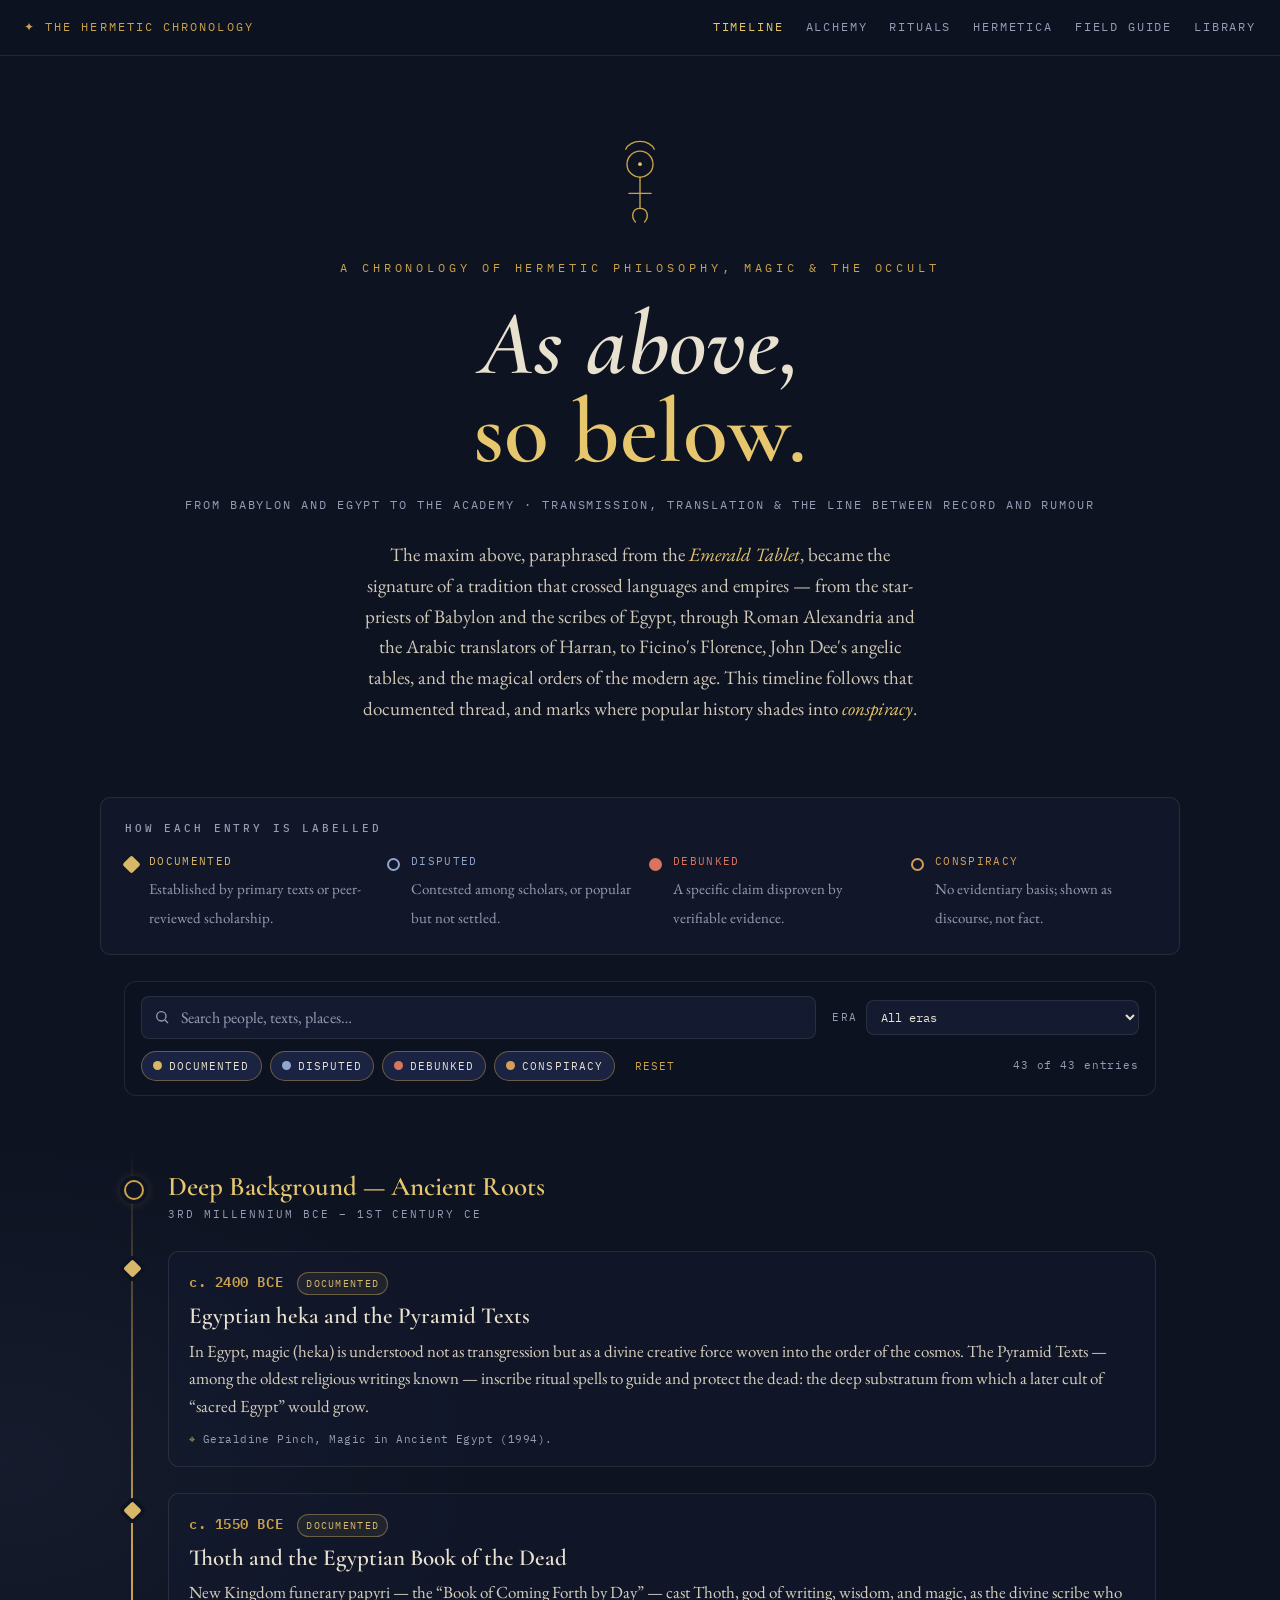
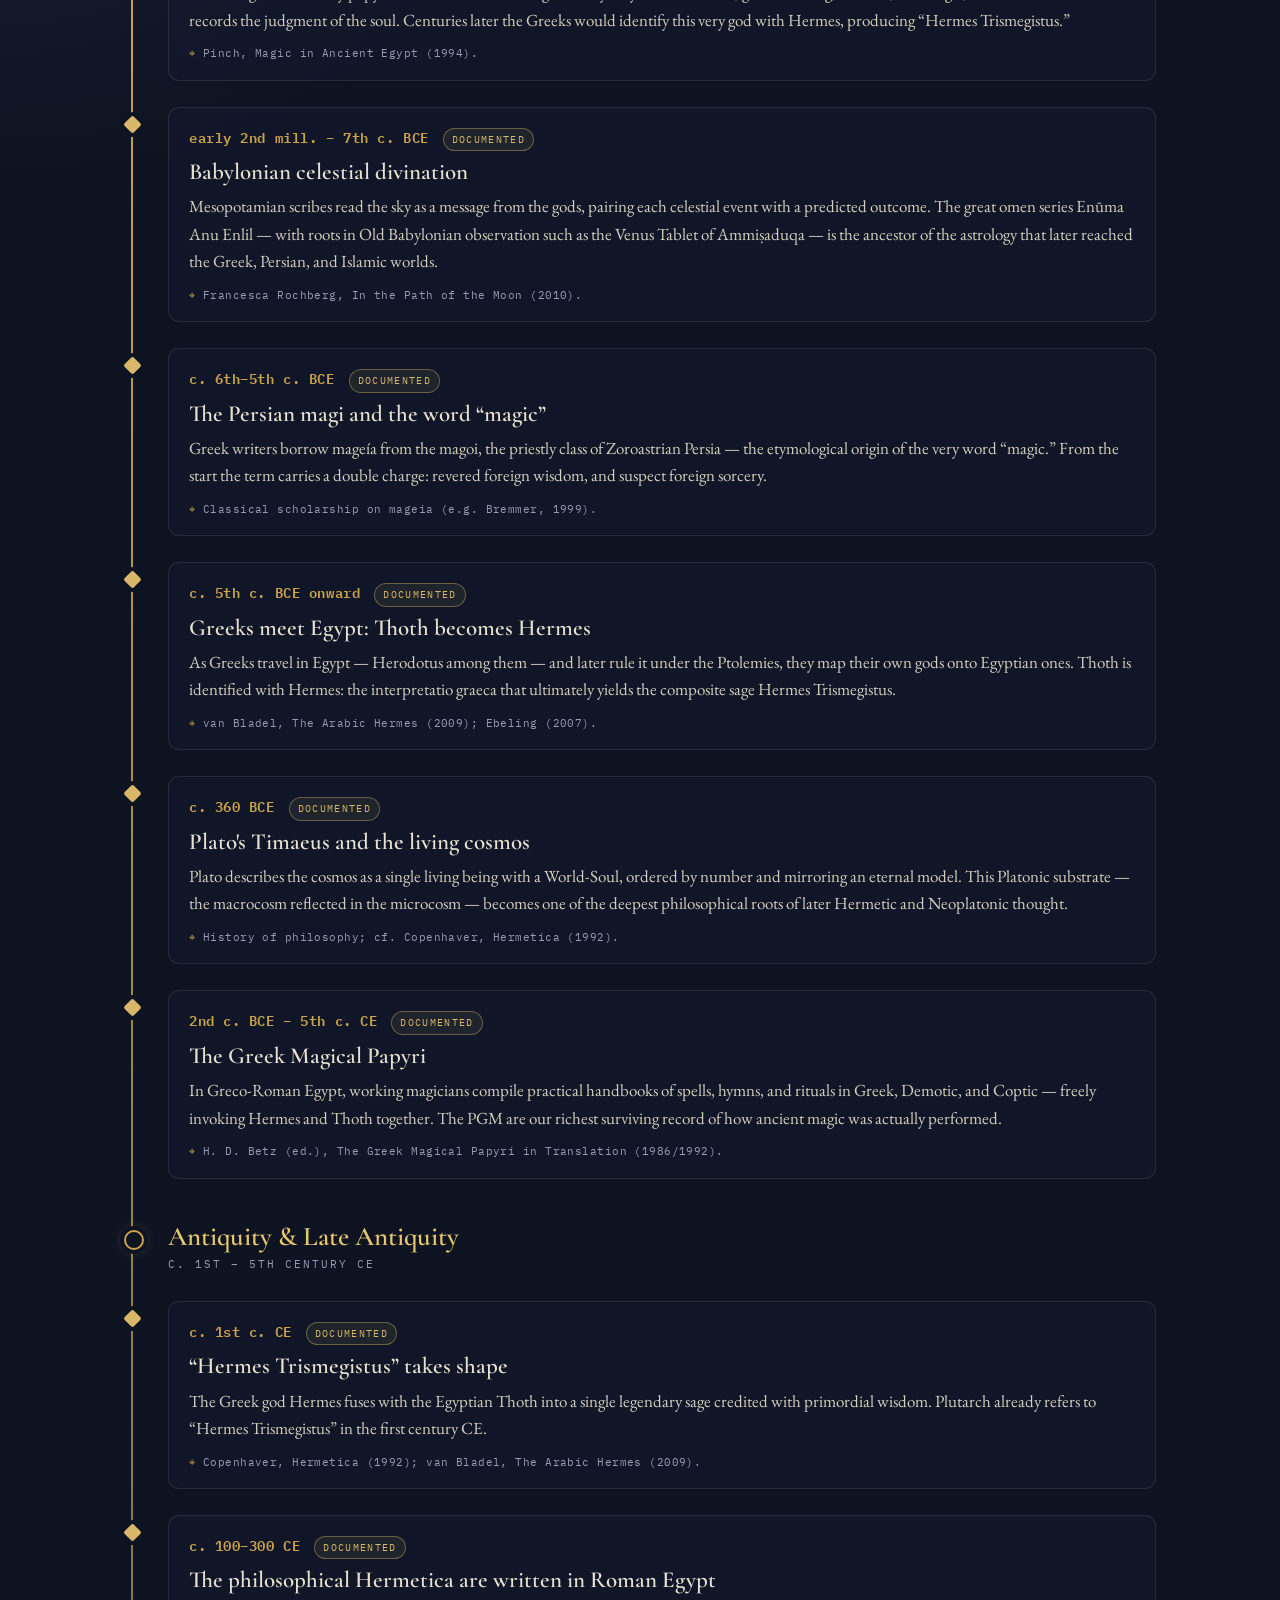
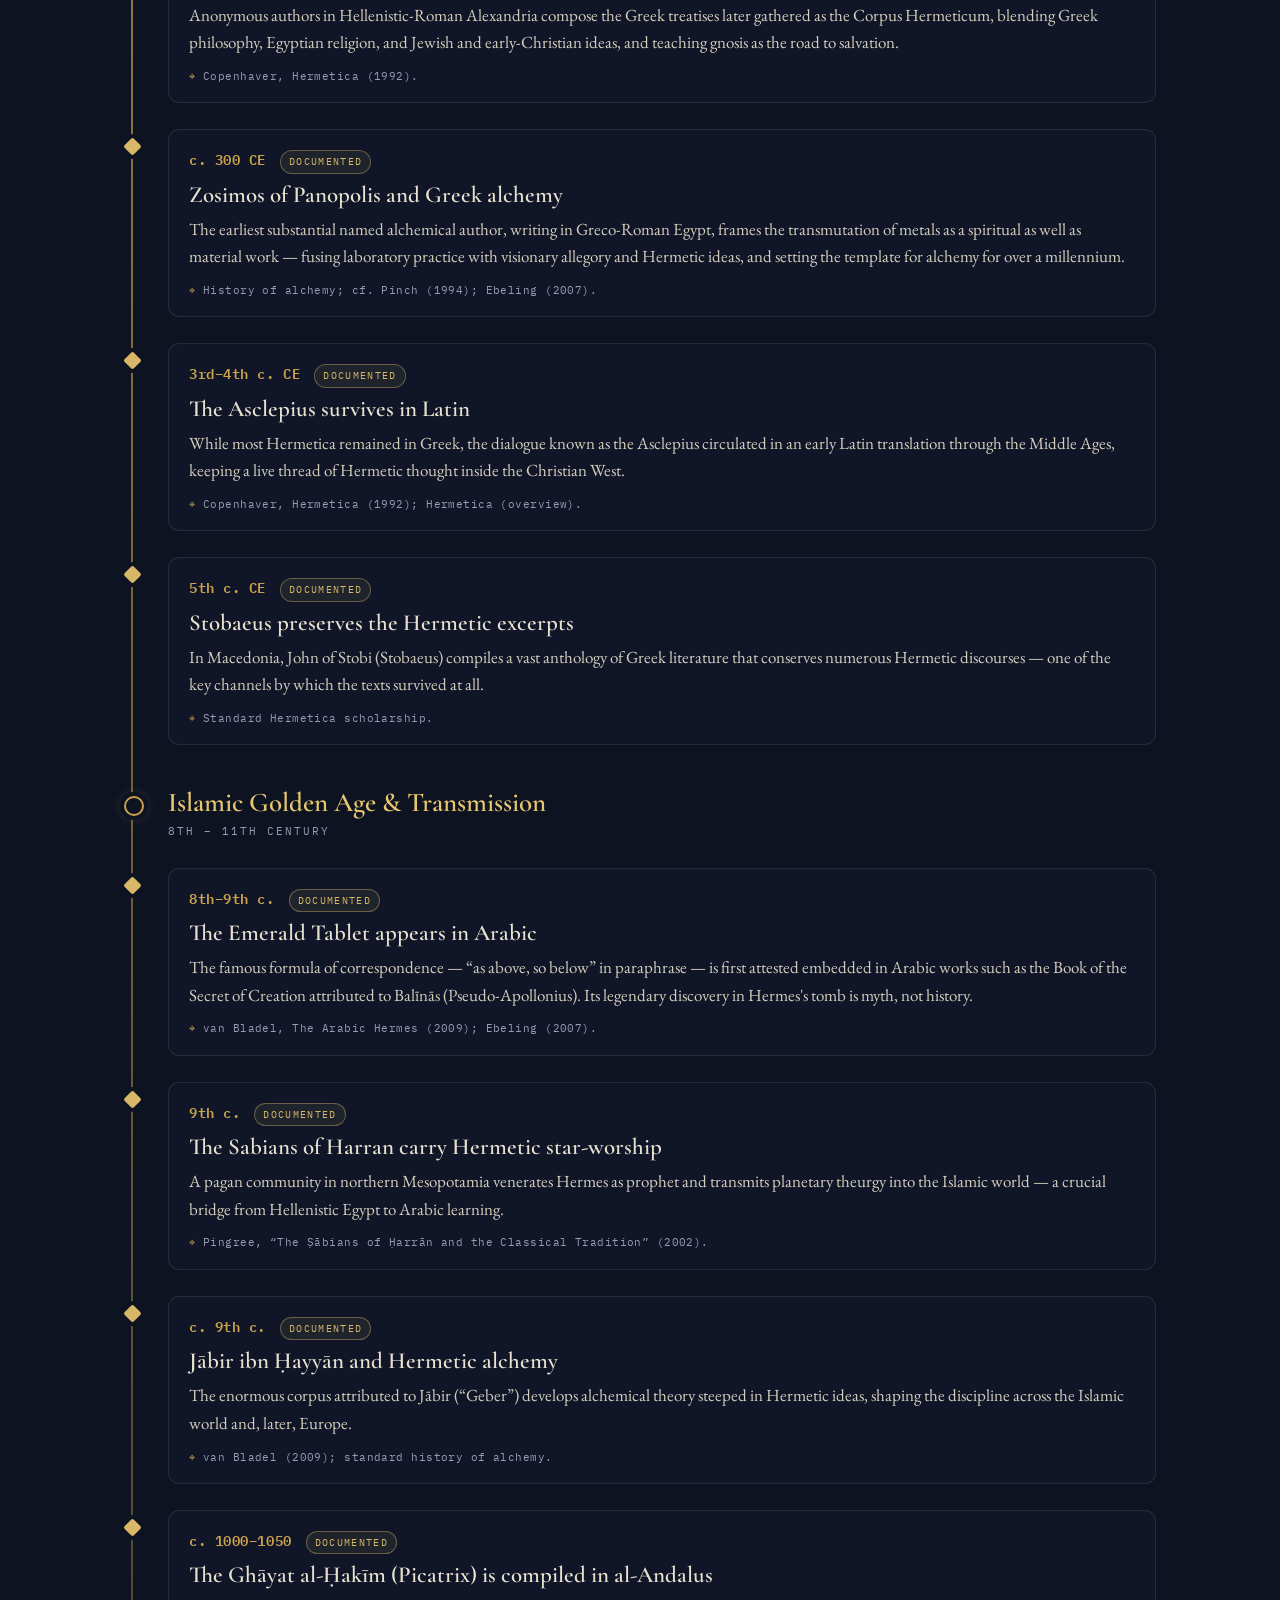
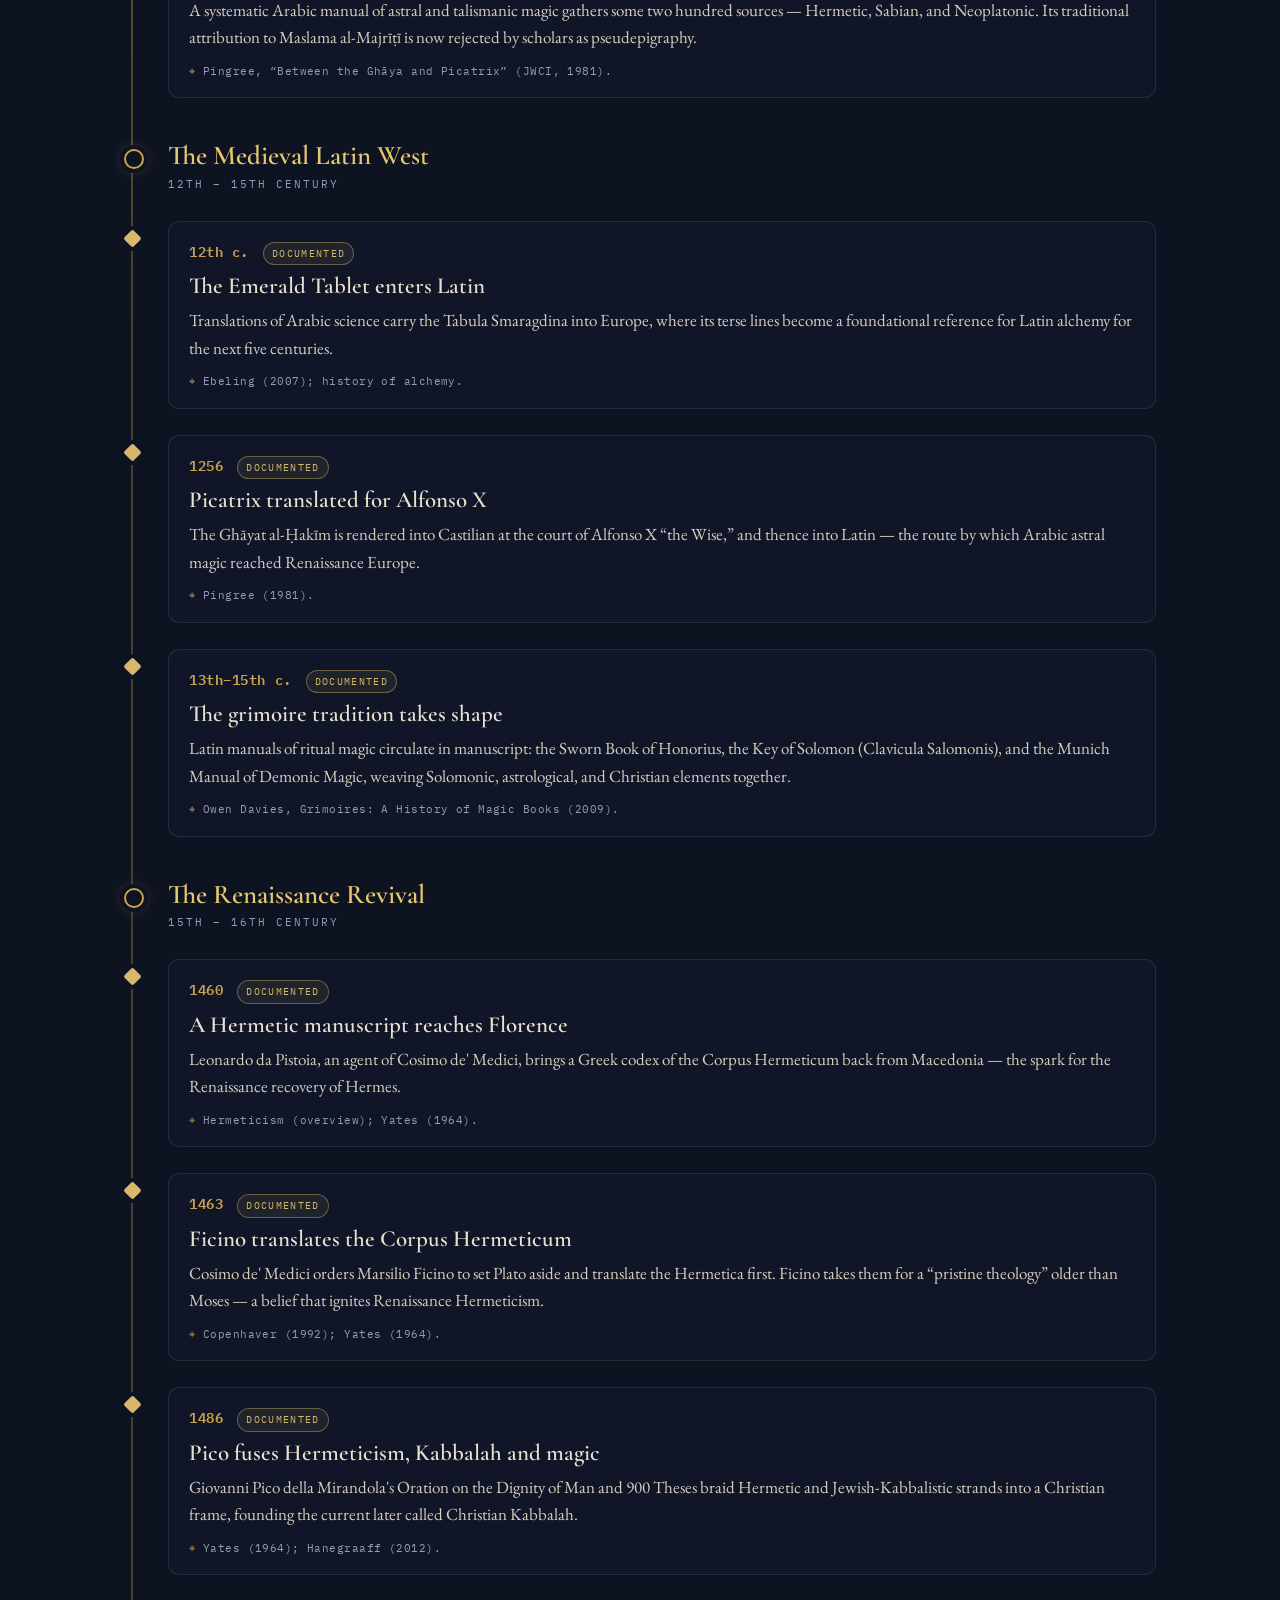
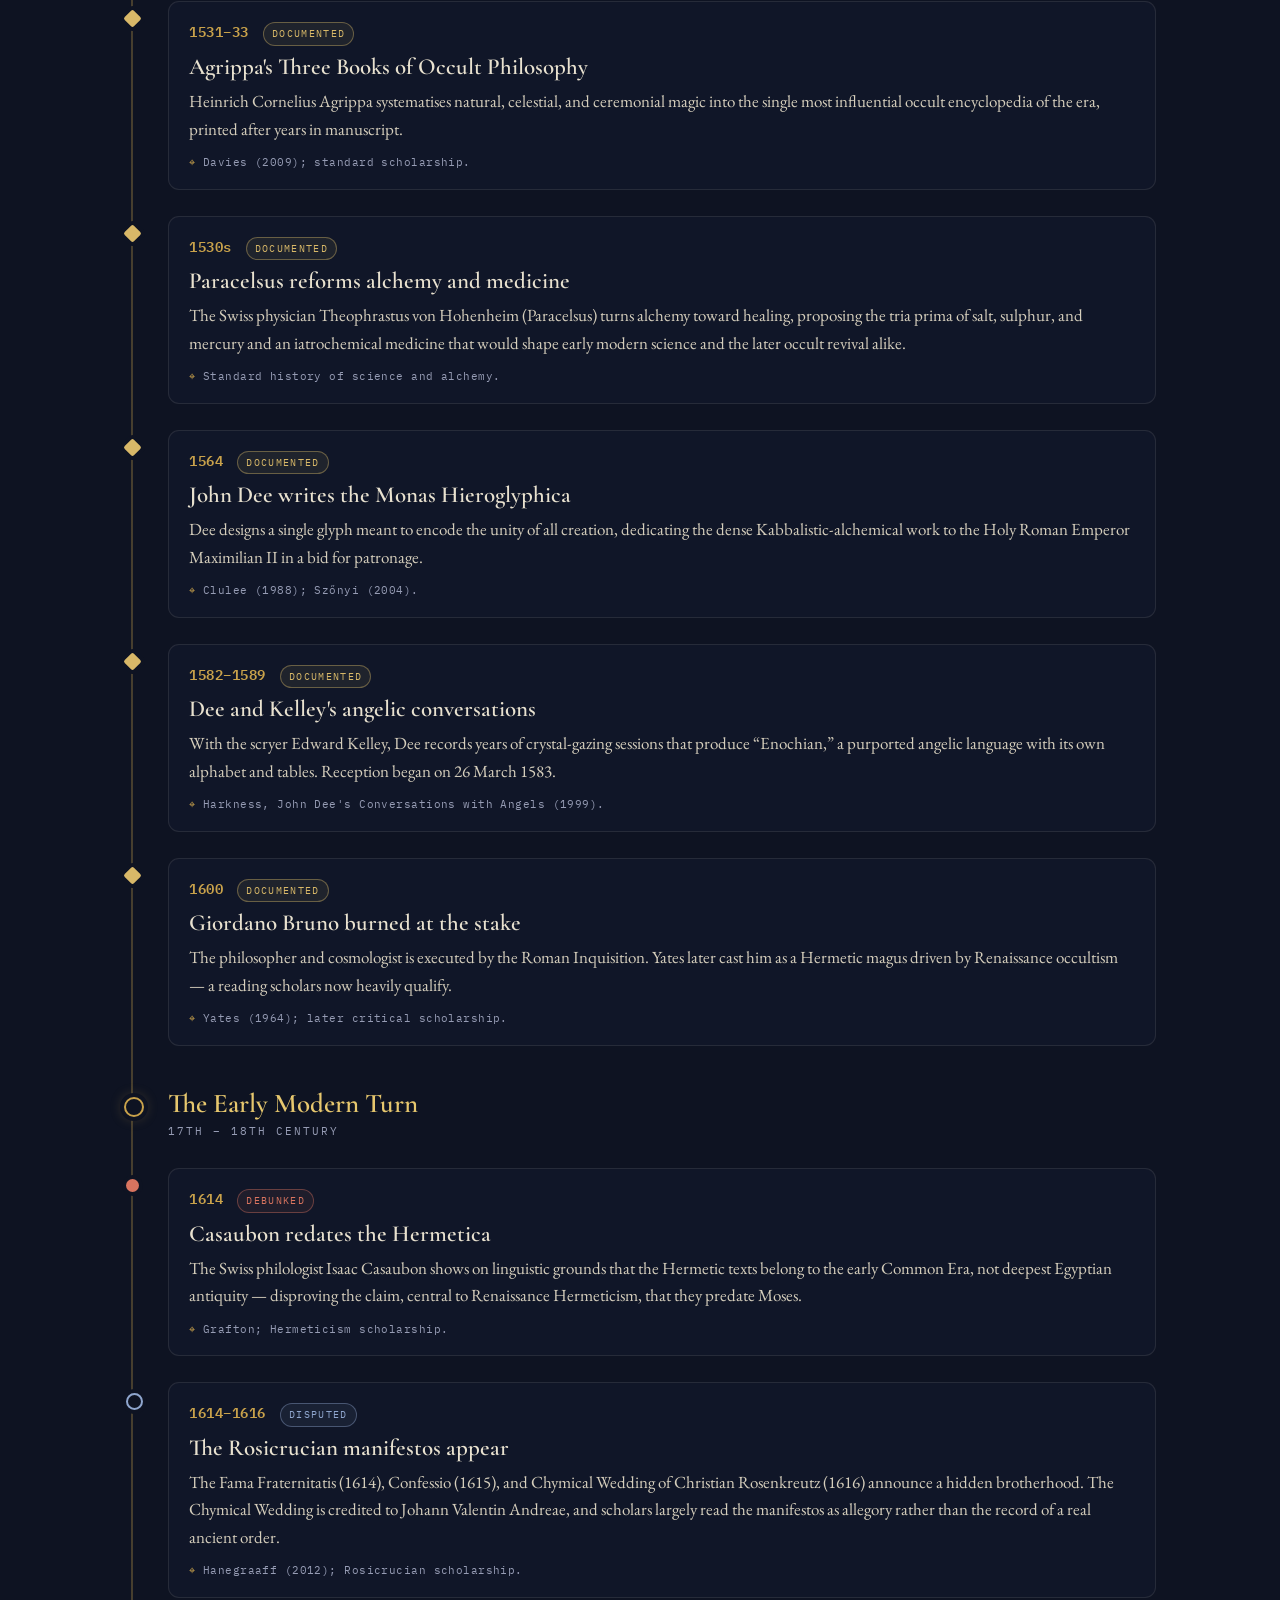
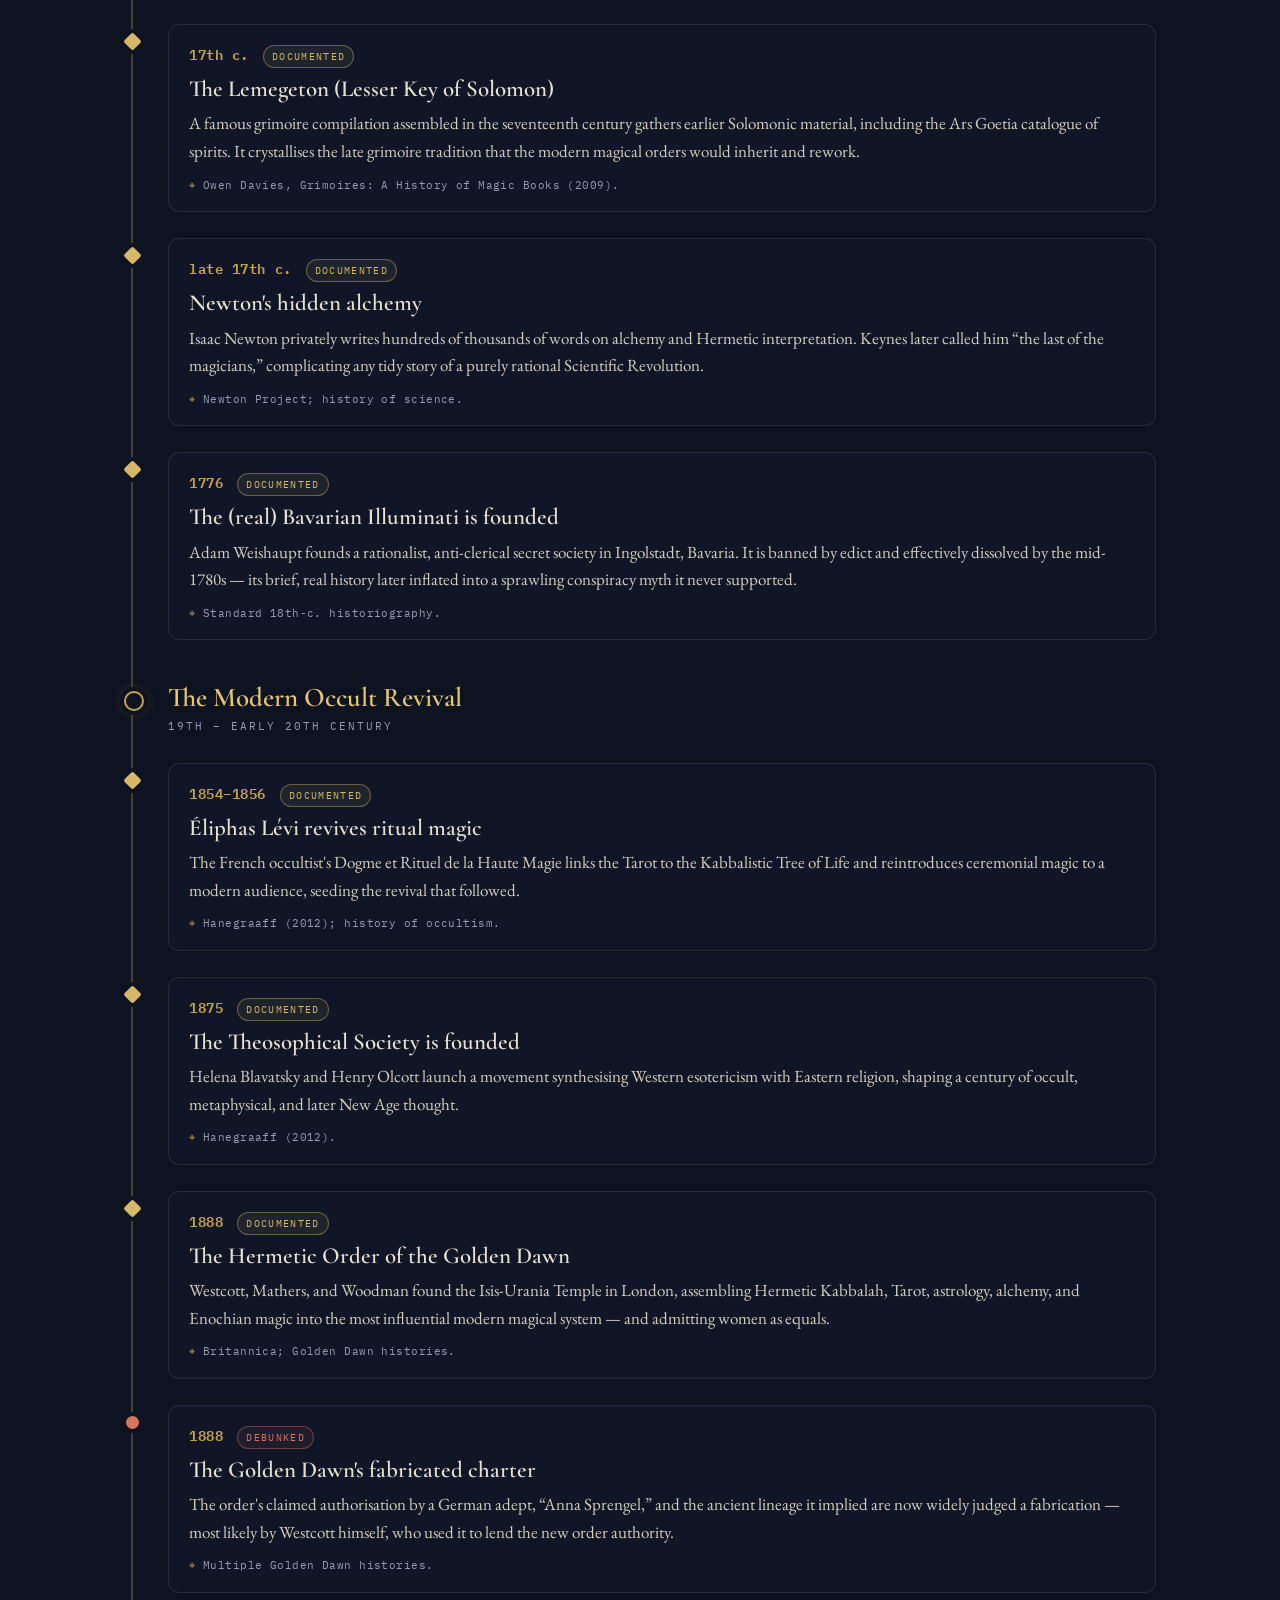
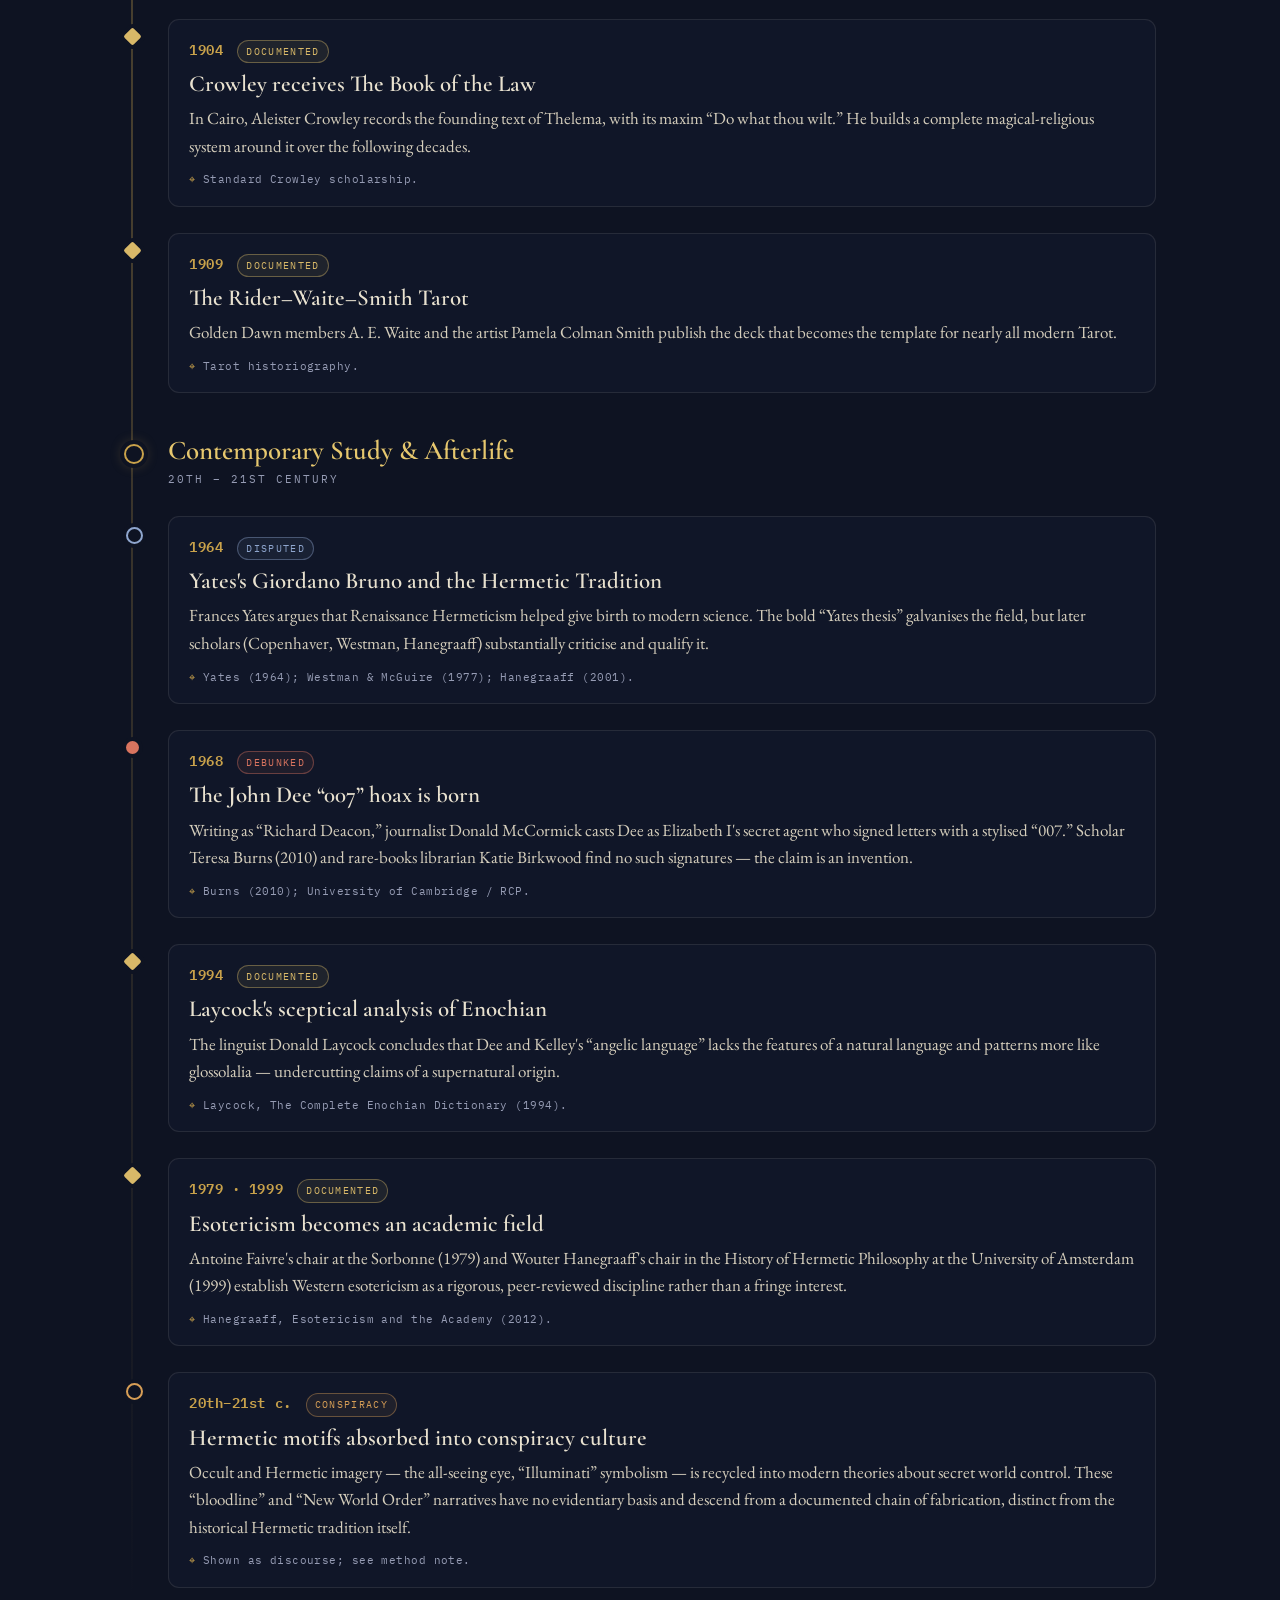
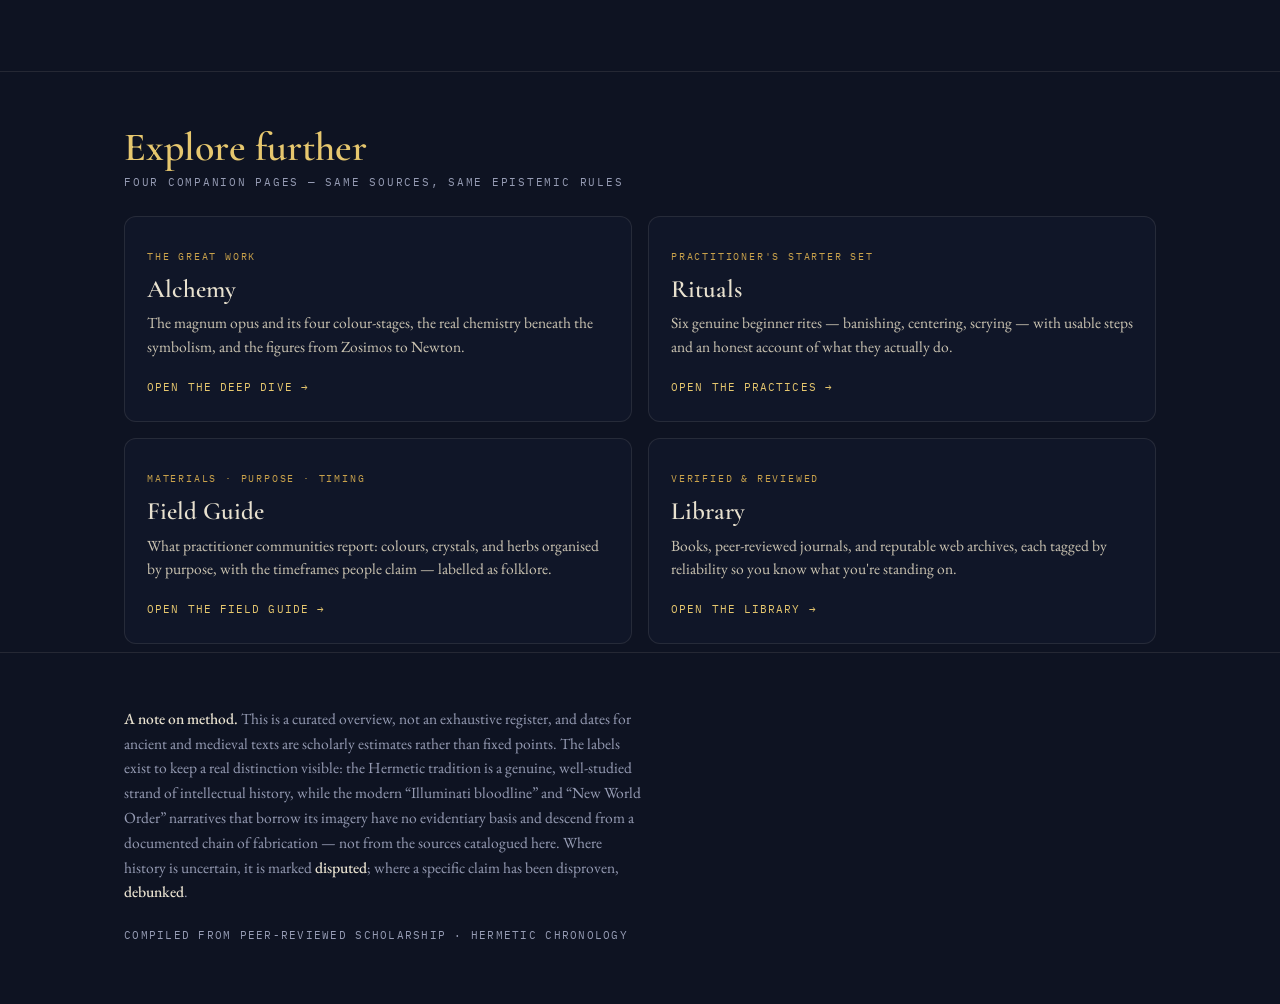
<file: index.html>
<!DOCTYPE html>
<html lang="en">
<head>
<meta charset="UTF-8" />
<meta name="viewport" content="width=device-width, initial-scale=1.0" />
<title>As Above, So Below — A Chronology of Hermetic Philosophy, Magic &amp; the Occult</title>
<meta name="description" content="A sourced timeline tracing Hermetic philosophy and magic from the Hellenistic Hermetica through Arabic transmission, Renaissance translation, John Dee, the grimoire tradition, and the modern occult revival — with documented history and conspiracy claims clearly labelled." />
<link rel="preconnect" href="https://fonts.googleapis.com" />
<link rel="preconnect" href="https://fonts.gstatic.com" crossorigin />
<link href="https://fonts.googleapis.com/css2?family=Cormorant+Garamond:ital,wght@0,400;0,500;0,600;0,700;1,400;1,500&family=EB+Garamond:ital,wght@0,400;0,500;1,400&family=IBM+Plex+Mono:wght@400;500;600&display=swap" rel="stylesheet" />
<link rel="stylesheet" href="styles.css" />
</head>
<body>

<div class="topbar">
  <a class="brand" href="index.html">✦ The Hermetic Chronology</a>
  <nav class="topnav" aria-label="Site navigation">
    <a href="index.html" aria-current="page">Timeline</a>
    <a href="alchemy.html">Alchemy</a>
    <a href="rituals.html">Rituals</a>
    <a href="hermetica.html">Hermetica</a>
    <a href="field-guide.html">Field Guide</a>
    <a href="library.html">Library</a>
  </nav>
</div>

<header class="hero">
  <div class="wrap">
    <svg class="emblem" viewBox="0 0 120 178" role="img" aria-label="Stylised Monas Hieroglyphica emblem">
      <!-- crescent (moon) -->
      <path d="M38 48 A23 17 0 0 1 82 48" />
      <!-- sun -->
      <circle cx="60" cy="71" r="20" />
      <circle class="dot" cx="60" cy="71" r="2.8" />
      <!-- cross -->
      <line x1="60" y1="91" x2="60" y2="139" />
      <line x1="43" y1="116" x2="77" y2="116" />
      <!-- aries / horns -->
      <path d="M60 139 C 49 139 45 151 53 160" />
      <path d="M60 139 C 71 139 75 151 67 160" />
    </svg>
    <div class="eyebrow">A Chronology of Hermetic Philosophy, Magic &amp; the Occult</div>
    <h1 class="maxim">As above,<span class="b">so below.</span></h1>
    <div class="hero-sub">From Babylon and Egypt to the academy · transmission, translation &amp; the line between record and rumour</div>
    <p class="lede">
      The maxim above, paraphrased from the <em>Emerald Tablet</em>, became the signature of a tradition that crossed
      languages and empires — from the star-priests of Babylon and the scribes of Egypt, through Roman Alexandria and the
      Arabic translators of Harran, to Ficino's Florence, John Dee's angelic tables, and the magical orders of the modern
      age. This timeline follows that documented thread, and marks where popular history shades into <em>conspiracy</em>.
    </p>
  </div>
</header>

<section class="legend" aria-label="How claims are labelled">
  <h2>How each entry is labelled</h2>
  <div class="legend-grid">
    <div class="leg-item"><span class="leg-mark doc"></span><span><span class="leg-name doc">Documented</span><span class="leg-desc">Established by primary texts or peer-reviewed scholarship.</span></span></div>
    <div class="leg-item"><span class="leg-mark disp"></span><span><span class="leg-name disp">Disputed</span><span class="leg-desc">Contested among scholars, or popular but not settled.</span></span></div>
    <div class="leg-item"><span class="leg-mark deb"></span><span><span class="leg-name deb">Debunked</span><span class="leg-desc">A specific claim disproven by verifiable evidence.</span></span></div>
    <div class="leg-item"><span class="leg-mark con"></span><span><span class="leg-name con">Conspiracy</span><span class="leg-desc">No evidentiary basis; shown as discourse, not fact.</span></span></div>
  </div>
</section>

<div class="controls">
  <div class="controls-inner">
    <div class="search">
      <svg width="16" height="16" viewBox="0 0 24 24" fill="none" stroke-width="2"><circle cx="11" cy="11" r="7"/><line x1="21" y1="21" x2="16.5" y2="16.5"/></svg>
      <input id="q" type="search" placeholder="Search people, texts, places…" aria-label="Search entries" />
    </div>
    <div class="field">
      <label for="era">Era</label>
      <select id="era" aria-label="Filter by era"><option value="all">All eras</option></select>
    </div>
    <div class="chips" id="chips" role="group" aria-label="Filter by status">
      <button class="chip" data-k="documented" aria-pressed="true"><span class="swatch"></span>Documented</button>
      <button class="chip" data-k="disputed" aria-pressed="true"><span class="swatch"></span>Disputed</button>
      <button class="chip" data-k="debunked" aria-pressed="true"><span class="swatch"></span>Debunked</button>
      <button class="chip" data-k="conspiracy" aria-pressed="true"><span class="swatch"></span>Conspiracy</button>
    </div>
    <button class="reset" id="reset">Reset</button>
    <span class="count" id="count"></span>
  </div>
</div>

<main class="timeline" id="timeline-start">
  <div class="tl-inner" id="tl"></div>
</main>

<section class="hub">
  <div class="wrap">
    <div class="sec-head">
      <h2>Explore further</h2>
      <div class="sub">Four companion pages — same sources, same epistemic rules</div>
    </div>
    <div class="hub-grid">
      <a class="hub-card" href="alchemy.html">
        <span class="hc-eyebrow">The Great Work</span>
        <h3>Alchemy</h3>
        <p>The magnum opus and its four colour-stages, the real chemistry beneath the symbolism, and the figures from Zosimos to Newton.</p>
        <span class="go">Open the deep dive &#8594;</span>
      </a>
      <a class="hub-card" href="rituals.html">
        <span class="hc-eyebrow">Practitioner's starter set</span>
        <h3>Rituals</h3>
        <p>Six genuine beginner rites — banishing, centering, scrying — with usable steps and an honest account of what they actually do.</p>
        <span class="go">Open the practices &#8594;</span>
      </a>
      <a class="hub-card" href="field-guide.html">
        <span class="hc-eyebrow">Materials · purpose · timing</span>
        <h3>Field Guide</h3>
        <p>What practitioner communities report: colours, crystals, and herbs organised by purpose, with the timeframes people claim — labelled as folklore.</p>
        <span class="go">Open the field guide &#8594;</span>
      </a>
      <a class="hub-card" href="library.html">
        <span class="hc-eyebrow">Verified &amp; reviewed</span>
        <h3>Library</h3>
        <p>Books, peer-reviewed journals, and reputable web archives, each tagged by reliability so you know what you're standing on.</p>
        <span class="go">Open the library &#8594;</span>
      </a>
    </div>
  </div>
</section>

<footer>
  <div class="wrap">
    <p class="foot-note">
      <strong>A note on method.</strong> This is a curated overview, not an exhaustive register, and dates for ancient
      and medieval texts are scholarly estimates rather than fixed points. The labels exist to keep a real distinction
      visible: the Hermetic tradition is a genuine, well-studied strand of intellectual history, while the modern
      “Illuminati bloodline” and “New World Order” narratives that borrow its imagery have no evidentiary basis and
      descend from a documented chain of fabrication — not from the sources catalogued here. Where history is uncertain,
      it is marked <strong>disputed</strong>; where a specific claim has been disproven, <strong>debunked</strong>.
    </p>
    <div class="foot-meta">Compiled from peer-reviewed scholarship · Hermetic Chronology</div>
  </div>
</footer>

<script>
/* ---------------- data ---------------- */
const ERAS = [
  {id:"deepbackground",name:"Deep Background — Ancient Roots",  range:"3rd millennium BCE – 1st century CE"},
  {id:"antiquity",   name:"Antiquity & Late Antiquity",       range:"c. 1st – 5th century CE"},
  {id:"islamic",     name:"Islamic Golden Age & Transmission", range:"8th – 11th century"},
  {id:"medieval",    name:"The Medieval Latin West",           range:"12th – 15th century"},
  {id:"renaissance", name:"The Renaissance Revival",           range:"15th – 16th century"},
  {id:"earlymodern", name:"The Early Modern Turn",             range:"17th – 18th century"},
  {id:"revival",     name:"The Modern Occult Revival",         range:"19th – early 20th century"},
  {id:"contemporary",name:"Contemporary Study & Afterlife",    range:"20th – 21st century"},
];
const ERA_ORDER = Object.fromEntries(ERAS.map((e,i)=>[e.id,i]));

const ENTRIES = [
  {y:-2400, era:"deepbackground", k:"documented", yr:"c. 2400 BCE",
   t:"Egyptian heka and the Pyramid Texts",
   d:"In Egypt, magic (heka) is understood not as transgression but as a divine creative force woven into the order of the cosmos. The Pyramid Texts — among the oldest religious writings known — inscribe ritual spells to guide and protect the dead: the deep substratum from which a later cult of “sacred Egypt” would grow.",
   s:"Geraldine Pinch, Magic in Ancient Egypt (1994)."},

  {y:-1550, era:"deepbackground", k:"documented", yr:"c. 1550 BCE",
   t:"Thoth and the Egyptian Book of the Dead",
   d:"New Kingdom funerary papyri — the “Book of Coming Forth by Day” — cast Thoth, god of writing, wisdom, and magic, as the divine scribe who records the judgment of the soul. Centuries later the Greeks would identify this very god with Hermes, producing “Hermes Trismegistus.”",
   s:"Pinch, Magic in Ancient Egypt (1994)."},

  {y:-1000, era:"deepbackground", k:"documented", yr:"early 2nd mill. – 7th c. BCE",
   t:"Babylonian celestial divination",
   d:"Mesopotamian scribes read the sky as a message from the gods, pairing each celestial event with a predicted outcome. The great omen series Enūma Anu Enlil — with roots in Old Babylonian observation such as the Venus Tablet of Ammiṣaduqa — is the ancestor of the astrology that later reached the Greek, Persian, and Islamic worlds.",
   s:"Francesca Rochberg, In the Path of the Moon (2010)."},

  {y:-500, era:"deepbackground", k:"documented", yr:"c. 6th–5th c. BCE",
   t:"The Persian magi and the word “magic”",
   d:"Greek writers borrow mageía from the magoi, the priestly class of Zoroastrian Persia — the etymological origin of the very word “magic.” From the start the term carries a double charge: revered foreign wisdom, and suspect foreign sorcery.",
   s:"Classical scholarship on mageia (e.g. Bremmer, 1999)."},

  {y:-450, era:"deepbackground", k:"documented", yr:"c. 5th c. BCE onward",
   t:"Greeks meet Egypt: Thoth becomes Hermes",
   d:"As Greeks travel in Egypt — Herodotus among them — and later rule it under the Ptolemies, they map their own gods onto Egyptian ones. Thoth is identified with Hermes: the interpretatio graeca that ultimately yields the composite sage Hermes Trismegistus.",
   s:"van Bladel, The Arabic Hermes (2009); Ebeling (2007)."},

  {y:-360, era:"deepbackground", k:"documented", yr:"c. 360 BCE",
   t:"Plato's Timaeus and the living cosmos",
   d:"Plato describes the cosmos as a single living being with a World-Soul, ordered by number and mirroring an eternal model. This Platonic substrate — the macrocosm reflected in the microcosm — becomes one of the deepest philosophical roots of later Hermetic and Neoplatonic thought.",
   s:"History of philosophy; cf. Copenhaver, Hermetica (1992)."},

  {y:-150, era:"deepbackground", k:"documented", yr:"2nd c. BCE – 5th c. CE",
   t:"The Greek Magical Papyri",
   d:"In Greco-Roman Egypt, working magicians compile practical handbooks of spells, hymns, and rituals in Greek, Demotic, and Coptic — freely invoking Hermes and Thoth together. The PGM are our richest surviving record of how ancient magic was actually performed.",
   s:"H. D. Betz (ed.), The Greek Magical Papyri in Translation (1986/1992)."},

  {y:-50, era:"antiquity", k:"documented", yr:"c. 1st c. CE",
   t:"“Hermes Trismegistus” takes shape",
   d:"The Greek god Hermes fuses with the Egyptian Thoth into a single legendary sage credited with primordial wisdom. Plutarch already refers to “Hermes Trismegistus” in the first century CE.",
   s:"Copenhaver, Hermetica (1992); van Bladel, The Arabic Hermes (2009)."},

  {y:200, era:"antiquity", k:"documented", yr:"c. 100–300 CE",
   t:"The philosophical Hermetica are written in Roman Egypt",
   d:"Anonymous authors in Hellenistic-Roman Alexandria compose the Greek treatises later gathered as the Corpus Hermeticum, blending Greek philosophy, Egyptian religion, and Jewish and early-Christian ideas, and teaching gnosis as the road to salvation.",
   s:"Copenhaver, Hermetica (1992)."},

  {y:350, era:"antiquity", k:"documented", yr:"3rd–4th c. CE",
   t:"The Asclepius survives in Latin",
   d:"While most Hermetica remained in Greek, the dialogue known as the Asclepius circulated in an early Latin translation through the Middle Ages, keeping a live thread of Hermetic thought inside the Christian West.",
   s:"Copenhaver, Hermetica (1992); Hermetica (overview)."},

  {y:450, era:"antiquity", k:"documented", yr:"5th c. CE",
   t:"Stobaeus preserves the Hermetic excerpts",
   d:"In Macedonia, John of Stobi (Stobaeus) compiles a vast anthology of Greek literature that conserves numerous Hermetic discourses — one of the key channels by which the texts survived at all.",
   s:"Standard Hermetica scholarship."},

  {y:800, era:"islamic", k:"documented", yr:"8th–9th c.",
   t:"The Emerald Tablet appears in Arabic",
   d:"The famous formula of correspondence — “as above, so below” in paraphrase — is first attested embedded in Arabic works such as the Book of the Secret of Creation attributed to Balīnās (Pseudo-Apollonius). Its legendary discovery in Hermes's tomb is myth, not history.",
   s:"van Bladel, The Arabic Hermes (2009); Ebeling (2007)."},

  {y:850, era:"islamic", k:"documented", yr:"9th c.",
   t:"The Sabians of Harran carry Hermetic star-worship",
   d:"A pagan community in northern Mesopotamia venerates Hermes as prophet and transmits planetary theurgy into the Islamic world — a crucial bridge from Hellenistic Egypt to Arabic learning.",
   s:"Pingree, “The Ṣābians of Ḥarrān and the Classical Tradition” (2002)."},

  {y:870, era:"islamic", k:"documented", yr:"c. 9th c.",
   t:"Jābir ibn Ḥayyān and Hermetic alchemy",
   d:"The enormous corpus attributed to Jābir (“Geber”) develops alchemical theory steeped in Hermetic ideas, shaping the discipline across the Islamic world and, later, Europe.",
   s:"van Bladel (2009); standard history of alchemy."},

  {y:1025, era:"islamic", k:"documented", yr:"c. 1000–1050",
   t:"The Ghāyat al-Ḥakīm (Picatrix) is compiled in al-Andalus",
   d:"A systematic Arabic manual of astral and talismanic magic gathers some two hundred sources — Hermetic, Sabian, and Neoplatonic. Its traditional attribution to Maslama al-Majrīṭī is now rejected by scholars as pseudepigraphy.",
   s:"Pingree, “Between the Ghāya and Picatrix” (JWCI, 1981)."},

  {y:1140, era:"medieval", k:"documented", yr:"12th c.",
   t:"The Emerald Tablet enters Latin",
   d:"Translations of Arabic science carry the Tabula Smaragdina into Europe, where its terse lines become a foundational reference for Latin alchemy for the next five centuries.",
   s:"Ebeling (2007); history of alchemy."},

  {y:1256, era:"medieval", k:"documented", yr:"1256",
   t:"Picatrix translated for Alfonso X",
   d:"The Ghāyat al-Ḥakīm is rendered into Castilian at the court of Alfonso X “the Wise,” and thence into Latin — the route by which Arabic astral magic reached Renaissance Europe.",
   s:"Pingree (1981)."},

  {y:1350, era:"medieval", k:"documented", yr:"13th–15th c.",
   t:"The grimoire tradition takes shape",
   d:"Latin manuals of ritual magic circulate in manuscript: the Sworn Book of Honorius, the Key of Solomon (Clavicula Salomonis), and the Munich Manual of Demonic Magic, weaving Solomonic, astrological, and Christian elements together.",
   s:"Owen Davies, Grimoires: A History of Magic Books (2009)."},

  {y:1460, era:"renaissance", k:"documented", yr:"1460",
   t:"A Hermetic manuscript reaches Florence",
   d:"Leonardo da Pistoia, an agent of Cosimo de' Medici, brings a Greek codex of the Corpus Hermeticum back from Macedonia — the spark for the Renaissance recovery of Hermes.",
   s:"Hermeticism (overview); Yates (1964)."},

  {y:1463, era:"renaissance", k:"documented", yr:"1463",
   t:"Ficino translates the Corpus Hermeticum",
   d:"Cosimo de' Medici orders Marsilio Ficino to set Plato aside and translate the Hermetica first. Ficino takes them for a “pristine theology” older than Moses — a belief that ignites Renaissance Hermeticism.",
   s:"Copenhaver (1992); Yates (1964)."},

  {y:1486, era:"renaissance", k:"documented", yr:"1486",
   t:"Pico fuses Hermeticism, Kabbalah and magic",
   d:"Giovanni Pico della Mirandola's Oration on the Dignity of Man and 900 Theses braid Hermetic and Jewish-Kabbalistic strands into a Christian frame, founding the current later called Christian Kabbalah.",
   s:"Yates (1964); Hanegraaff (2012)."},

  {y:1531, era:"renaissance", k:"documented", yr:"1531–33",
   t:"Agrippa's Three Books of Occult Philosophy",
   d:"Heinrich Cornelius Agrippa systematises natural, celestial, and ceremonial magic into the single most influential occult encyclopedia of the era, printed after years in manuscript.",
   s:"Davies (2009); standard scholarship."},

  {y:1564, era:"renaissance", k:"documented", yr:"1564",
   t:"John Dee writes the Monas Hieroglyphica",
   d:"Dee designs a single glyph meant to encode the unity of all creation, dedicating the dense Kabbalistic-alchemical work to the Holy Roman Emperor Maximilian II in a bid for patronage.",
   s:"Clulee (1988); Szőnyi (2004)."},

  {y:1583, era:"renaissance", k:"documented", yr:"1582–1589",
   t:"Dee and Kelley's angelic conversations",
   d:"With the scryer Edward Kelley, Dee records years of crystal-gazing sessions that produce “Enochian,” a purported angelic language with its own alphabet and tables. Reception began on 26 March 1583.",
   s:"Harkness, John Dee's Conversations with Angels (1999)."},

  {y:1600, era:"renaissance", k:"documented", yr:"1600",
   t:"Giordano Bruno burned at the stake",
   d:"The philosopher and cosmologist is executed by the Roman Inquisition. Yates later cast him as a Hermetic magus driven by Renaissance occultism — a reading scholars now heavily qualify.",
   s:"Yates (1964); later critical scholarship."},

  {y:1614, era:"earlymodern", k:"debunked", yr:"1614",
   t:"Casaubon redates the Hermetica",
   d:"The Swiss philologist Isaac Casaubon shows on linguistic grounds that the Hermetic texts belong to the early Common Era, not deepest Egyptian antiquity — disproving the claim, central to Renaissance Hermeticism, that they predate Moses.",
   s:"Grafton; Hermeticism scholarship."},

  {y:1615, era:"earlymodern", k:"disputed", yr:"1614–1616",
   t:"The Rosicrucian manifestos appear",
   d:"The Fama Fraternitatis (1614), Confessio (1615), and Chymical Wedding of Christian Rosenkreutz (1616) announce a hidden brotherhood. The Chymical Wedding is credited to Johann Valentin Andreae, and scholars largely read the manifestos as allegory rather than the record of a real ancient order.",
   s:"Hanegraaff (2012); Rosicrucian scholarship."},

  {y:1685, era:"earlymodern", k:"documented", yr:"late 17th c.",
   t:"Newton's hidden alchemy",
   d:"Isaac Newton privately writes hundreds of thousands of words on alchemy and Hermetic interpretation. Keynes later called him “the last of the magicians,” complicating any tidy story of a purely rational Scientific Revolution.",
   s:"Newton Project; history of science."},

  {y:1776, era:"earlymodern", k:"documented", yr:"1776",
   t:"The (real) Bavarian Illuminati is founded",
   d:"Adam Weishaupt founds a rationalist, anti-clerical secret society in Ingolstadt, Bavaria. It is banned by edict and effectively dissolved by the mid-1780s — its brief, real history later inflated into a sprawling conspiracy myth it never supported.",
   s:"Standard 18th-c. historiography."},

  {y:1855, era:"revival", k:"documented", yr:"1854–1856",
   t:"Éliphas Lévi revives ritual magic",
   d:"The French occultist's Dogme et Rituel de la Haute Magie links the Tarot to the Kabbalistic Tree of Life and reintroduces ceremonial magic to a modern audience, seeding the revival that followed.",
   s:"Hanegraaff (2012); history of occultism."},

  {y:1875, era:"revival", k:"documented", yr:"1875",
   t:"The Theosophical Society is founded",
   d:"Helena Blavatsky and Henry Olcott launch a movement synthesising Western esotericism with Eastern religion, shaping a century of occult, metaphysical, and later New Age thought.",
   s:"Hanegraaff (2012)."},

  {y:1888, era:"revival", k:"documented", yr:"1888",
   t:"The Hermetic Order of the Golden Dawn",
   d:"Westcott, Mathers, and Woodman found the Isis-Urania Temple in London, assembling Hermetic Kabbalah, Tarot, astrology, alchemy, and Enochian magic into the most influential modern magical system — and admitting women as equals.",
   s:"Britannica; Golden Dawn histories."},

  {y:1888.5, era:"revival", k:"debunked", yr:"1888",
   t:"The Golden Dawn's fabricated charter",
   d:"The order's claimed authorisation by a German adept, “Anna Sprengel,” and the ancient lineage it implied are now widely judged a fabrication — most likely by Westcott himself, who used it to lend the new order authority.",
   s:"Multiple Golden Dawn histories."},

  {y:1904, era:"revival", k:"documented", yr:"1904",
   t:"Crowley receives The Book of the Law",
   d:"In Cairo, Aleister Crowley records the founding text of Thelema, with its maxim “Do what thou wilt.” He builds a complete magical-religious system around it over the following decades.",
   s:"Standard Crowley scholarship."},

  {y:1909, era:"revival", k:"documented", yr:"1909",
   t:"The Rider–Waite–Smith Tarot",
   d:"Golden Dawn members A. E. Waite and the artist Pamela Colman Smith publish the deck that becomes the template for nearly all modern Tarot.",
   s:"Tarot historiography."},

  {y:1964, era:"contemporary", k:"disputed", yr:"1964",
   t:"Yates's Giordano Bruno and the Hermetic Tradition",
   d:"Frances Yates argues that Renaissance Hermeticism helped give birth to modern science. The bold “Yates thesis” galvanises the field, but later scholars (Copenhaver, Westman, Hanegraaff) substantially criticise and qualify it.",
   s:"Yates (1964); Westman & McGuire (1977); Hanegraaff (2001)."},

  {y:1968, era:"contemporary", k:"debunked", yr:"1968",
   t:"The John Dee “007” hoax is born",
   d:"Writing as “Richard Deacon,” journalist Donald McCormick casts Dee as Elizabeth I's secret agent who signed letters with a stylised “007.” Scholar Teresa Burns (2010) and rare-books librarian Katie Birkwood find no such signatures — the claim is an invention.",
   s:"Burns (2010); University of Cambridge / RCP."},

  {y:1994, era:"contemporary", k:"documented", yr:"1994",
   t:"Laycock's sceptical analysis of Enochian",
   d:"The linguist Donald Laycock concludes that Dee and Kelley's “angelic language” lacks the features of a natural language and patterns more like glossolalia — undercutting claims of a supernatural origin.",
   s:"Laycock, The Complete Enochian Dictionary (1994)."},

  {y:1999, era:"contemporary", k:"documented", yr:"1979 · 1999",
   t:"Esotericism becomes an academic field",
   d:"Antoine Faivre's chair at the Sorbonne (1979) and Wouter Hanegraaff's chair in the History of Hermetic Philosophy at the University of Amsterdam (1999) establish Western esotericism as a rigorous, peer-reviewed discipline rather than a fringe interest.",
   s:"Hanegraaff, Esotericism and the Academy (2012)."},

  {y:2020, era:"contemporary", k:"conspiracy", yr:"20th–21st c.",
   t:"Hermetic motifs absorbed into conspiracy culture",
   d:"Occult and Hermetic imagery — the all-seeing eye, “Illuminati” symbolism — is recycled into modern theories about secret world control. These “bloodline” and “New World Order” narratives have no evidentiary basis and descend from a documented chain of fabrication, distinct from the historical Hermetic tradition itself.",
   s:"Shown as discourse; see method note."},

  {y:300, era:"antiquity", k:"documented", yr:"c. 300 CE",
   t:"Zosimos of Panopolis and Greek alchemy",
   d:"The earliest substantial named alchemical author, writing in Greco-Roman Egypt, frames the transmutation of metals as a spiritual as well as material work — fusing laboratory practice with visionary allegory and Hermetic ideas, and setting the template for alchemy for over a millennium.",
   s:"History of alchemy; cf. Pinch (1994); Ebeling (2007)."},

  {y:1536, era:"renaissance", k:"documented", yr:"1530s",
   t:"Paracelsus reforms alchemy and medicine",
   d:"The Swiss physician Theophrastus von Hohenheim (Paracelsus) turns alchemy toward healing, proposing the tria prima of salt, sulphur, and mercury and an iatrochemical medicine that would shape early modern science and the later occult revival alike.",
   s:"Standard history of science and alchemy."},

  {y:1640, era:"earlymodern", k:"documented", yr:"17th c.",
   t:"The Lemegeton (Lesser Key of Solomon)",
   d:"A famous grimoire compilation assembled in the seventeenth century gathers earlier Solomonic material, including the Ars Goetia catalogue of spirits. It crystallises the late grimoire tradition that the modern magical orders would inherit and rework.",
   s:"Owen Davies, Grimoires: A History of Magic Books (2009)."},
];

/* ---------------- state + render ---------------- */
const state = {
  q:"",
  era:"all",
  statuses:new Set(["documented","disputed","debunked","conspiracy"]),
};
const STAG = {documented:"doc",disputed:"disp",debunked:"deb",conspiracy:"con"};

const tl = document.getElementById("tl");
const countEl = document.getElementById("count");
let observer = null;

function esc(s){return s.replace(/[&<>"]/g,c=>({"&":"&amp;","<":"&lt;",">":"&gt;",'"':"&quot;"}[c]));}

function passes(e){
  if(!state.statuses.has(e.k)) return false;
  if(state.era!=="all" && e.era!==state.era) return false;
  if(state.q){
    const hay=(e.t+" "+e.d+" "+e.yr+" "+e.s).toLowerCase();
    if(!hay.includes(state.q)) return false;
  }
  return true;
}

function render(){
  const items=ENTRIES.filter(passes).sort((a,b)=>{
    const ea=ERA_ORDER[a.era]-ERA_ORDER[b.era];
    return ea!==0?ea:a.y-b.y;
  });
  countEl.textContent = items.length + " of " + ENTRIES.length + " entries";

  if(items.length===0){
    tl.innerHTML='<div class="empty"><b>No entries match these filters.</b> Try clearing the search or re-enabling a status above.</div>';
    return;
  }

  let html="", lastEra=null;
  for(const e of items){
    if(e.era!==lastEra){
      const era=ERAS.find(x=>x.id===e.era);
      html+='<section class="era"><h2 class="era-name">'+esc(era.name)+'</h2><div class="era-range">'+esc(era.range)+'</div></section>';
      lastEra=e.era;
    }
    const tag=STAG[e.k];
    html+=''
      +'<article class="entry" data-k="'+e.k+'">'
      +'<div class="card">'
      +'<div class="card-head"><span class="yr">'+esc(e.yr)+'</span>'
      +'<span class="tag '+tag+'">'+e.k+'</span></div>'
      +'<h3>'+esc(e.t)+'</h3>'
      +'<p>'+esc(e.d)+'</p>'
      +'<div class="src">'+esc(e.s)+'</div>'
      +'</div></article>';
  }
  tl.innerHTML=html;
  observeReveal();
}

function observeReveal(){
  if(!document.body.classList.contains("js")) return;
  if(observer) observer.disconnect();
  const reduce=window.matchMedia("(prefers-reduced-motion: reduce)").matches;
  const targets=tl.querySelectorAll(".entry, .era");
  if(reduce){ targets.forEach(t=>t.classList.add("in-view")); return; }
  observer=new IntersectionObserver((entries)=>{
    entries.forEach(en=>{ if(en.isIntersecting){ en.target.classList.add("in-view"); observer.unobserve(en.target);} });
  },{rootMargin:"0px 0px -8% 0px",threshold:0.05});
  targets.forEach(t=>observer.observe(t));
}

/* ---------------- controls wiring ---------------- */
function buildEraSelect(){
  const sel=document.getElementById("era");
  ERAS.forEach(e=>{
    const o=document.createElement("option");
    o.value=e.id; o.textContent=e.name;
    sel.appendChild(o);
  });
  sel.addEventListener("change",()=>{state.era=sel.value;render();});
}

document.getElementById("q").addEventListener("input",ev=>{
  state.q=ev.target.value.trim().toLowerCase(); render();
});

document.getElementById("chips").addEventListener("click",ev=>{
  const chip=ev.target.closest(".chip"); if(!chip) return;
  const k=chip.dataset.k;
  if(state.statuses.has(k)){ state.statuses.delete(k); chip.setAttribute("aria-pressed","false"); chip.classList.add("off"); }
  else { state.statuses.add(k); chip.setAttribute("aria-pressed","true"); chip.classList.remove("off"); }
  render();
});

document.getElementById("reset").addEventListener("click",()=>{
  state.q=""; state.era="all";
  state.statuses=new Set(["documented","disputed","debunked","conspiracy"]);
  document.getElementById("q").value="";
  document.getElementById("era").value="all";
  document.querySelectorAll(".chip").forEach(c=>{c.setAttribute("aria-pressed","true");c.classList.remove("off");});
  render();
});

/* ---------------- init ---------------- */
document.body.classList.add("js");
buildEraSelect();
render();
</script>
</body>
</html>
</file>
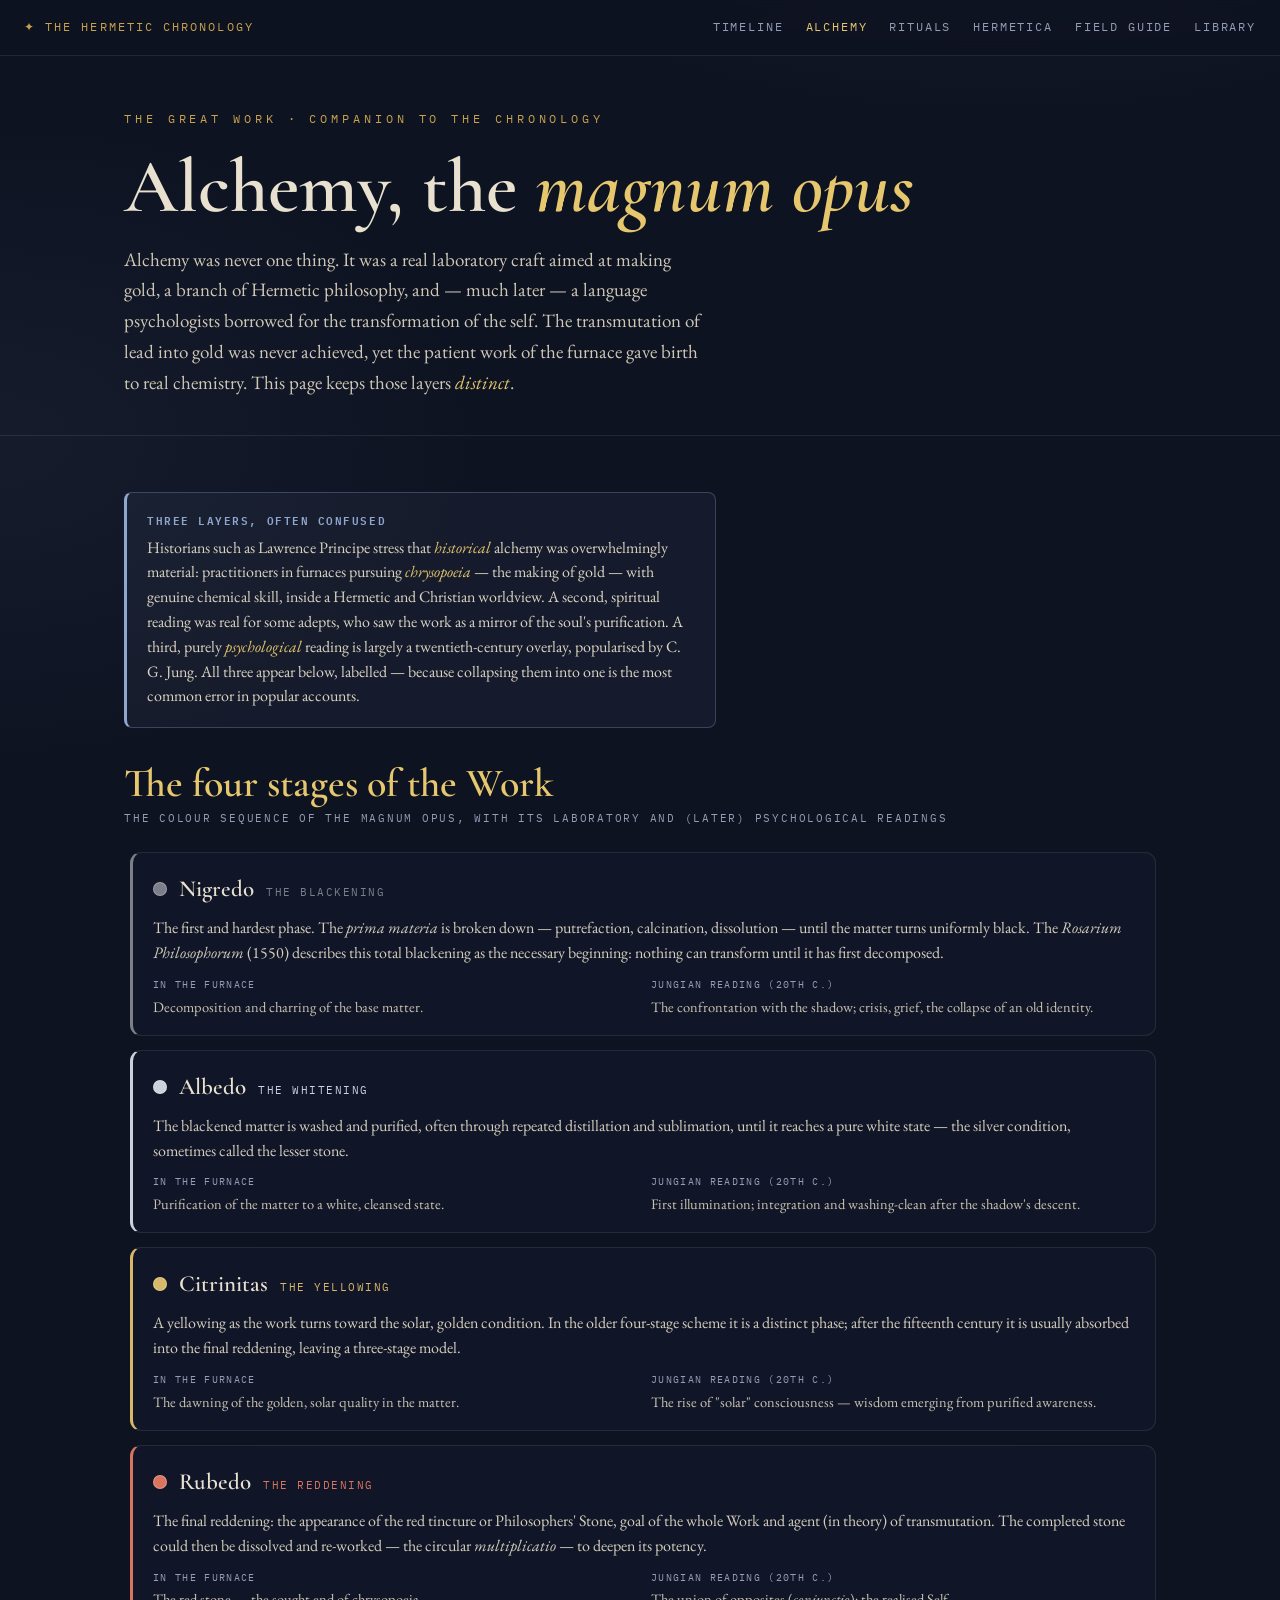
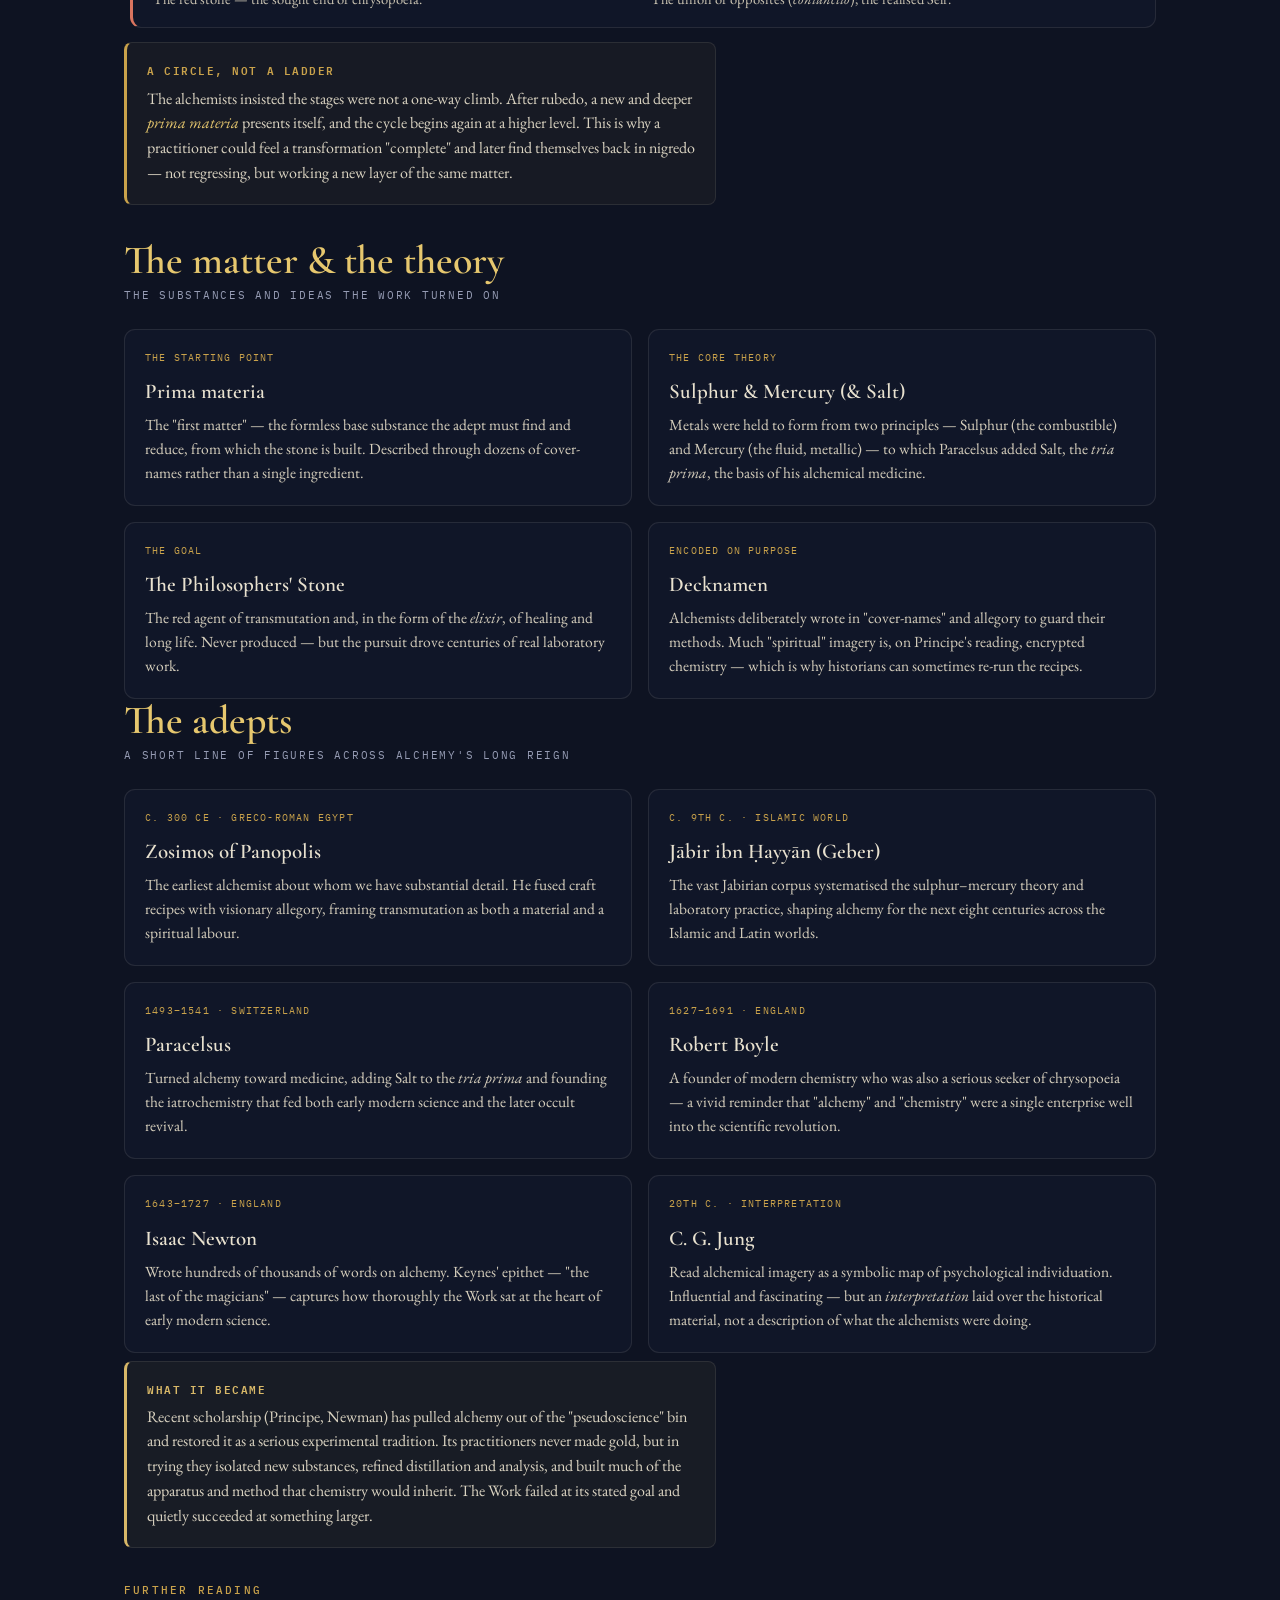
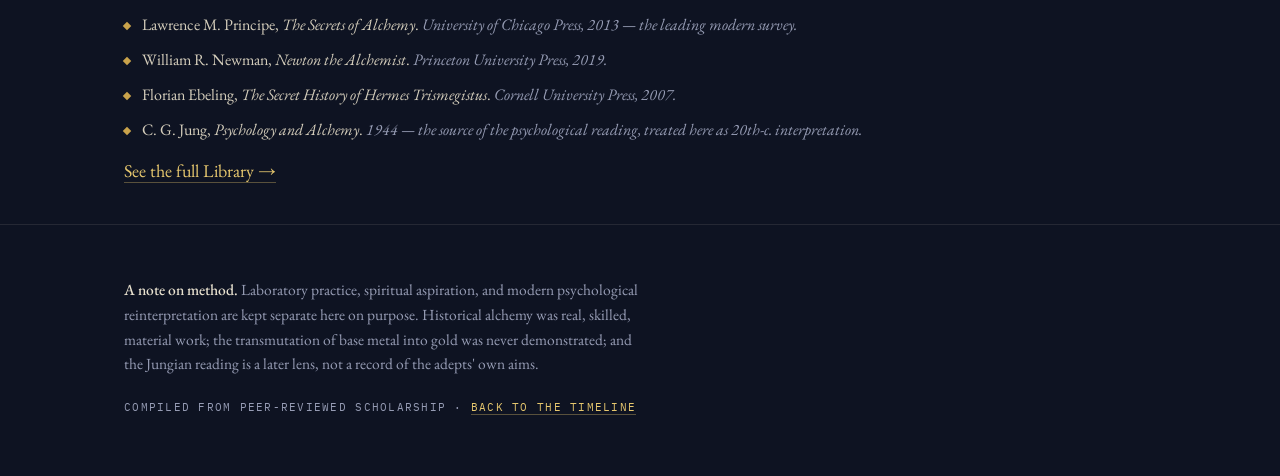
<file: alchemy.html>
<!DOCTYPE html>
<html lang="en">
<head>
<meta charset="UTF-8" />
<meta name="viewport" content="width=device-width, initial-scale=1.0" />
<title>Alchemy — The Hermetic Chronology</title>
<meta name="description" content="The Great Work: alchemy's four colour-stages, the real chemistry beneath the symbolism, its materials and theory, and the adepts from Zosimos to Newton — with laboratory, spiritual, and Jungian readings kept distinct." />
<link rel="preconnect" href="https://fonts.googleapis.com" />
<link rel="preconnect" href="https://fonts.gstatic.com" crossorigin />
<link href="https://fonts.googleapis.com/css2?family=Cormorant+Garamond:ital,wght@0,400;0,500;0,600;0,700;1,400;1,500&family=EB+Garamond:ital,wght@0,400;0,500;1,400&family=IBM+Plex+Mono:wght@400;500;600&display=swap" rel="stylesheet" />
<link rel="stylesheet" href="styles.css" />
</head>
<body>

<div class="topbar">
  <a class="brand" href="index.html">✦ The Hermetic Chronology</a>
  <nav class="topnav" aria-label="Site navigation">
    <a href="index.html">Timeline</a>
    <a href="alchemy.html" aria-current="page">Alchemy</a>
    <a href="rituals.html">Rituals</a>
    <a href="hermetica.html">Hermetica</a>
    <a href="field-guide.html">Field Guide</a>
    <a href="library.html">Library</a>
  </nav>
</div>

<header class="page-hero">
  <div class="wrap">
    <div class="eyebrow">The Great Work · Companion to the Chronology</div>
    <h1 class="page-title">Alchemy, the <em>magnum opus</em></h1>
    <p class="page-standfirst">
      Alchemy was never one thing. It was a real laboratory craft aimed at making gold, a branch of Hermetic
      philosophy, and — much later — a language psychologists borrowed for the transformation of the self. The
      transmutation of lead into gold was never achieved, yet the patient work of the furnace gave birth to real
      chemistry. This page keeps those layers <em>distinct</em>.
    </p>
  </div>
</header>

<section class="practices">
  <div class="wrap">
    <div class="callout" style="border-color:rgba(143,166,206,.3);border-left-color:var(--st-disp);background:rgba(143,166,206,.06);">
      <b style="color:var(--st-disp);">Three layers, often confused</b>
      Historians such as Lawrence Principe stress that <em>historical</em> alchemy was overwhelmingly material:
      practitioners in furnaces pursuing <em>chrysopoeia</em> — the making of gold — with genuine chemical skill, inside
      a Hermetic and Christian worldview. A second, spiritual reading was real for some adepts, who saw the work as a
      mirror of the soul's purification. A third, purely <em>psychological</em> reading is largely a twentieth-century
      overlay, popularised by C. G. Jung. All three appear below, labelled — because collapsing them into one is the
      most common error in popular accounts.
    </div>

    <div class="sec-head"><h2>The four stages of the Work</h2><div class="sub">The colour sequence of the magnum opus, with its laboratory and (later) psychological readings</div></div>

    <div class="stages">
      <div class="stage" style="--sc:#7E7E8A;">
        <div class="st-top"><span class="sw"></span><h3>Nigredo</h3><span class="lat">The Blackening</span></div>
        <p>The first and hardest phase. The <em>prima materia</em> is broken down — putrefaction, calcination, dissolution — until the matter turns uniformly black. The <em>Rosarium Philosophorum</em> (1550) describes this total blackening as the necessary beginning: nothing can transform until it has first decomposed.</p>
        <div class="pair">
          <div><span class="h">In the furnace</span>Decomposition and charring of the base matter.</div>
          <div><span class="h">Jungian reading (20th c.)</span>The confrontation with the shadow; crisis, grief, the collapse of an old identity.</div>
        </div>
      </div>

      <div class="stage" style="--sc:#CBD2DE;">
        <div class="st-top"><span class="sw"></span><h3>Albedo</h3><span class="lat">The Whitening</span></div>
        <p>The blackened matter is washed and purified, often through repeated distillation and sublimation, until it reaches a pure white state — the silver condition, sometimes called the lesser stone.</p>
        <div class="pair">
          <div><span class="h">In the furnace</span>Purification of the matter to a white, cleansed state.</div>
          <div><span class="h">Jungian reading (20th c.)</span>First illumination; integration and washing-clean after the shadow's descent.</div>
        </div>
      </div>

      <div class="stage" style="--sc:#D8B868;">
        <div class="st-top"><span class="sw"></span><h3>Citrinitas</h3><span class="lat">The Yellowing</span></div>
        <p>A yellowing as the work turns toward the solar, golden condition. In the older four-stage scheme it is a distinct phase; after the fifteenth century it is usually absorbed into the final reddening, leaving a three-stage model.</p>
        <div class="pair">
          <div><span class="h">In the furnace</span>The dawning of the golden, solar quality in the matter.</div>
          <div><span class="h">Jungian reading (20th c.)</span>The rise of "solar" consciousness — wisdom emerging from purified awareness.</div>
        </div>
      </div>

      <div class="stage" style="--sc:#D9745F;">
        <div class="st-top"><span class="sw"></span><h3>Rubedo</h3><span class="lat">The Reddening</span></div>
        <p>The final reddening: the appearance of the red tincture or Philosophers' Stone, goal of the whole Work and agent (in theory) of transmutation. The completed stone could then be dissolved and re-worked — the circular <em>multiplicatio</em> — to deepen its potency.</p>
        <div class="pair">
          <div><span class="h">In the furnace</span>The red stone — the sought end of chrysopoeia.</div>
          <div><span class="h">Jungian reading (20th c.)</span>The union of opposites (<em>coniunctio</em>); the realised Self.</div>
        </div>
      </div>
    </div>

    <div class="callout" style="margin-top:6px;border-color:var(--rule);border-left-color:var(--gold);background:rgba(201,162,75,.05);">
      <b style="color:var(--gold);">A circle, not a ladder</b>
      The alchemists insisted the stages were not a one-way climb. After rubedo, a new and deeper <em>prima materia</em>
      presents itself, and the cycle begins again at a higher level. This is why a practitioner could feel a
      transformation "complete" and later find themselves back in nigredo — not regressing, but working a new layer of
      the same matter.
    </div>

    <div class="sec-head"><h2>The matter &amp; the theory</h2><div class="sub">The substances and ideas the Work turned on</div></div>
    <div class="info-grid">
      <div class="info-card"><div class="meta">The starting point</div><h3>Prima materia</h3><p>The "first matter" — the formless base substance the adept must find and reduce, from which the stone is built. Described through dozens of cover-names rather than a single ingredient.</p></div>
      <div class="info-card"><div class="meta">The core theory</div><h3>Sulphur &amp; Mercury (&amp; Salt)</h3><p>Metals were held to form from two principles — Sulphur (the combustible) and Mercury (the fluid, metallic) — to which Paracelsus added Salt, the <em>tria prima</em>, the basis of his alchemical medicine.</p></div>
      <div class="info-card"><div class="meta">The goal</div><h3>The Philosophers' Stone</h3><p>The red agent of transmutation and, in the form of the <em>elixir</em>, of healing and long life. Never produced — but the pursuit drove centuries of real laboratory work.</p></div>
      <div class="info-card"><div class="meta">Encoded on purpose</div><h3>Decknamen</h3><p>Alchemists deliberately wrote in "cover-names" and allegory to guard their methods. Much "spiritual" imagery is, on Principe's reading, encrypted chemistry — which is why historians can sometimes re-run the recipes.</p></div>
    </div>

    <div class="sec-head"><h2>The adepts</h2><div class="sub">A short line of figures across alchemy's long reign</div></div>
    <div class="info-grid">
      <div class="info-card"><div class="meta">c. 300 CE · Greco-Roman Egypt</div><h3>Zosimos of Panopolis</h3><p>The earliest alchemist about whom we have substantial detail. He fused craft recipes with visionary allegory, framing transmutation as both a material and a spiritual labour.</p></div>
      <div class="info-card"><div class="meta">c. 9th c. · Islamic world</div><h3>Jābir ibn Ḥayyān (Geber)</h3><p>The vast Jabirian corpus systematised the sulphur–mercury theory and laboratory practice, shaping alchemy for the next eight centuries across the Islamic and Latin worlds.</p></div>
      <div class="info-card"><div class="meta">1493–1541 · Switzerland</div><h3>Paracelsus</h3><p>Turned alchemy toward medicine, adding Salt to the <em>tria prima</em> and founding the iatrochemistry that fed both early modern science and the later occult revival.</p></div>
      <div class="info-card"><div class="meta">1627–1691 · England</div><h3>Robert Boyle</h3><p>A founder of modern chemistry who was also a serious seeker of chrysopoeia — a vivid reminder that "alchemy" and "chemistry" were a single enterprise well into the scientific revolution.</p></div>
      <div class="info-card"><div class="meta">1643–1727 · England</div><h3>Isaac Newton</h3><p>Wrote hundreds of thousands of words on alchemy. Keynes' epithet — "the last of the magicians" — captures how thoroughly the Work sat at the heart of early modern science.</p></div>
      <div class="info-card"><div class="meta">20th c. · interpretation</div><h3>C. G. Jung</h3><p>Read alchemical imagery as a symbolic map of psychological individuation. Influential and fascinating — but an <em>interpretation</em> laid over the historical material, not a description of what the alchemists were doing.</p></div>
    </div>

    <div class="callout" style="margin-top:8px;border-color:var(--rule);border-left-color:var(--st-doc);background:rgba(216,184,104,.05);">
      <b style="color:var(--st-doc);">What it became</b>
      Recent scholarship (Principe, Newman) has pulled alchemy out of the "pseudoscience" bin and restored it as a
      serious experimental tradition. Its practitioners never made gold, but in trying they isolated new substances,
      refined distillation and analysis, and built much of the apparatus and method that chemistry would inherit. The
      Work failed at its stated goal and quietly succeeded at something larger.
    </div>

    <div class="ref-block" style="margin-top:30px;">
      <h3>Further reading</h3>
      <ul class="ref-list">
        <li>Lawrence M. Principe, <em>The Secrets of Alchemy</em>. <span class="meta">University of Chicago Press, 2013 — the leading modern survey.</span></li>
        <li>William R. Newman, <em>Newton the Alchemist</em>. <span class="meta">Princeton University Press, 2019.</span></li>
        <li>Florian Ebeling, <em>The Secret History of Hermes Trismegistus</em>. <span class="meta">Cornell University Press, 2007.</span></li>
        <li>C. G. Jung, <em>Psychology and Alchemy</em>. <span class="meta">1944 — the source of the psychological reading, treated here as 20th-c. interpretation.</span></li>
      </ul>
      <p style="margin-top:14px;"><a href="library.html">See the full Library &#8594;</a></p>
    </div>
  </div>
</section>

<footer>
  <div class="wrap">
    <p class="foot-note">
      <strong>A note on method.</strong> Laboratory practice, spiritual aspiration, and modern psychological
      reinterpretation are kept separate here on purpose. Historical alchemy was real, skilled, material work; the
      transmutation of base metal into gold was never demonstrated; and the Jungian reading is a later lens, not a
      record of the adepts' own aims.
    </p>
    <div class="foot-meta">Compiled from peer-reviewed scholarship · <a href="index.html">Back to the Timeline</a></div>
  </div>
</footer>

</body>
</html>
</file>
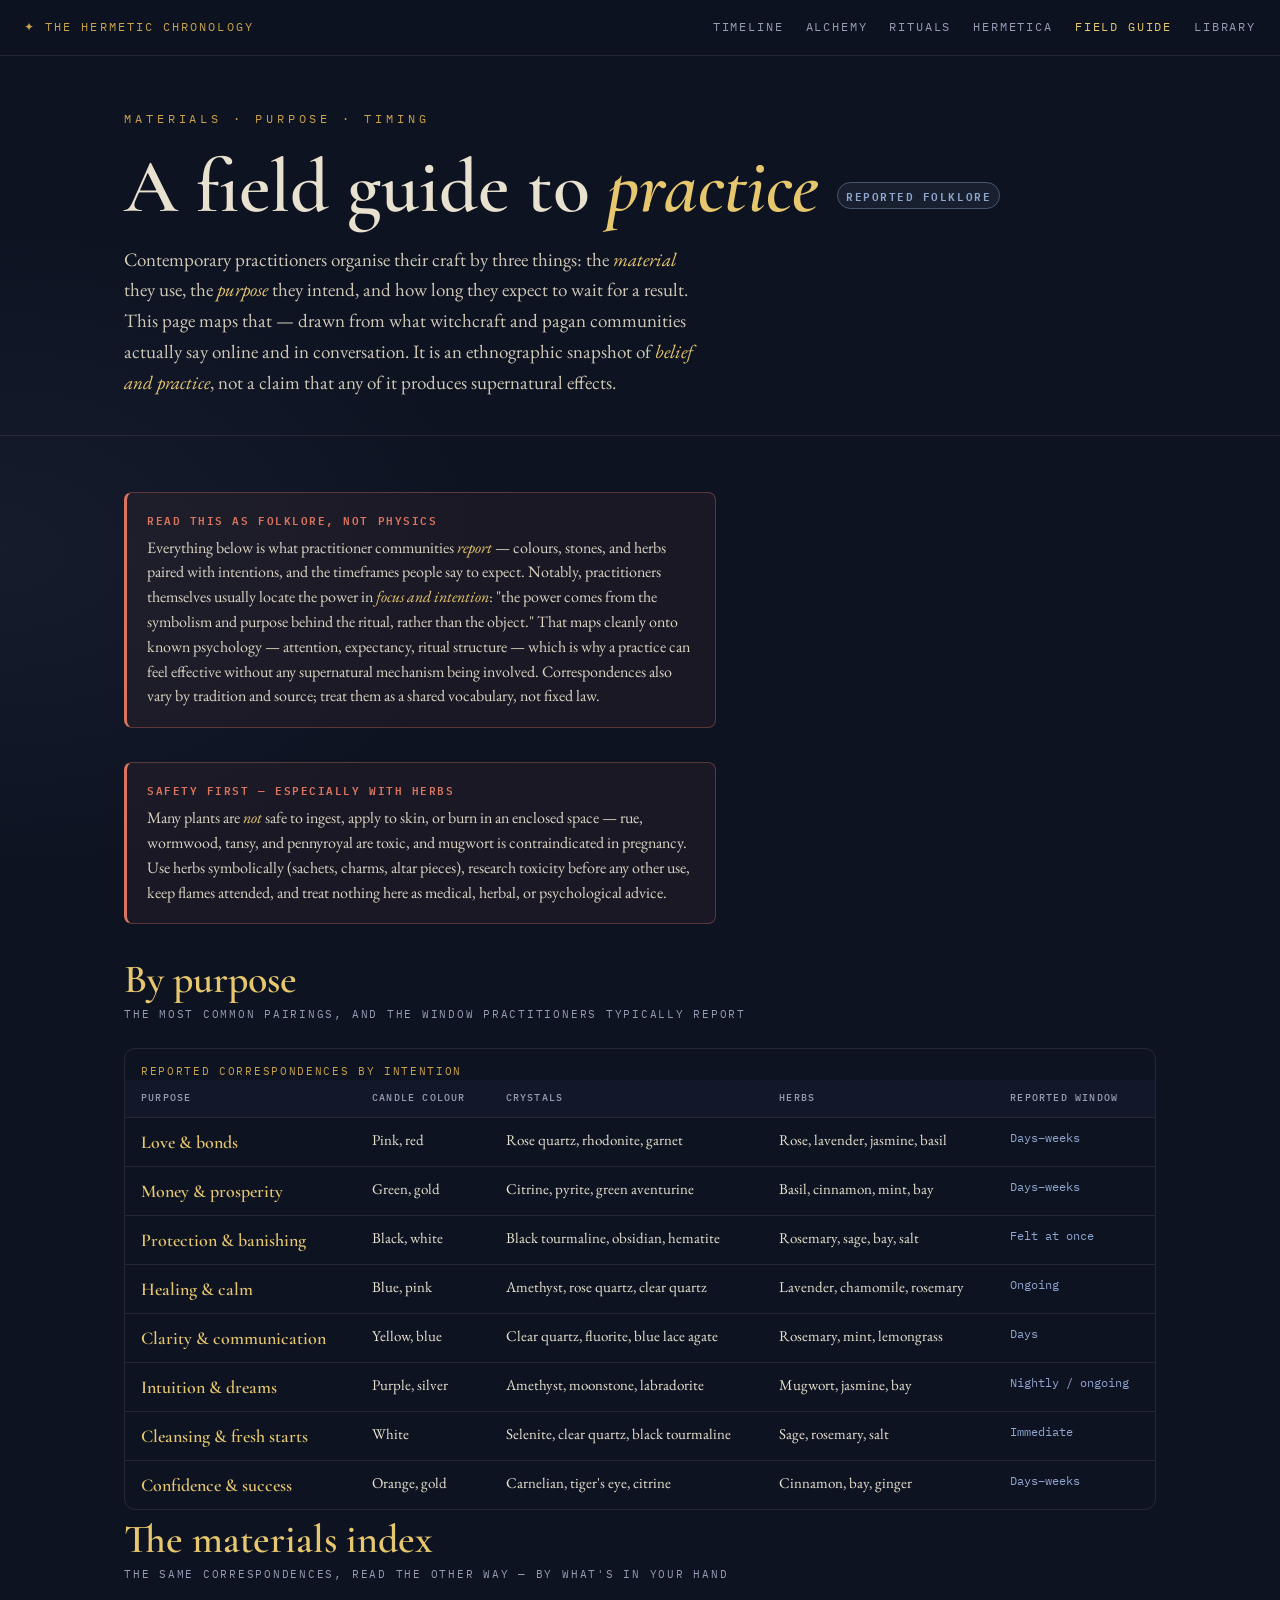
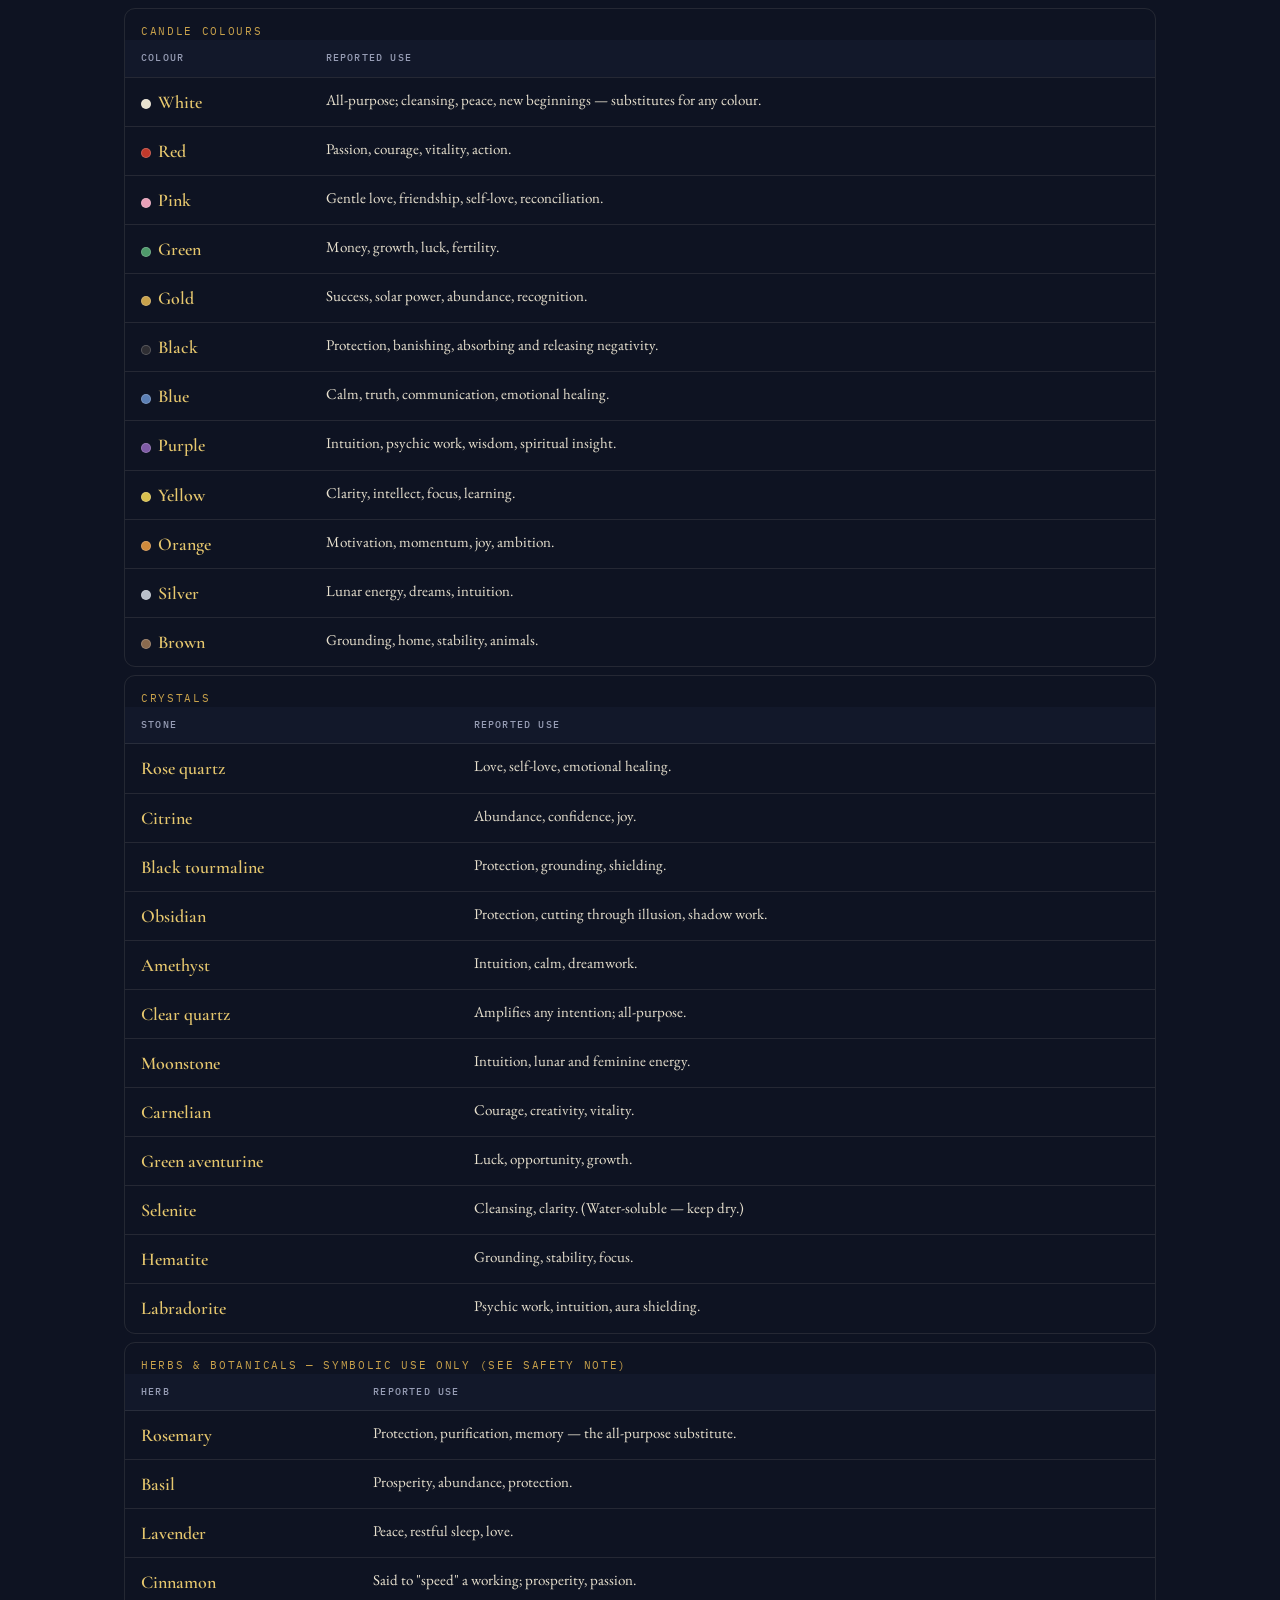
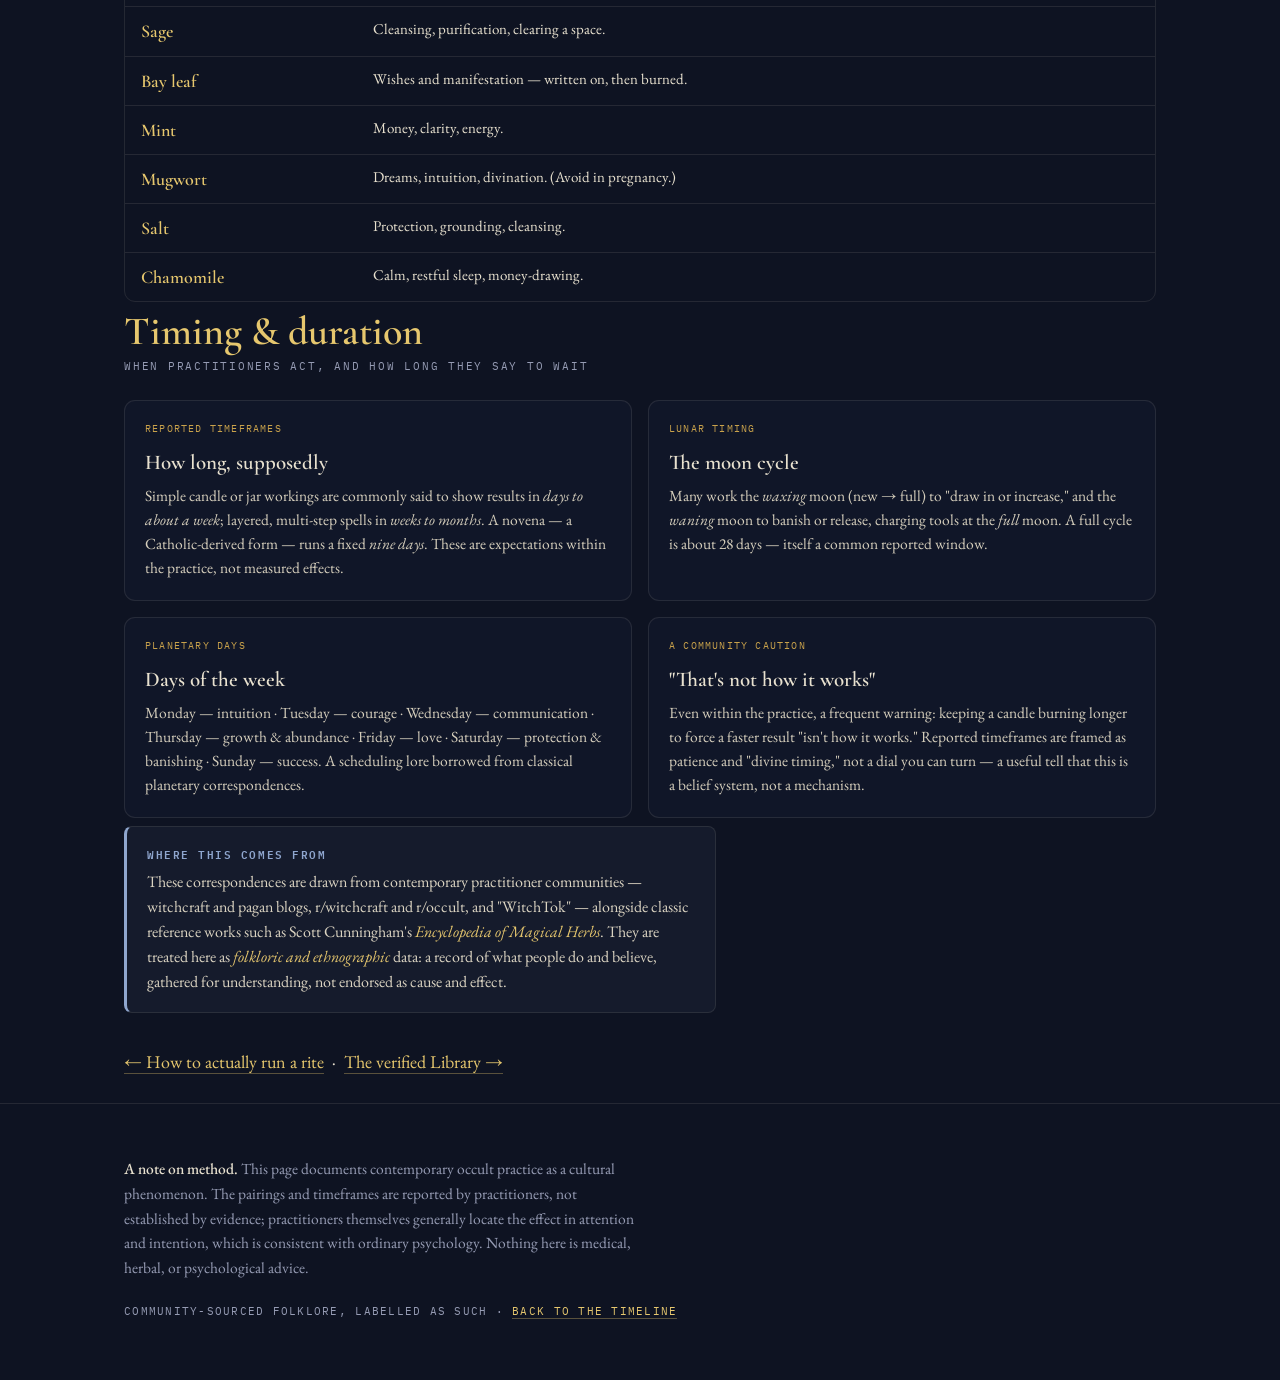
<file: field-guide.html>
<!DOCTYPE html>
<html lang="en">
<head>
<meta charset="UTF-8" />
<meta name="viewport" content="width=device-width, initial-scale=1.0" />
<title>Field Guide — The Hermetic Chronology</title>
<meta name="description" content="Contemporary magical practice organized by material, purpose, and the timeframe practitioners report — candle colours, crystals, and herbs drawn from practitioner communities, presented as reported folklore, not proven effect." />
<link rel="preconnect" href="https://fonts.googleapis.com" />
<link rel="preconnect" href="https://fonts.gstatic.com" crossorigin />
<link href="https://fonts.googleapis.com/css2?family=Cormorant+Garamond:ital,wght@0,400;0,500;0,600;0,700;1,400;1,500&family=EB+Garamond:ital,wght@0,400;0,500;1,400&family=IBM+Plex+Mono:wght@400;500;600&display=swap" rel="stylesheet" />
<link rel="stylesheet" href="styles.css" />
</head>
<body>

<div class="topbar">
  <a class="brand" href="index.html">✦ The Hermetic Chronology</a>
  <nav class="topnav" aria-label="Site navigation">
    <a href="index.html">Timeline</a>
    <a href="alchemy.html">Alchemy</a>
    <a href="rituals.html">Rituals</a>
    <a href="hermetica.html">Hermetica</a>
    <a href="field-guide.html" aria-current="page">Field Guide</a>
    <a href="library.html">Library</a>
  </nav>
</div>

<header class="page-hero">
  <div class="wrap">
    <div class="eyebrow">Materials · Purpose · Timing</div>
    <h1 class="page-title">A field guide to <em>practice</em> <span class="tag disp" style="font-size:11px;vertical-align:middle;">Reported folklore</span></h1>
    <p class="page-standfirst">
      Contemporary practitioners organise their craft by three things: the <em>material</em> they use, the
      <em>purpose</em> they intend, and how long they expect to wait for a result. This page maps that — drawn from what
      witchcraft and pagan communities actually say online and in conversation. It is an ethnographic snapshot of
      <em>belief and practice</em>, not a claim that any of it produces supernatural effects.
    </p>
  </div>
</header>

<section class="practices">
  <div class="wrap">

    <div class="callout">
      <b>Read this as folklore, not physics</b>
      Everything below is what practitioner communities <em>report</em> — colours, stones, and herbs paired with
      intentions, and the timeframes people say to expect. Notably, practitioners themselves usually locate the power
      in <em>focus and intention</em>: "the power comes from the symbolism and purpose behind the ritual, rather than
      the object." That maps cleanly onto known psychology — attention, expectancy, ritual structure — which is why a
      practice can feel effective without any supernatural mechanism being involved. Correspondences also vary by
      tradition and source; treat them as a shared vocabulary, not fixed law.
    </div>

    <div class="callout" style="border-color:rgba(217,116,95,.35);border-left-color:var(--st-deb);background:rgba(217,116,95,.06);">
      <b style="color:var(--st-deb);">Safety first — especially with herbs</b>
      Many plants are <em>not</em> safe to ingest, apply to skin, or burn in an enclosed space — rue, wormwood, tansy,
      and pennyroyal are toxic, and mugwort is contraindicated in pregnancy. Use herbs symbolically (sachets, charms,
      altar pieces), research toxicity before any other use, keep flames attended, and treat nothing here as medical,
      herbal, or psychological advice.
    </div>

    <div class="sec-head"><h2>By purpose</h2><div class="sub">The most common pairings, and the window practitioners typically report</div></div>
    <div class="table-wrap">
      <table class="fg">
        <caption>Reported correspondences by intention</caption>
        <thead><tr><th>Purpose</th><th>Candle colour</th><th>Crystals</th><th>Herbs</th><th>Reported window</th></tr></thead>
        <tbody>
          <tr><td>Love &amp; bonds</td><td>Pink, red</td><td>Rose quartz, rhodonite, garnet</td><td>Rose, lavender, jasmine, basil</td><td class="dur">Days–weeks</td></tr>
          <tr><td>Money &amp; prosperity</td><td>Green, gold</td><td>Citrine, pyrite, green aventurine</td><td>Basil, cinnamon, mint, bay</td><td class="dur">Days–weeks</td></tr>
          <tr><td>Protection &amp; banishing</td><td>Black, white</td><td>Black tourmaline, obsidian, hematite</td><td>Rosemary, sage, bay, salt</td><td class="dur">Felt at once</td></tr>
          <tr><td>Healing &amp; calm</td><td>Blue, pink</td><td>Amethyst, rose quartz, clear quartz</td><td>Lavender, chamomile, rosemary</td><td class="dur">Ongoing</td></tr>
          <tr><td>Clarity &amp; communication</td><td>Yellow, blue</td><td>Clear quartz, fluorite, blue lace agate</td><td>Rosemary, mint, lemongrass</td><td class="dur">Days</td></tr>
          <tr><td>Intuition &amp; dreams</td><td>Purple, silver</td><td>Amethyst, moonstone, labradorite</td><td>Mugwort, jasmine, bay</td><td class="dur">Nightly / ongoing</td></tr>
          <tr><td>Cleansing &amp; fresh starts</td><td>White</td><td>Selenite, clear quartz, black tourmaline</td><td>Sage, rosemary, salt</td><td class="dur">Immediate</td></tr>
          <tr><td>Confidence &amp; success</td><td>Orange, gold</td><td>Carnelian, tiger's eye, citrine</td><td>Cinnamon, bay, ginger</td><td class="dur">Days–weeks</td></tr>
        </tbody>
      </table>
    </div>

    <div class="sec-head"><h2>The materials index</h2><div class="sub">The same correspondences, read the other way — by what's in your hand</div></div>

    <div class="table-wrap">
      <table class="fg">
        <caption>Candle colours</caption>
        <thead><tr><th>Colour</th><th>Reported use</th></tr></thead>
        <tbody>
          <tr><td><span class="swatch-dot" style="background:#E8E1CF;"></span>White</td><td>All-purpose; cleansing, peace, new beginnings — substitutes for any colour.</td></tr>
          <tr><td><span class="swatch-dot" style="background:#C0392B;"></span>Red</td><td>Passion, courage, vitality, action.</td></tr>
          <tr><td><span class="swatch-dot" style="background:#E8A0B8;"></span>Pink</td><td>Gentle love, friendship, self-love, reconciliation.</td></tr>
          <tr><td><span class="swatch-dot" style="background:#4E9A6B;"></span>Green</td><td>Money, growth, luck, fertility.</td></tr>
          <tr><td><span class="swatch-dot" style="background:#C9A24B;"></span>Gold</td><td>Success, solar power, abundance, recognition.</td></tr>
          <tr><td><span class="swatch-dot" style="background:#2E2E33;"></span>Black</td><td>Protection, banishing, absorbing and releasing negativity.</td></tr>
          <tr><td><span class="swatch-dot" style="background:#5B7FB5;"></span>Blue</td><td>Calm, truth, communication, emotional healing.</td></tr>
          <tr><td><span class="swatch-dot" style="background:#7E5AA6;"></span>Purple</td><td>Intuition, psychic work, wisdom, spiritual insight.</td></tr>
          <tr><td><span class="swatch-dot" style="background:#D8C04E;"></span>Yellow</td><td>Clarity, intellect, focus, learning.</td></tr>
          <tr><td><span class="swatch-dot" style="background:#D08A3C;"></span>Orange</td><td>Motivation, momentum, joy, ambition.</td></tr>
          <tr><td><span class="swatch-dot" style="background:#B9BFC9;"></span>Silver</td><td>Lunar energy, dreams, intuition.</td></tr>
          <tr><td><span class="swatch-dot" style="background:#8A6A4E;"></span>Brown</td><td>Grounding, home, stability, animals.</td></tr>
        </tbody>
      </table>
    </div>

    <div class="table-wrap">
      <table class="fg">
        <caption>Crystals</caption>
        <thead><tr><th>Stone</th><th>Reported use</th></tr></thead>
        <tbody>
          <tr><td>Rose quartz</td><td>Love, self-love, emotional healing.</td></tr>
          <tr><td>Citrine</td><td>Abundance, confidence, joy.</td></tr>
          <tr><td>Black tourmaline</td><td>Protection, grounding, shielding.</td></tr>
          <tr><td>Obsidian</td><td>Protection, cutting through illusion, shadow work.</td></tr>
          <tr><td>Amethyst</td><td>Intuition, calm, dreamwork.</td></tr>
          <tr><td>Clear quartz</td><td>Amplifies any intention; all-purpose.</td></tr>
          <tr><td>Moonstone</td><td>Intuition, lunar and feminine energy.</td></tr>
          <tr><td>Carnelian</td><td>Courage, creativity, vitality.</td></tr>
          <tr><td>Green aventurine</td><td>Luck, opportunity, growth.</td></tr>
          <tr><td>Selenite</td><td>Cleansing, clarity. (Water-soluble — keep dry.)</td></tr>
          <tr><td>Hematite</td><td>Grounding, stability, focus.</td></tr>
          <tr><td>Labradorite</td><td>Psychic work, intuition, aura shielding.</td></tr>
        </tbody>
      </table>
    </div>

    <div class="table-wrap">
      <table class="fg">
        <caption>Herbs &amp; botanicals — symbolic use only (see safety note)</caption>
        <thead><tr><th>Herb</th><th>Reported use</th></tr></thead>
        <tbody>
          <tr><td>Rosemary</td><td>Protection, purification, memory — the all-purpose substitute.</td></tr>
          <tr><td>Basil</td><td>Prosperity, abundance, protection.</td></tr>
          <tr><td>Lavender</td><td>Peace, restful sleep, love.</td></tr>
          <tr><td>Cinnamon</td><td>Said to "speed" a working; prosperity, passion.</td></tr>
          <tr><td>Sage</td><td>Cleansing, purification, clearing a space.</td></tr>
          <tr><td>Bay leaf</td><td>Wishes and manifestation — written on, then burned.</td></tr>
          <tr><td>Mint</td><td>Money, clarity, energy.</td></tr>
          <tr><td>Mugwort</td><td>Dreams, intuition, divination. (Avoid in pregnancy.)</td></tr>
          <tr><td>Salt</td><td>Protection, grounding, cleansing.</td></tr>
          <tr><td>Chamomile</td><td>Calm, restful sleep, money-drawing.</td></tr>
        </tbody>
      </table>
    </div>

    <div class="sec-head"><h2>Timing &amp; duration</h2><div class="sub">When practitioners act, and how long they say to wait</div></div>

    <div class="info-grid">
      <div class="info-card"><div class="meta">Reported timeframes</div><h3>How long, supposedly</h3><p>Simple candle or jar workings are commonly said to show results in <em>days to about a week</em>; layered, multi-step spells in <em>weeks to months</em>. A novena — a Catholic-derived form — runs a fixed <em>nine days</em>. These are expectations within the practice, not measured effects.</p></div>
      <div class="info-card"><div class="meta">Lunar timing</div><h3>The moon cycle</h3><p>Many work the <em>waxing</em> moon (new → full) to "draw in or increase," and the <em>waning</em> moon to banish or release, charging tools at the <em>full</em> moon. A full cycle is about 28 days — itself a common reported window.</p></div>
      <div class="info-card"><div class="meta">Planetary days</div><h3>Days of the week</h3><p>Monday — intuition · Tuesday — courage · Wednesday — communication · Thursday — growth &amp; abundance · Friday — love · Saturday — protection &amp; banishing · Sunday — success. A scheduling lore borrowed from classical planetary correspondences.</p></div>
      <div class="info-card"><div class="meta">A community caution</div><h3>"That's not how it works"</h3><p>Even within the practice, a frequent warning: keeping a candle burning longer to force a faster result "isn't how it works." Reported timeframes are framed as patience and "divine timing," not a dial you can turn — a useful tell that this is a belief system, not a mechanism.</p></div>
    </div>

    <div class="callout" style="margin-top:8px;border-color:var(--rule);border-left-color:var(--st-disp);background:rgba(143,166,206,.06);">
      <b style="color:var(--st-disp);">Where this comes from</b>
      These correspondences are drawn from contemporary practitioner communities — witchcraft and pagan blogs,
      r/witchcraft and r/occult, and "WitchTok" — alongside classic reference works such as Scott Cunningham's
      <em>Encyclopedia of Magical Herbs</em>. They are treated here as <em>folkloric and ethnographic</em> data: a record
      of what people do and believe, gathered for understanding, not endorsed as cause and effect.
    </div>

    <p style="margin-top:8px;"><a href="rituals.html">&#8592; How to actually run a rite</a> &nbsp;·&nbsp; <a href="library.html">The verified Library &#8594;</a></p>
  </div>
</section>

<footer>
  <div class="wrap">
    <p class="foot-note">
      <strong>A note on method.</strong> This page documents contemporary occult practice as a cultural phenomenon. The
      pairings and timeframes are reported by practitioners, not established by evidence; practitioners themselves
      generally locate the effect in attention and intention, which is consistent with ordinary psychology. Nothing here
      is medical, herbal, or psychological advice.
    </p>
    <div class="foot-meta">Community-sourced folklore, labelled as such · <a href="index.html">Back to the Timeline</a></div>
  </div>
</footer>

</body>
</html>
</file>
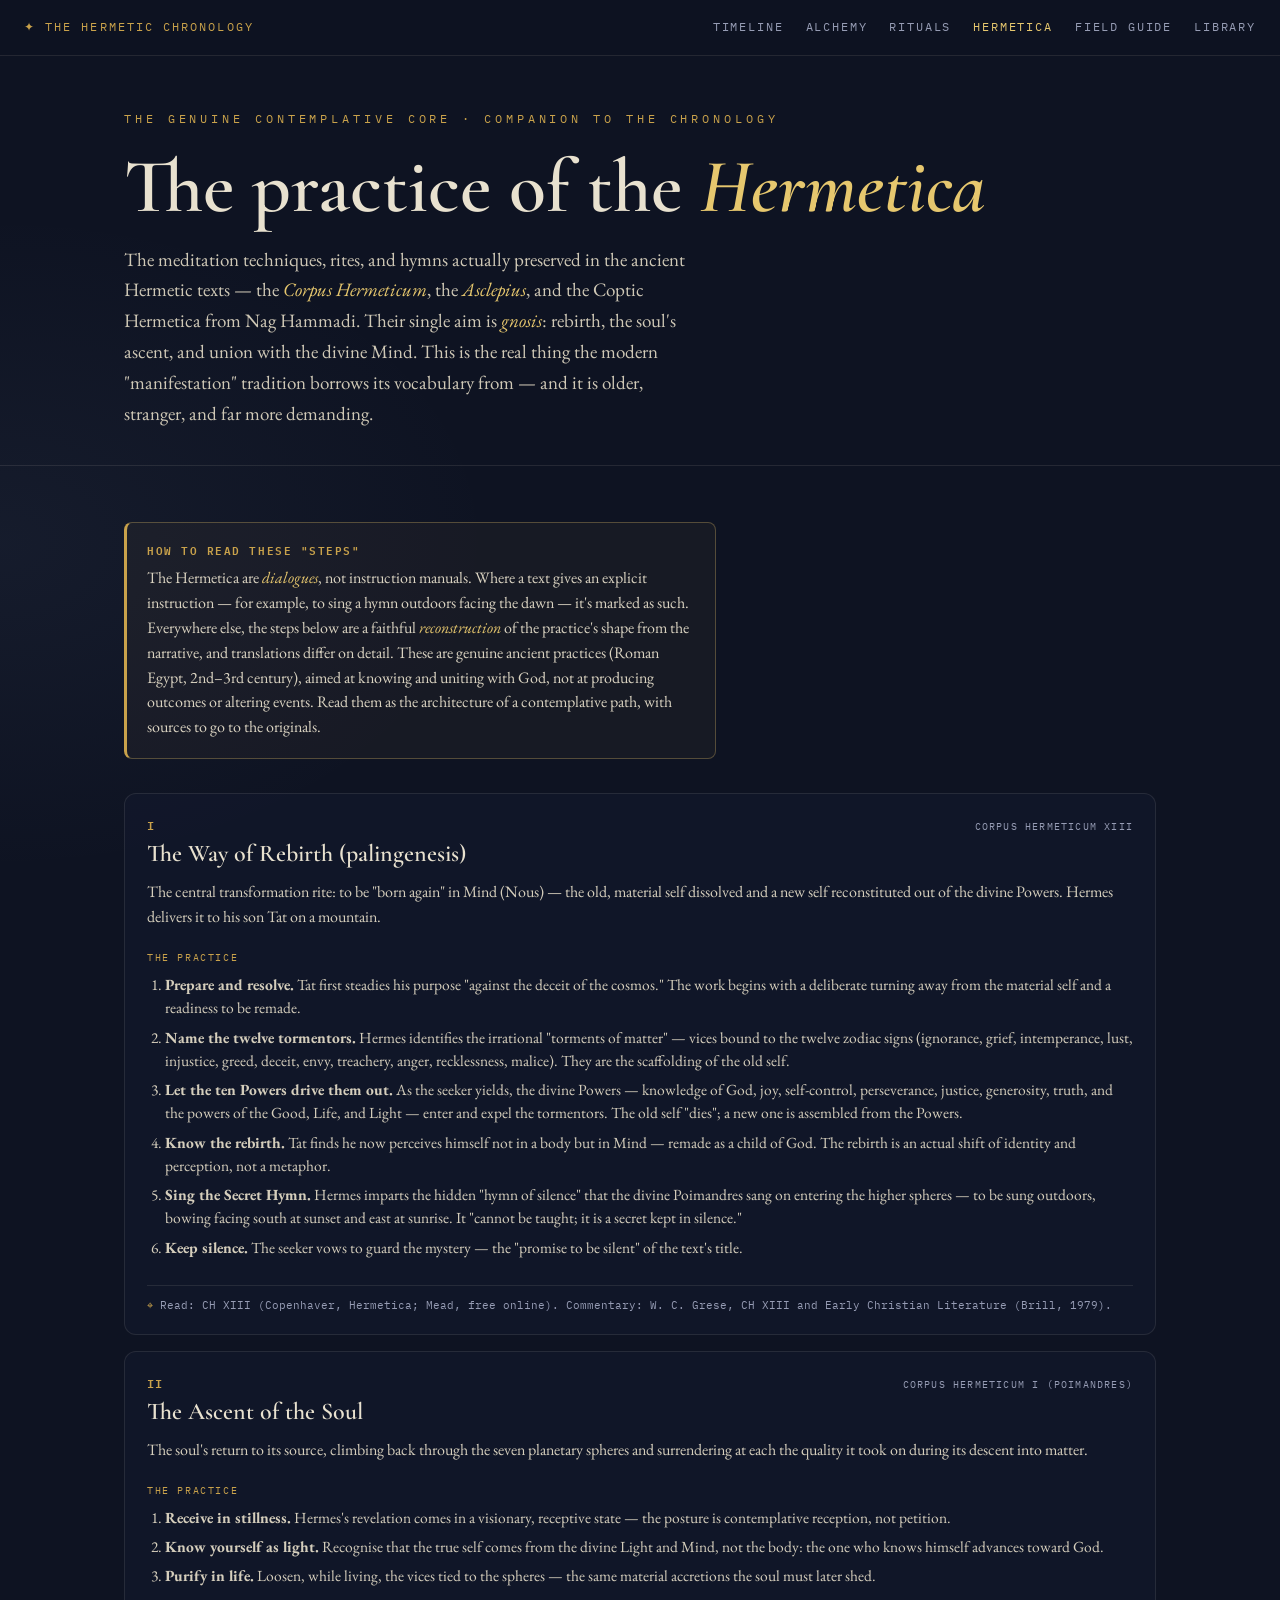
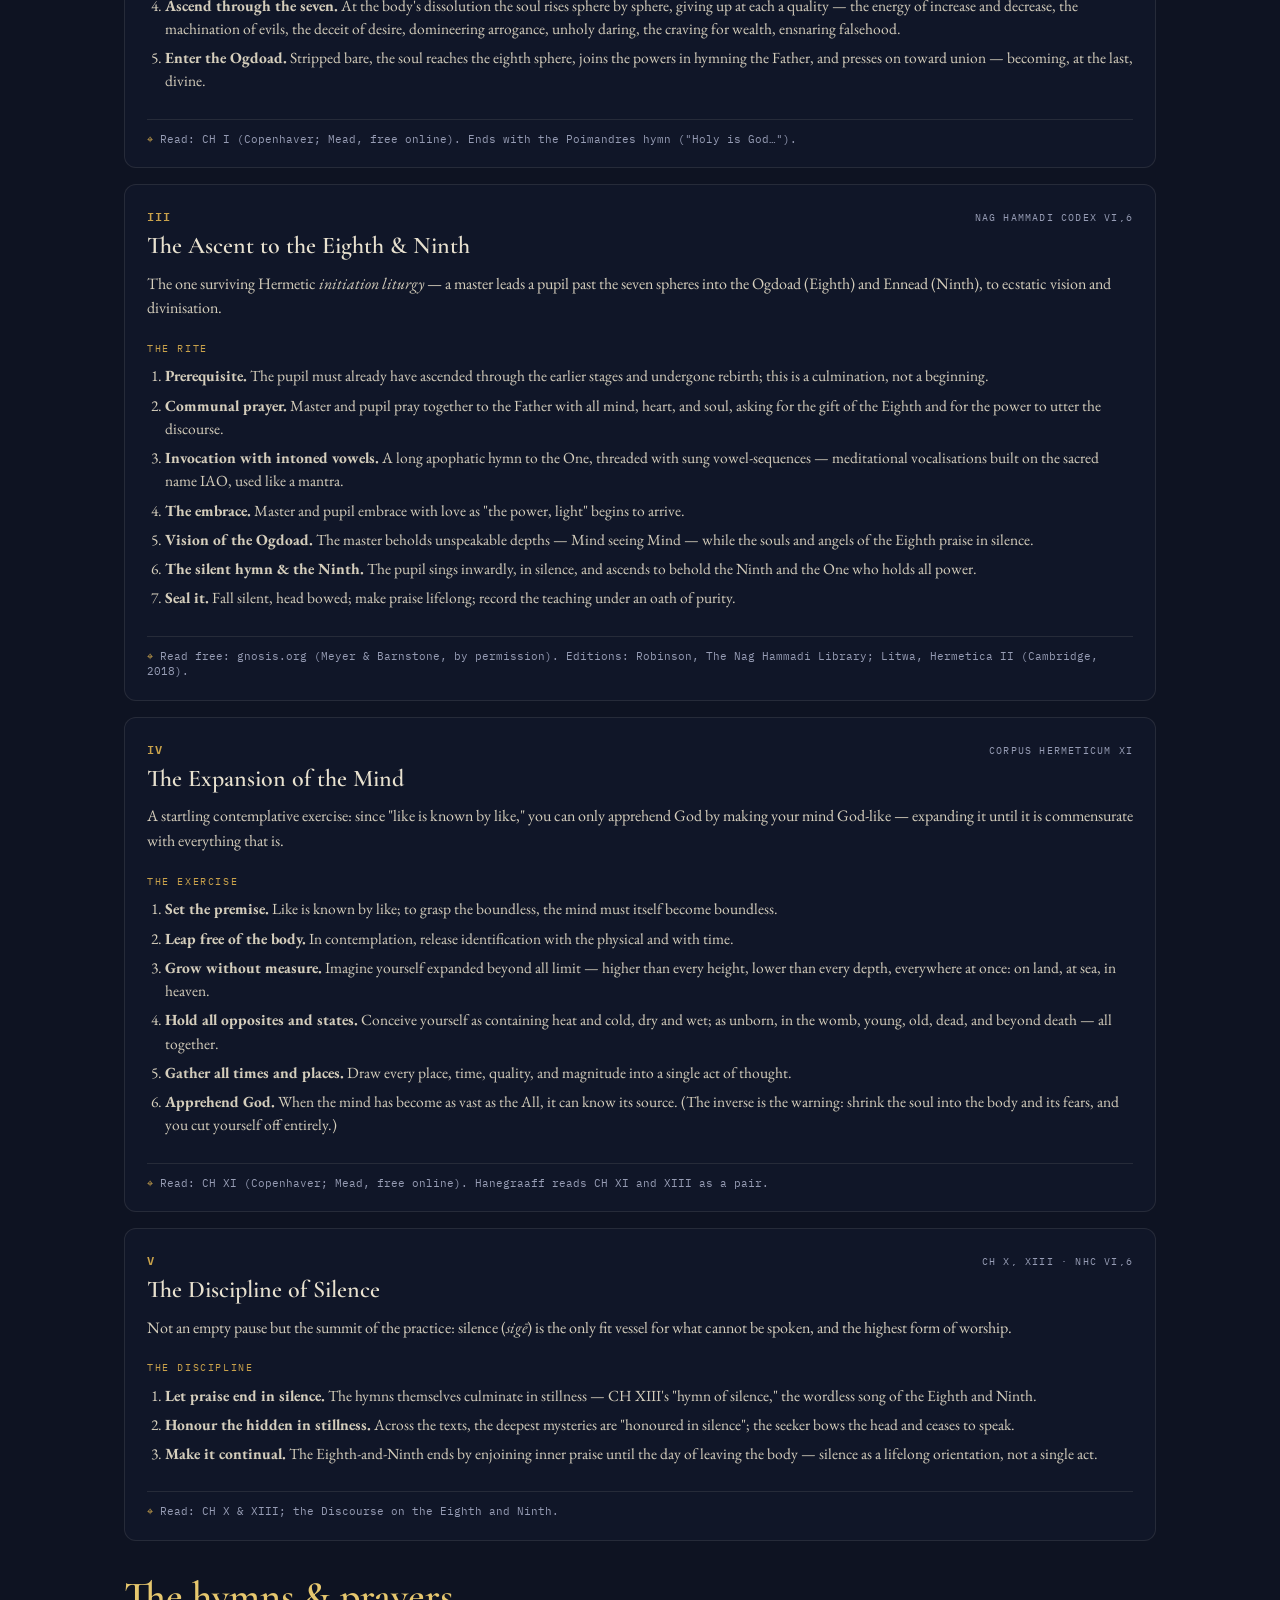
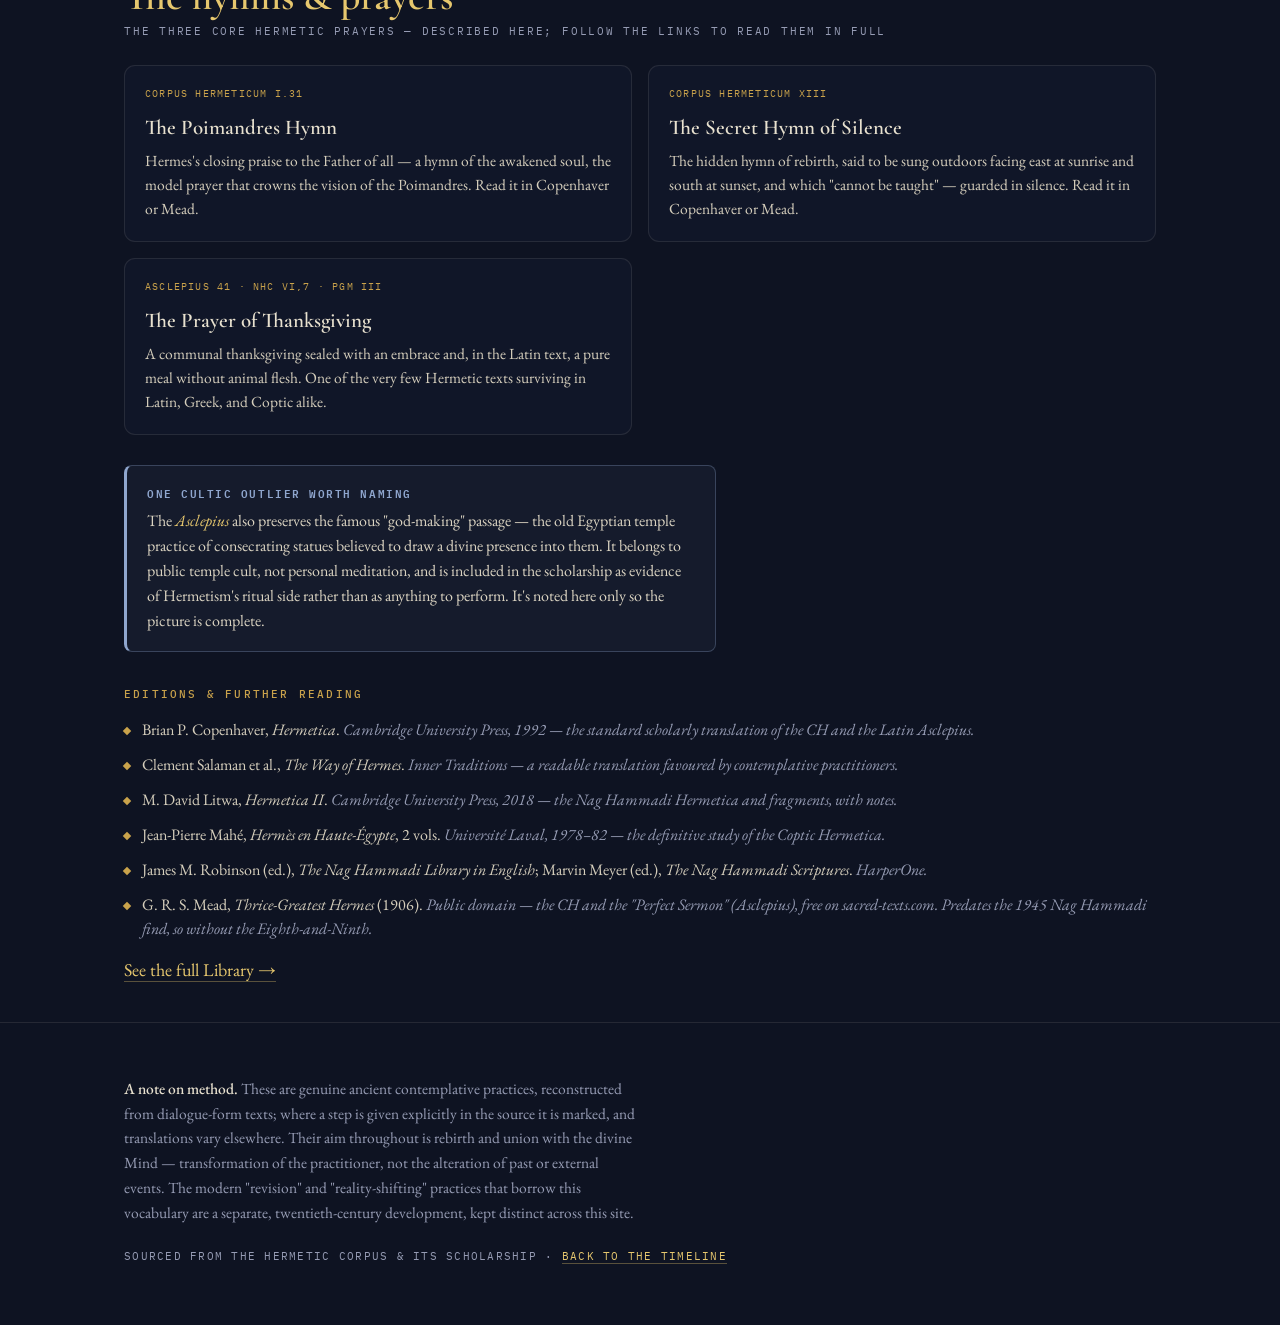
<file: hermetica.html>
<!DOCTYPE html>
<html lang="en">
<head>
<meta charset="UTF-8" />
<meta name="viewport" content="width=device-width, initial-scale=1.0" />
<title>Hermetica — The Hermetic Chronology</title>
<meta name="description" content="The genuine contemplative practices of the ancient Hermetica: the rebirth of Corpus Hermeticum XIII, the soul's ascent, the rite of the Eighth and Ninth, the expansion-of-mind exercise of CH XI, the discipline of silence, and the core hymns — reconstructed step by step from the texts, with sources." />
<link rel="preconnect" href="https://fonts.googleapis.com" />
<link rel="preconnect" href="https://fonts.gstatic.com" crossorigin />
<link href="https://fonts.googleapis.com/css2?family=Cormorant+Garamond:ital,wght@0,400;0,500;0,600;0,700;1,400;1,500&family=EB+Garamond:ital,wght@0,400;0,500;1,400&family=IBM+Plex+Mono:wght@400;500;600&display=swap" rel="stylesheet" />
<link rel="stylesheet" href="styles.css" />
</head>
<body>

<div class="topbar">
  <a class="brand" href="index.html">✦ The Hermetic Chronology</a>
  <nav class="topnav" aria-label="Site navigation">
    <a href="index.html">Timeline</a>
    <a href="alchemy.html">Alchemy</a>
    <a href="rituals.html">Rituals</a>
    <a href="hermetica.html" aria-current="page">Hermetica</a>
    <a href="field-guide.html">Field Guide</a>
    <a href="library.html">Library</a>
  </nav>
</div>

<header class="page-hero">
  <div class="wrap">
    <div class="eyebrow">The genuine contemplative core · Companion to the Chronology</div>
    <h1 class="page-title">The practice of the <em>Hermetica</em></h1>
    <p class="page-standfirst">
      The meditation techniques, rites, and hymns actually preserved in the ancient Hermetic texts — the
      <em>Corpus Hermeticum</em>, the <em>Asclepius</em>, and the Coptic Hermetica from Nag Hammadi. Their single aim is
      <em>gnosis</em>: rebirth, the soul's ascent, and union with the divine Mind. This is the real thing the modern
      "manifestation" tradition borrows its vocabulary from — and it is older, stranger, and far more demanding.
    </p>
  </div>
</header>

<section class="practices">
  <div class="wrap">

    <div class="callout" style="border-color:rgba(216,184,104,.32);border-left-color:var(--gold);background:rgba(201,162,75,.05);">
      <b style="color:var(--gold);">How to read these "steps"</b>
      The Hermetica are <em>dialogues</em>, not instruction manuals. Where a text gives an explicit instruction — for
      example, to sing a hymn outdoors facing the dawn — it's marked as such. Everywhere else, the steps below are a
      faithful <em>reconstruction</em> of the practice's shape from the narrative, and translations differ on detail.
      These are genuine ancient practices (Roman Egypt, 2nd–3rd century), aimed at knowing and uniting with God, not at
      producing outcomes or altering events. Read them as the architecture of a contemplative path, with sources to go
      to the originals.
    </div>

    <div class="stack">

      <div class="pcard">
        <div class="pc-top"><span class="pc-num">I</span><span class="pc-origin">Corpus Hermeticum XIII</span></div>
        <h3>The Way of Rebirth (palingenesis)</h3>
        <p>The central transformation rite: to be "born again" in Mind (Nous) — the old, material self dissolved and a
        new self reconstituted out of the divine Powers. Hermes delivers it to his son Tat on a mountain.</p>
        <div class="pc-label">The practice</div>
        <ol class="pc-steps">
          <li><b>Prepare and resolve.</b> Tat first steadies his purpose "against the deceit of the cosmos." The work begins with a deliberate turning away from the material self and a readiness to be remade.</li>
          <li><b>Name the twelve tormentors.</b> Hermes identifies the irrational "torments of matter" — vices bound to the twelve zodiac signs (ignorance, grief, intemperance, lust, injustice, greed, deceit, envy, treachery, anger, recklessness, malice). They are the scaffolding of the old self.</li>
          <li><b>Let the ten Powers drive them out.</b> As the seeker yields, the divine Powers — knowledge of God, joy, self-control, perseverance, justice, generosity, truth, and the powers of the Good, Life, and Light — enter and expel the tormentors. The old self "dies"; a new one is assembled from the Powers.</li>
          <li><b>Know the rebirth.</b> Tat finds he now perceives himself not in a body but in Mind — remade as a child of God. The rebirth is an actual shift of identity and perception, not a metaphor.</li>
          <li><b>Sing the Secret Hymn.</b> Hermes imparts the hidden "hymn of silence" that the divine Poimandres sang on entering the higher spheres — to be sung outdoors, bowing facing south at sunset and east at sunrise. It "cannot be taught; it is a secret kept in silence."</li>
          <li><b>Keep silence.</b> The seeker vows to guard the mystery — the "promise to be silent" of the text's title.</li>
        </ol>
        <div class="pc-src">Read: CH XIII (Copenhaver, Hermetica; Mead, free online). Commentary: W. C. Grese, CH XIII and Early Christian Literature (Brill, 1979).</div>
      </div>

      <div class="pcard">
        <div class="pc-top"><span class="pc-num">II</span><span class="pc-origin">Corpus Hermeticum I (Poimandres)</span></div>
        <h3>The Ascent of the Soul</h3>
        <p>The soul's return to its source, climbing back through the seven planetary spheres and surrendering at each
        the quality it took on during its descent into matter.</p>
        <div class="pc-label">The practice</div>
        <ol class="pc-steps">
          <li><b>Receive in stillness.</b> Hermes's revelation comes in a visionary, receptive state — the posture is contemplative reception, not petition.</li>
          <li><b>Know yourself as light.</b> Recognise that the true self comes from the divine Light and Mind, not the body: the one who knows himself advances toward God.</li>
          <li><b>Purify in life.</b> Loosen, while living, the vices tied to the spheres — the same material accretions the soul must later shed.</li>
          <li><b>Ascend through the seven.</b> At the body's dissolution the soul rises sphere by sphere, giving up at each a quality — the energy of increase and decrease, the machination of evils, the deceit of desire, domineering arrogance, unholy daring, the craving for wealth, ensnaring falsehood.</li>
          <li><b>Enter the Ogdoad.</b> Stripped bare, the soul reaches the eighth sphere, joins the powers in hymning the Father, and presses on toward union — becoming, at the last, divine.</li>
        </ol>
        <div class="pc-src">Read: CH I (Copenhaver; Mead, free online). Ends with the Poimandres hymn ("Holy is God…").</div>
      </div>

      <div class="pcard">
        <div class="pc-top"><span class="pc-num">III</span><span class="pc-origin">Nag Hammadi Codex VI,6</span></div>
        <h3>The Ascent to the Eighth &amp; Ninth</h3>
        <p>The one surviving Hermetic <em>initiation liturgy</em> — a master leads a pupil past the seven spheres into the
        Ogdoad (Eighth) and Ennead (Ninth), to ecstatic vision and divinisation.</p>
        <div class="pc-label">The rite</div>
        <ol class="pc-steps">
          <li><b>Prerequisite.</b> The pupil must already have ascended through the earlier stages and undergone rebirth; this is a culmination, not a beginning.</li>
          <li><b>Communal prayer.</b> Master and pupil pray together to the Father with all mind, heart, and soul, asking for the gift of the Eighth and for the power to utter the discourse.</li>
          <li><b>Invocation with intoned vowels.</b> A long apophatic hymn to the One, threaded with sung vowel-sequences — meditational vocalisations built on the sacred name IAO, used like a mantra.</li>
          <li><b>The embrace.</b> Master and pupil embrace with love as "the power, light" begins to arrive.</li>
          <li><b>Vision of the Ogdoad.</b> The master beholds unspeakable depths — Mind seeing Mind — while the souls and angels of the Eighth praise in silence.</li>
          <li><b>The silent hymn &amp; the Ninth.</b> The pupil sings inwardly, in silence, and ascends to behold the Ninth and the One who holds all power.</li>
          <li><b>Seal it.</b> Fall silent, head bowed; make praise lifelong; record the teaching under an oath of purity.</li>
        </ol>
        <div class="pc-src">Read free: gnosis.org (Meyer &amp; Barnstone, by permission). Editions: Robinson, The Nag Hammadi Library; Litwa, Hermetica II (Cambridge, 2018).</div>
      </div>

      <div class="pcard">
        <div class="pc-top"><span class="pc-num">IV</span><span class="pc-origin">Corpus Hermeticum XI</span></div>
        <h3>The Expansion of the Mind</h3>
        <p>A startling contemplative exercise: since "like is known by like," you can only apprehend God by making your
        mind God-like — expanding it until it is commensurate with everything that is.</p>
        <div class="pc-label">The exercise</div>
        <ol class="pc-steps">
          <li><b>Set the premise.</b> Like is known by like; to grasp the boundless, the mind must itself become boundless.</li>
          <li><b>Leap free of the body.</b> In contemplation, release identification with the physical and with time.</li>
          <li><b>Grow without measure.</b> Imagine yourself expanded beyond all limit — higher than every height, lower than every depth, everywhere at once: on land, at sea, in heaven.</li>
          <li><b>Hold all opposites and states.</b> Conceive yourself as containing heat and cold, dry and wet; as unborn, in the womb, young, old, dead, and beyond death — all together.</li>
          <li><b>Gather all times and places.</b> Draw every place, time, quality, and magnitude into a single act of thought.</li>
          <li><b>Apprehend God.</b> When the mind has become as vast as the All, it can know its source. (The inverse is the warning: shrink the soul into the body and its fears, and you cut yourself off entirely.)</li>
        </ol>
        <div class="pc-src">Read: CH XI (Copenhaver; Mead, free online). Hanegraaff reads CH XI and XIII as a pair.</div>
      </div>

      <div class="pcard">
        <div class="pc-top"><span class="pc-num">V</span><span class="pc-origin">CH X, XIII · NHC VI,6</span></div>
        <h3>The Discipline of Silence</h3>
        <p>Not an empty pause but the summit of the practice: silence (<em>sigē</em>) is the only fit vessel for what
        cannot be spoken, and the highest form of worship.</p>
        <div class="pc-label">The discipline</div>
        <ol class="pc-steps">
          <li><b>Let praise end in silence.</b> The hymns themselves culminate in stillness — CH XIII's "hymn of silence," the wordless song of the Eighth and Ninth.</li>
          <li><b>Honour the hidden in stillness.</b> Across the texts, the deepest mysteries are "honoured in silence"; the seeker bows the head and ceases to speak.</li>
          <li><b>Make it continual.</b> The Eighth-and-Ninth ends by enjoining inner praise until the day of leaving the body — silence as a lifelong orientation, not a single act.</li>
        </ol>
        <div class="pc-src">Read: CH X &amp; XIII; the Discourse on the Eighth and Ninth.</div>
      </div>

    </div>

    <div class="sec-head" style="margin-top:34px;"><h2>The hymns &amp; prayers</h2><div class="sub">The three core Hermetic prayers — described here; follow the links to read them in full</div></div>
    <div class="info-grid">
      <div class="info-card"><div class="meta">Corpus Hermeticum I.31</div><h3>The Poimandres Hymn</h3><p>Hermes's closing praise to the Father of all — a hymn of the awakened soul, the model prayer that crowns the vision of the Poimandres. Read it in Copenhaver or Mead.</p></div>
      <div class="info-card"><div class="meta">Corpus Hermeticum XIII</div><h3>The Secret Hymn of Silence</h3><p>The hidden hymn of rebirth, said to be sung outdoors facing east at sunrise and south at sunset, and which "cannot be taught" — guarded in silence. Read it in Copenhaver or Mead.</p></div>
      <div class="info-card"><div class="meta">Asclepius 41 · NHC VI,7 · PGM III</div><h3>The Prayer of Thanksgiving</h3><p>A communal thanksgiving sealed with an embrace and, in the Latin text, a pure meal without animal flesh. One of the very few Hermetic texts surviving in Latin, Greek, and Coptic alike.</p></div>
    </div>

    <div class="callout" style="margin-top:30px;border-color:rgba(143,166,206,.3);border-left-color:var(--st-disp);background:rgba(143,166,206,.06);">
      <b style="color:var(--st-disp);">One cultic outlier worth naming</b>
      The <em>Asclepius</em> also preserves the famous "god-making" passage — the old Egyptian temple practice of
      consecrating statues believed to draw a divine presence into them. It belongs to public temple cult, not personal
      meditation, and is included in the scholarship as evidence of Hermetism's ritual side rather than as anything to
      perform. It's noted here only so the picture is complete.
    </div>

    <div class="ref-block" style="margin-top:30px;">
      <h3>Editions &amp; further reading</h3>
      <ul class="ref-list">
        <li>Brian P. Copenhaver, <em>Hermetica</em>. <span class="meta">Cambridge University Press, 1992 — the standard scholarly translation of the CH and the Latin Asclepius.</span></li>
        <li>Clement Salaman et al., <em>The Way of Hermes</em>. <span class="meta">Inner Traditions — a readable translation favoured by contemplative practitioners.</span></li>
        <li>M. David Litwa, <em>Hermetica II</em>. <span class="meta">Cambridge University Press, 2018 — the Nag Hammadi Hermetica and fragments, with notes.</span></li>
        <li>Jean-Pierre Mahé, <em>Hermès en Haute-Égypte</em>, 2 vols. <span class="meta">Université Laval, 1978–82 — the definitive study of the Coptic Hermetica.</span></li>
        <li>James M. Robinson (ed.), <em>The Nag Hammadi Library in English</em>; Marvin Meyer (ed.), <em>The Nag Hammadi Scriptures</em>. <span class="meta">HarperOne.</span></li>
        <li>G. R. S. Mead, <em>Thrice-Greatest Hermes</em> (1906). <span class="meta">Public domain — the CH and the "Perfect Sermon" (Asclepius), free on sacred-texts.com. Predates the 1945 Nag Hammadi find, so without the Eighth-and-Ninth.</span></li>
      </ul>
      <p style="margin-top:14px;"><a href="library.html">See the full Library &#8594;</a></p>
    </div>
  </div>
</section>

<footer>
  <div class="wrap">
    <p class="foot-note">
      <strong>A note on method.</strong> These are genuine ancient contemplative practices, reconstructed from
      dialogue-form texts; where a step is given explicitly in the source it is marked, and translations vary elsewhere.
      Their aim throughout is rebirth and union with the divine Mind — transformation of the practitioner, not the
      alteration of past or external events. The modern "revision" and "reality-shifting" practices that borrow this
      vocabulary are a separate, twentieth-century development, kept distinct across this site.
    </p>
    <div class="foot-meta">Sourced from the Hermetic corpus &amp; its scholarship · <a href="index.html">Back to the Timeline</a></div>
  </div>
</footer>

</body>
</html>
</file>
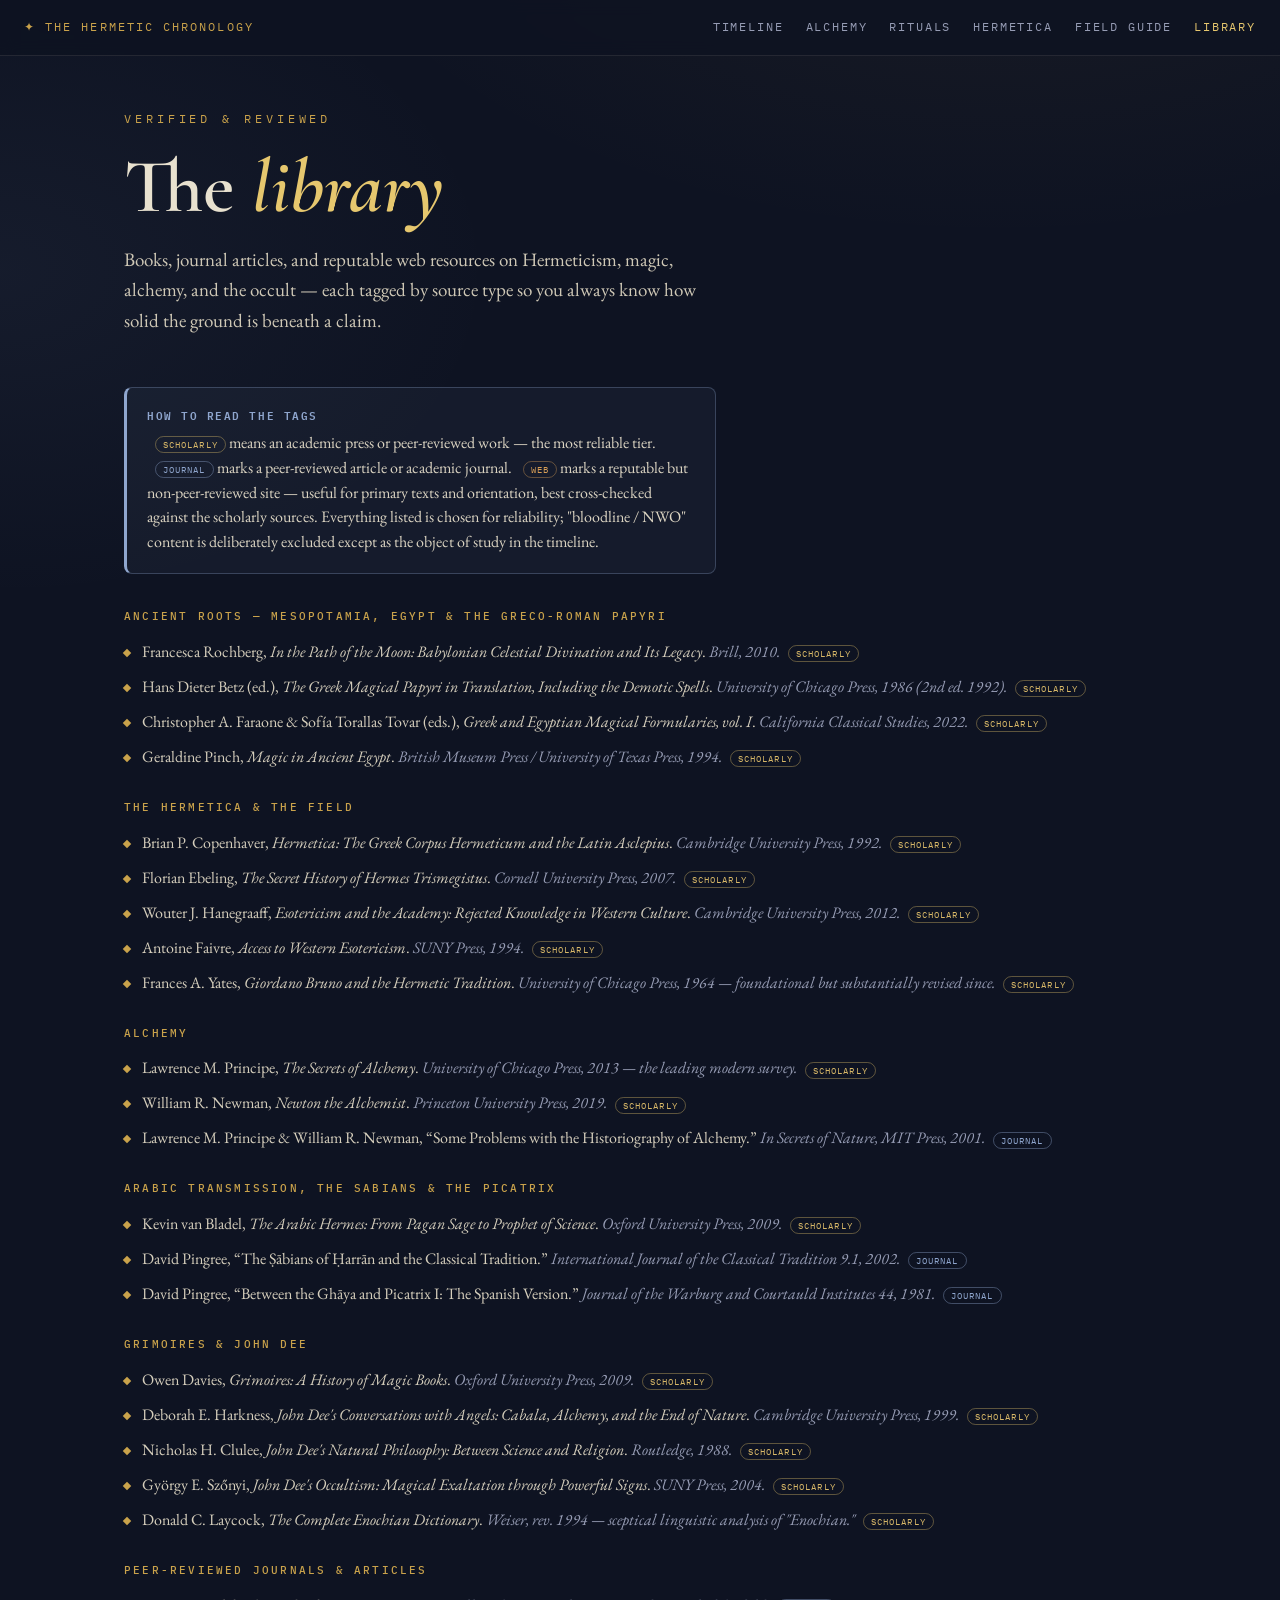
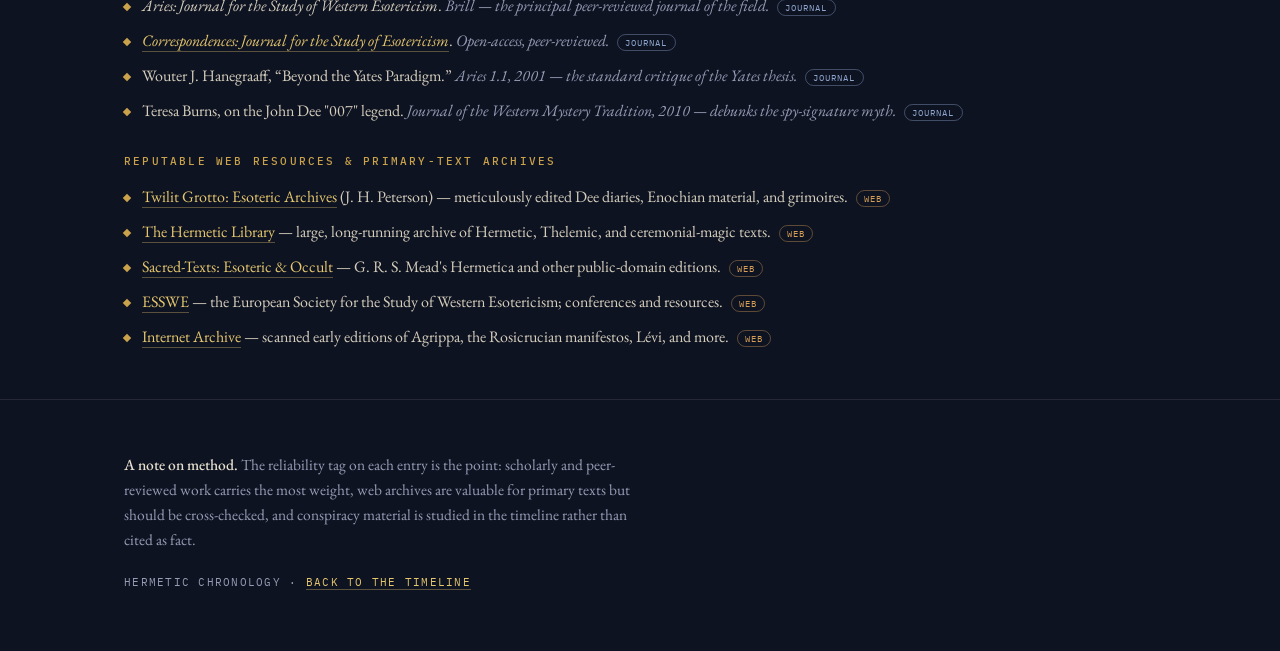
<file: library.html>
<!DOCTYPE html>
<html lang="en">
<head>
<meta charset="UTF-8" />
<meta name="viewport" content="width=device-width, initial-scale=1.0" />
<title>Library — The Hermetic Chronology</title>
<meta name="description" content="A verified, reviewed library on Hermeticism, magic, alchemy, and the occult: scholarly books, peer-reviewed journals, and reputable web archives, each tagged by reliability tier." />
<link rel="preconnect" href="https://fonts.googleapis.com" />
<link rel="preconnect" href="https://fonts.gstatic.com" crossorigin />
<link href="https://fonts.googleapis.com/css2?family=Cormorant+Garamond:ital,wght@0,400;0,500;0,600;0,700;1,400;1,500&family=EB+Garamond:ital,wght@0,400;0,500;1,400&family=IBM+Plex+Mono:wght@400;500;600&display=swap" rel="stylesheet" />
<link rel="stylesheet" href="styles.css" />
</head>
<body>

<div class="topbar">
  <a class="brand" href="index.html">✦ The Hermetic Chronology</a>
  <nav class="topnav" aria-label="Site navigation">
    <a href="index.html">Timeline</a>
    <a href="alchemy.html">Alchemy</a>
    <a href="rituals.html">Rituals</a>
    <a href="hermetica.html">Hermetica</a>
    <a href="field-guide.html">Field Guide</a>
    <a href="library.html" aria-current="page">Library</a>
  </nav>
</div>

<header class="page-hero">
  <div class="wrap">
    <div class="eyebrow">Verified &amp; reviewed</div>
    <h1 class="page-title">The <em>library</em></h1>
    <p class="page-standfirst">
      Books, journal articles, and reputable web resources on Hermeticism, magic, alchemy, and the occult — each tagged
      by source type so you always know how solid the ground is beneath a claim.
    </p>
  </div>
</header>

<section class="refs" style="border-top:none;padding-top:14px;">
  <div class="wrap">

    <div class="callout" style="border-color:rgba(143,166,206,.3);border-left-color:var(--st-disp);background:rgba(143,166,206,.06);">
      <b style="color:var(--st-disp);">How to read the tags</b>
      <span class="tier sch">Scholarly</span> means an academic press or peer-reviewed work — the most reliable tier.
      <span class="tier jrn">Journal</span> marks a peer-reviewed article or academic journal.
      <span class="tier web">Web</span> marks a reputable but non-peer-reviewed site — useful for primary texts and
      orientation, best cross-checked against the scholarly sources. Everything listed is chosen for reliability;
      "bloodline / NWO" content is deliberately excluded except as the object of study in the timeline.
    </div>

    <div class="ref-block">
      <h3>Ancient roots — Mesopotamia, Egypt &amp; the Greco-Roman papyri</h3>
      <ul class="ref-list">
        <li>Francesca Rochberg, <em>In the Path of the Moon: Babylonian Celestial Divination and Its Legacy</em>. <span class="meta">Brill, 2010.</span><span class="tier sch">Scholarly</span></li>
        <li>Hans Dieter Betz (ed.), <em>The Greek Magical Papyri in Translation, Including the Demotic Spells</em>. <span class="meta">University of Chicago Press, 1986 (2nd ed. 1992).</span><span class="tier sch">Scholarly</span></li>
        <li>Christopher A. Faraone &amp; Sofía Torallas Tovar (eds.), <em>Greek and Egyptian Magical Formularies, vol. I</em>. <span class="meta">California Classical Studies, 2022.</span><span class="tier sch">Scholarly</span></li>
        <li>Geraldine Pinch, <em>Magic in Ancient Egypt</em>. <span class="meta">British Museum Press / University of Texas Press, 1994.</span><span class="tier sch">Scholarly</span></li>
      </ul>
    </div>

    <div class="ref-block">
      <h3>The Hermetica &amp; the field</h3>
      <ul class="ref-list">
        <li>Brian P. Copenhaver, <em>Hermetica: The Greek Corpus Hermeticum and the Latin Asclepius</em>. <span class="meta">Cambridge University Press, 1992.</span><span class="tier sch">Scholarly</span></li>
        <li>Florian Ebeling, <em>The Secret History of Hermes Trismegistus</em>. <span class="meta">Cornell University Press, 2007.</span><span class="tier sch">Scholarly</span></li>
        <li>Wouter J. Hanegraaff, <em>Esotericism and the Academy: Rejected Knowledge in Western Culture</em>. <span class="meta">Cambridge University Press, 2012.</span><span class="tier sch">Scholarly</span></li>
        <li>Antoine Faivre, <em>Access to Western Esotericism</em>. <span class="meta">SUNY Press, 1994.</span><span class="tier sch">Scholarly</span></li>
        <li>Frances A. Yates, <em>Giordano Bruno and the Hermetic Tradition</em>. <span class="meta">University of Chicago Press, 1964 — foundational but substantially revised since.</span><span class="tier sch">Scholarly</span></li>
      </ul>
    </div>

    <div class="ref-block">
      <h3>Alchemy</h3>
      <ul class="ref-list">
        <li>Lawrence M. Principe, <em>The Secrets of Alchemy</em>. <span class="meta">University of Chicago Press, 2013 — the leading modern survey.</span><span class="tier sch">Scholarly</span></li>
        <li>William R. Newman, <em>Newton the Alchemist</em>. <span class="meta">Princeton University Press, 2019.</span><span class="tier sch">Scholarly</span></li>
        <li>Lawrence M. Principe &amp; William R. Newman, “Some Problems with the Historiography of Alchemy.” <span class="meta">In Secrets of Nature, MIT Press, 2001.</span><span class="tier jrn">Journal</span></li>
      </ul>
    </div>

    <div class="ref-block">
      <h3>Arabic transmission, the Sabians &amp; the Picatrix</h3>
      <ul class="ref-list">
        <li>Kevin van Bladel, <em>The Arabic Hermes: From Pagan Sage to Prophet of Science</em>. <span class="meta">Oxford University Press, 2009.</span><span class="tier sch">Scholarly</span></li>
        <li>David Pingree, “The Ṣābians of Ḥarrān and the Classical Tradition.” <span class="meta">International Journal of the Classical Tradition 9.1, 2002.</span><span class="tier jrn">Journal</span></li>
        <li>David Pingree, “Between the Ghāya and Picatrix I: The Spanish Version.” <span class="meta">Journal of the Warburg and Courtauld Institutes 44, 1981.</span><span class="tier jrn">Journal</span></li>
      </ul>
    </div>

    <div class="ref-block">
      <h3>Grimoires &amp; John Dee</h3>
      <ul class="ref-list">
        <li>Owen Davies, <em>Grimoires: A History of Magic Books</em>. <span class="meta">Oxford University Press, 2009.</span><span class="tier sch">Scholarly</span></li>
        <li>Deborah E. Harkness, <em>John Dee's Conversations with Angels: Cabala, Alchemy, and the End of Nature</em>. <span class="meta">Cambridge University Press, 1999.</span><span class="tier sch">Scholarly</span></li>
        <li>Nicholas H. Clulee, <em>John Dee's Natural Philosophy: Between Science and Religion</em>. <span class="meta">Routledge, 1988.</span><span class="tier sch">Scholarly</span></li>
        <li>György E. Szőnyi, <em>John Dee's Occultism: Magical Exaltation through Powerful Signs</em>. <span class="meta">SUNY Press, 2004.</span><span class="tier sch">Scholarly</span></li>
        <li>Donald C. Laycock, <em>The Complete Enochian Dictionary</em>. <span class="meta">Weiser, rev. 1994 — sceptical linguistic analysis of "Enochian."</span><span class="tier sch">Scholarly</span></li>
      </ul>
    </div>

    <div class="ref-block">
      <h3>Peer-reviewed journals &amp; articles</h3>
      <ul class="ref-list">
        <li><em>Aries: Journal for the Study of Western Esotericism</em>. <span class="meta">Brill — the principal peer-reviewed journal of the field.</span><span class="tier jrn">Journal</span></li>
        <li><a href="https://correspondencesjournal.com/" target="_blank" rel="noopener"><em>Correspondences: Journal for the Study of Esotericism</em></a>. <span class="meta">Open-access, peer-reviewed.</span><span class="tier jrn">Journal</span></li>
        <li>Wouter J. Hanegraaff, “Beyond the Yates Paradigm.” <span class="meta">Aries 1.1, 2001 — the standard critique of the Yates thesis.</span><span class="tier jrn">Journal</span></li>
        <li>Teresa Burns, on the John Dee "007" legend. <span class="meta">Journal of the Western Mystery Tradition, 2010 — debunks the spy-signature myth.</span><span class="tier jrn">Journal</span></li>
      </ul>
    </div>

    <div class="ref-block">
      <h3>Reputable web resources &amp; primary-text archives</h3>
      <ul class="ref-list">
        <li><a href="https://www.esotericarchives.com/" target="_blank" rel="noopener">Twilit Grotto: Esoteric Archives</a> (J. H. Peterson) — meticulously edited Dee diaries, Enochian material, and grimoires.<span class="tier web">Web</span></li>
        <li><a href="https://hermetic.com/" target="_blank" rel="noopener">The Hermetic Library</a> — large, long-running archive of Hermetic, Thelemic, and ceremonial-magic texts.<span class="tier web">Web</span></li>
        <li><a href="https://sacred-texts.com/eso/" target="_blank" rel="noopener">Sacred-Texts: Esoteric &amp; Occult</a> — G. R. S. Mead's Hermetica and other public-domain editions.<span class="tier web">Web</span></li>
        <li><a href="https://www.esswe.org/" target="_blank" rel="noopener">ESSWE</a> — the European Society for the Study of Western Esotericism; conferences and resources.<span class="tier web">Web</span></li>
        <li><a href="https://archive.org/" target="_blank" rel="noopener">Internet Archive</a> — scanned early editions of Agrippa, the Rosicrucian manifestos, Lévi, and more.<span class="tier web">Web</span></li>
      </ul>
    </div>
  </div>
</section>

<footer>
  <div class="wrap">
    <p class="foot-note">
      <strong>A note on method.</strong> The reliability tag on each entry is the point: scholarly and peer-reviewed
      work carries the most weight, web archives are valuable for primary texts but should be cross-checked, and
      conspiracy material is studied in the timeline rather than cited as fact.
    </p>
    <div class="foot-meta">Hermetic Chronology · <a href="index.html">Back to the Timeline</a></div>
  </div>
</footer>

</body>
</html>
</file>
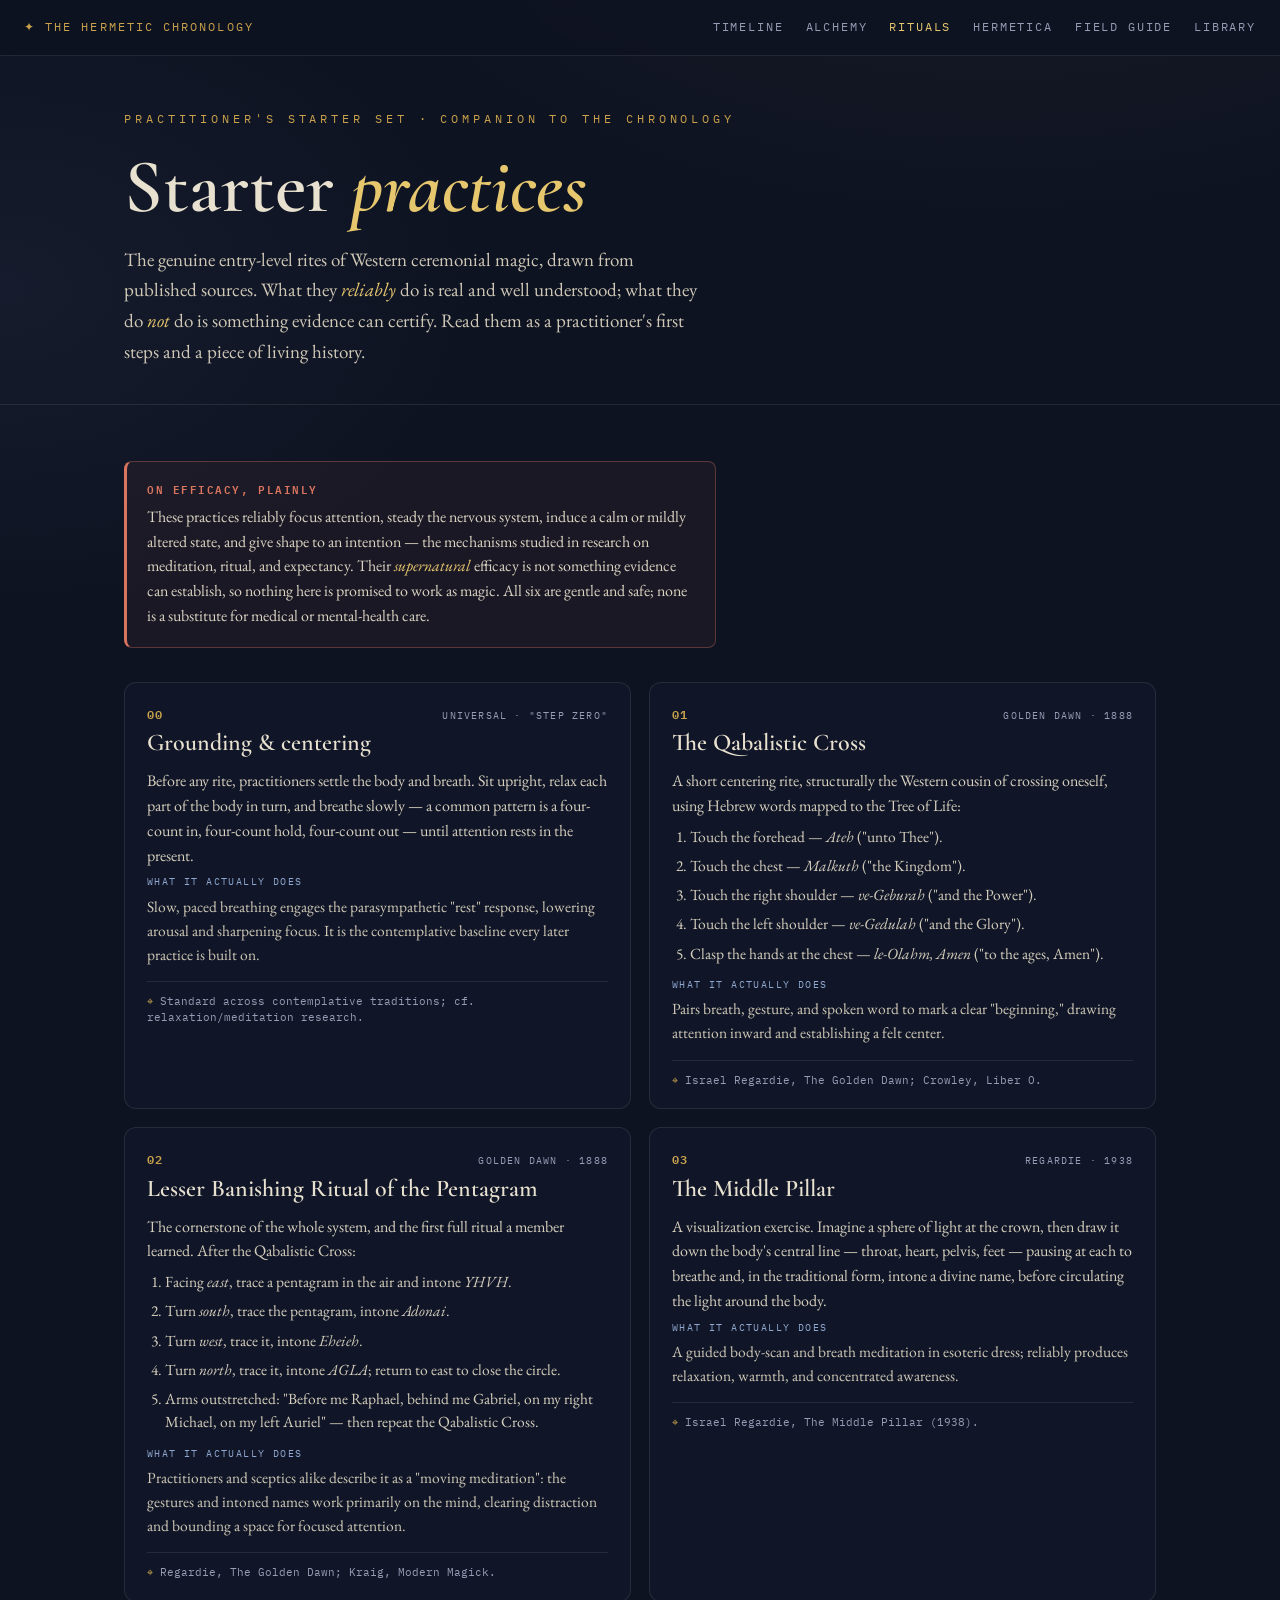
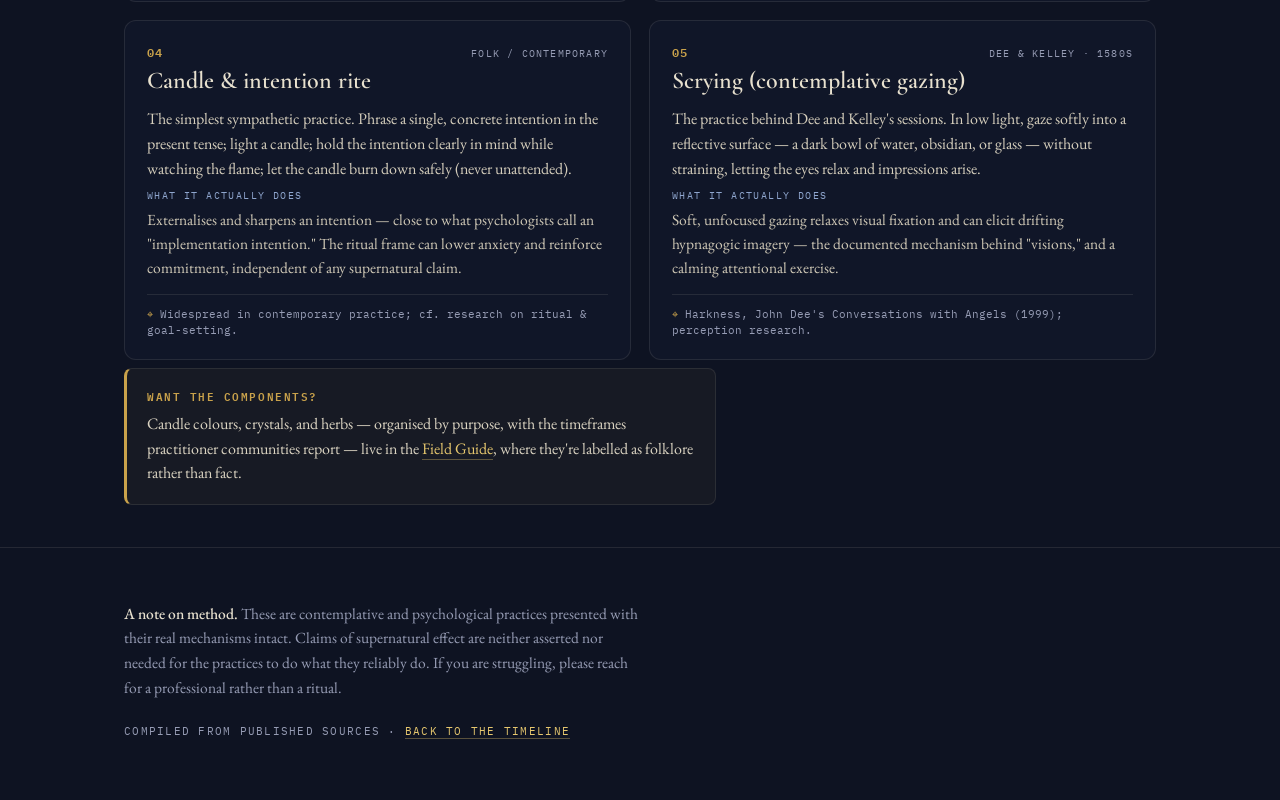
<file: rituals.html>
<!DOCTYPE html>
<html lang="en">
<head>
<meta charset="UTF-8" />
<meta name="viewport" content="width=device-width, initial-scale=1.0" />
<title>Rituals — The Hermetic Chronology</title>
<meta name="description" content="Six genuine beginner rites of Western ceremonial magic — grounding, the Qabalistic Cross, the Lesser Banishing Ritual of the Pentagram, the Middle Pillar, candle work, and scrying — with usable steps and an honest account of what they reliably do." />
<link rel="preconnect" href="https://fonts.googleapis.com" />
<link rel="preconnect" href="https://fonts.gstatic.com" crossorigin />
<link href="https://fonts.googleapis.com/css2?family=Cormorant+Garamond:ital,wght@0,400;0,500;0,600;0,700;1,400;1,500&family=EB+Garamond:ital,wght@0,400;0,500;1,400&family=IBM+Plex+Mono:wght@400;500;600&display=swap" rel="stylesheet" />
<link rel="stylesheet" href="styles.css" />
</head>
<body>

<div class="topbar">
  <a class="brand" href="index.html">✦ The Hermetic Chronology</a>
  <nav class="topnav" aria-label="Site navigation">
    <a href="index.html">Timeline</a>
    <a href="alchemy.html">Alchemy</a>
    <a href="rituals.html" aria-current="page">Rituals</a>
    <a href="hermetica.html">Hermetica</a>
    <a href="field-guide.html">Field Guide</a>
    <a href="library.html">Library</a>
  </nav>
</div>

<header class="page-hero">
  <div class="wrap">
    <div class="eyebrow">Practitioner's starter set · Companion to the Chronology</div>
    <h1 class="page-title">Starter <em>practices</em></h1>
    <p class="page-standfirst">
      The genuine entry-level rites of Western ceremonial magic, drawn from published sources. What they
      <em>reliably</em> do is real and well understood; what they do <em>not</em> do is something evidence can certify.
      Read them as a practitioner's first steps and a piece of living history.
    </p>
  </div>
</header>

<section class="practices">
  <div class="wrap">
    <div class="callout">
      <b>On efficacy, plainly</b>
      These practices reliably focus attention, steady the nervous system, induce a calm or mildly altered state, and
      give shape to an intention — the mechanisms studied in research on meditation, ritual, and expectancy. Their
      <em>supernatural</em> efficacy is not something evidence can establish, so nothing here is promised to work as
      magic. All six are gentle and safe; none is a substitute for medical or mental-health care.
    </div>

    <div class="practice-grid">

      <div class="pcard">
        <div class="pc-top"><span class="pc-num">00</span><span class="pc-origin">Universal · "step zero"</span></div>
        <h3>Grounding &amp; centering</h3>
        <p>Before any rite, practitioners settle the body and breath. Sit upright, relax each part of the body in turn,
        and breathe slowly — a common pattern is a four-count in, four-count hold, four-count out — until attention
        rests in the present.</p>
        <div class="pc-does"><span class="h">What it actually does</span>Slow, paced breathing engages the
        parasympathetic "rest" response, lowering arousal and sharpening focus. It is the contemplative baseline every
        later practice is built on.</div>
        <div class="pc-src">Standard across contemplative traditions; cf. relaxation/meditation research.</div>
      </div>

      <div class="pcard">
        <div class="pc-top"><span class="pc-num">01</span><span class="pc-origin">Golden Dawn · 1888</span></div>
        <h3>The Qabalistic Cross</h3>
        <p>A short centering rite, structurally the Western cousin of crossing oneself, using Hebrew words mapped to the
        Tree of Life:</p>
        <ol class="pc-steps">
          <li>Touch the forehead — <em>Ateh</em> ("unto Thee").</li>
          <li>Touch the chest — <em>Malkuth</em> ("the Kingdom").</li>
          <li>Touch the right shoulder — <em>ve-Geburah</em> ("and the Power").</li>
          <li>Touch the left shoulder — <em>ve-Gedulah</em> ("and the Glory").</li>
          <li>Clasp the hands at the chest — <em>le-Olahm, Amen</em> ("to the ages, Amen").</li>
        </ol>
        <div class="pc-does"><span class="h">What it actually does</span>Pairs breath, gesture, and spoken word to
        mark a clear "beginning," drawing attention inward and establishing a felt center.</div>
        <div class="pc-src">Israel Regardie, The Golden Dawn; Crowley, Liber O.</div>
      </div>

      <div class="pcard">
        <div class="pc-top"><span class="pc-num">02</span><span class="pc-origin">Golden Dawn · 1888</span></div>
        <h3>Lesser Banishing Ritual of the Pentagram</h3>
        <p>The cornerstone of the whole system, and the first full ritual a member learned. After the Qabalistic Cross:</p>
        <ol class="pc-steps">
          <li>Facing <em>east</em>, trace a pentagram in the air and intone <em>YHVH</em>.</li>
          <li>Turn <em>south</em>, trace the pentagram, intone <em>Adonai</em>.</li>
          <li>Turn <em>west</em>, trace it, intone <em>Eheieh</em>.</li>
          <li>Turn <em>north</em>, trace it, intone <em>AGLA</em>; return to east to close the circle.</li>
          <li>Arms outstretched: "Before me Raphael, behind me Gabriel, on my right Michael, on my left Auriel" — then repeat the Qabalistic Cross.</li>
        </ol>
        <div class="pc-does"><span class="h">What it actually does</span>Practitioners and sceptics alike describe it
        as a "moving meditation": the gestures and intoned names work primarily on the mind, clearing distraction and
        bounding a space for focused attention.</div>
        <div class="pc-src">Regardie, The Golden Dawn; Kraig, Modern Magick.</div>
      </div>

      <div class="pcard">
        <div class="pc-top"><span class="pc-num">03</span><span class="pc-origin">Regardie · 1938</span></div>
        <h3>The Middle Pillar</h3>
        <p>A visualization exercise. Imagine a sphere of light at the crown, then draw it down the body's central line —
        throat, heart, pelvis, feet — pausing at each to breathe and, in the traditional form, intone a divine name,
        before circulating the light around the body.</p>
        <div class="pc-does"><span class="h">What it actually does</span>A guided body-scan and breath meditation in
        esoteric dress; reliably produces relaxation, warmth, and concentrated awareness.</div>
        <div class="pc-src">Israel Regardie, The Middle Pillar (1938).</div>
      </div>

      <div class="pcard">
        <div class="pc-top"><span class="pc-num">04</span><span class="pc-origin">Folk / contemporary</span></div>
        <h3>Candle &amp; intention rite</h3>
        <p>The simplest sympathetic practice. Phrase a single, concrete intention in the present tense; light a candle;
        hold the intention clearly in mind while watching the flame; let the candle burn down safely (never unattended).</p>
        <div class="pc-does"><span class="h">What it actually does</span>Externalises and sharpens an intention — close
        to what psychologists call an "implementation intention." The ritual frame can lower anxiety and reinforce
        commitment, independent of any supernatural claim.</div>
        <div class="pc-src">Widespread in contemporary practice; cf. research on ritual &amp; goal-setting.</div>
      </div>

      <div class="pcard">
        <div class="pc-top"><span class="pc-num">05</span><span class="pc-origin">Dee &amp; Kelley · 1580s</span></div>
        <h3>Scrying (contemplative gazing)</h3>
        <p>The practice behind Dee and Kelley's sessions. In low light, gaze softly into a reflective surface — a dark
        bowl of water, obsidian, or glass — without straining, letting the eyes relax and impressions arise.</p>
        <div class="pc-does"><span class="h">What it actually does</span>Soft, unfocused gazing relaxes visual fixation
        and can elicit drifting hypnagogic imagery — the documented mechanism behind "visions," and a calming
        attentional exercise.</div>
        <div class="pc-src">Harkness, John Dee's Conversations with Angels (1999); perception research.</div>
      </div>

    </div>

    <div class="callout" style="margin-top:8px;border-color:var(--rule);border-left-color:var(--gold);background:rgba(201,162,75,.05);">
      <b style="color:var(--gold);">Want the components?</b>
      Candle colours, crystals, and herbs — organised by purpose, with the timeframes practitioner communities report —
      live in the <a href="field-guide.html">Field Guide</a>, where they're labelled as folklore rather than fact.
    </div>
  </div>
</section>

<footer>
  <div class="wrap">
    <p class="foot-note">
      <strong>A note on method.</strong> These are contemplative and psychological practices presented with their real
      mechanisms intact. Claims of supernatural effect are neither asserted nor needed for the practices to do what they
      reliably do. If you are struggling, please reach for a professional rather than a ritual.
    </p>
    <div class="foot-meta">Compiled from published sources · <a href="index.html">Back to the Timeline</a></div>
  </div>
</footer>

</body>
</html>
</file>
<file: styles.css>
/* The Hermetic Chronology — shared design system */
:root{
    --ink:#0E1322;
    --ink-2:#141B30;
    --ink-3:#1B2342;
    --gold:#C9A24B;
    --gold-bright:#E6C76E;
    --parch:#E8E1CF;
    --muted:#969CB4;
    --line:rgba(201,162,75,.30);
    --rule:rgba(232,225,207,.10);
    /* epistemic status colours */
    --st-doc:#D8B868;   /* documented  — gold */
    --st-disp:#8FA6CE;  /* disputed    — slate blue */
    --st-deb:#D9745F;   /* debunked    — rubric red */
    --st-con:#D79E56;   /* conspiracy  — amber/ember */
    --maxw:1080px;
    --serif:"EB Garamond",Georgia,"Times New Roman",serif;
    --display:"Cormorant Garamond",Georgia,serif;
    --mono:"IBM Plex Mono",ui-monospace,"SF Mono",Menlo,monospace;
  }

  *{box-sizing:border-box;}
  html{scroll-behavior:smooth;}
  body{
    margin:0;
    background:
      radial-gradient(1200px 700px at 78% -8%, rgba(201,162,75,.07), transparent 60%),
      radial-gradient(900px 600px at 0% 12%, rgba(143,166,206,.06), transparent 55%),
      var(--ink);
    color:var(--parch);
    font-family:var(--serif);
    font-size:18px;
    line-height:1.62;
    -webkit-font-smoothing:antialiased;
  }
  a{color:var(--gold-bright);text-decoration:none;border-bottom:1px solid rgba(230,199,110,.35);}
  a:hover{border-bottom-color:var(--gold-bright);}
  :focus-visible{outline:2px solid var(--gold-bright);outline-offset:3px;border-radius:2px;}

  .wrap{max-width:var(--maxw);margin:0 auto;padding:0 24px;}

  /* ---------- top bar ---------- */
  .topbar{
    display:flex;justify-content:space-between;align-items:center;gap:16px;
    padding:18px 24px;border-bottom:1px solid var(--rule);
    font-family:var(--mono);font-size:11.5px;letter-spacing:.18em;text-transform:uppercase;color:var(--muted);
    position:sticky;top:0;z-index:30;
    background:rgba(14,19,34,.82);backdrop-filter:blur(8px);
  }
  .topbar .brand{color:var(--gold);border-bottom:none;text-decoration:none;}
  .topnav{display:flex;gap:22px;}
  .topnav a{color:var(--muted);border-bottom:none;letter-spacing:.16em;transition:color .15s ease;}
  .topnav a:hover{color:var(--gold-bright);}

  /* ---------- hero ---------- */
  .hero{padding:62px 0 30px;text-align:center;}
  .emblem{width:78px;height:auto;display:block;margin:0 auto 26px;}
  .emblem path,.emblem line,.emblem circle{stroke:var(--gold);stroke-width:2.1;fill:none;stroke-linecap:round;stroke-linejoin:round;}
  .emblem .dot{fill:var(--gold-bright);stroke:none;}
  .eyebrow{
    font-family:var(--mono);font-size:11.5px;letter-spacing:.34em;text-transform:uppercase;
    color:var(--gold);margin-bottom:22px;
  }
  .maxim{
    font-family:var(--display);font-weight:600;font-style:italic;
    font-size:clamp(44px,9vw,92px);line-height:.96;letter-spacing:.005em;
    margin:0 0 8px;color:var(--parch);
  }
  .maxim .b{display:block;color:var(--gold-bright);font-style:normal;}
  .hero-sub{
    font-family:var(--mono);font-size:12px;letter-spacing:.16em;text-transform:uppercase;
    color:var(--muted);margin:18px 0 26px;
  }
  .lede{max-width:62ch;margin:0 auto;color:#CFC8B6;font-size:19px;}
  .lede em{color:var(--gold-bright);font-style:italic;}

  /* ---------- legend ---------- */
  .legend{
    max-width:var(--maxw);margin:42px auto 0;padding:22px 24px;
    border:1px solid var(--rule);border-radius:10px;background:rgba(20,27,48,.5);
  }
  .legend h2{
    font-family:var(--mono);font-size:11px;letter-spacing:.26em;text-transform:uppercase;
    color:var(--muted);margin:0 0 16px;font-weight:500;
  }
  .legend-grid{display:grid;grid-template-columns:repeat(4,1fr);gap:18px;}
  .leg-item{display:flex;gap:11px;align-items:flex-start;}
  .leg-mark{width:13px;height:13px;border-radius:50%;flex:0 0 auto;margin-top:5px;}
  .leg-mark.doc{background:var(--st-doc);transform:rotate(45deg);border-radius:2px;}
  .leg-mark.disp{background:transparent;border:2px solid var(--st-disp);}
  .leg-mark.deb{background:var(--st-deb);}
  .leg-mark.con{background:transparent;border:2px solid var(--st-con);position:relative;}
  .leg-name{font-family:var(--mono);font-size:11px;letter-spacing:.12em;text-transform:uppercase;display:block;margin-bottom:2px;}
  .leg-name.doc{color:var(--st-doc);}
  .leg-name.disp{color:var(--st-disp);}
  .leg-name.deb{color:var(--st-deb);}
  .leg-name.con{color:var(--st-con);}
  .leg-desc{font-size:15px;color:var(--muted);line-height:1.45;}

  /* ---------- controls ---------- */
  .controls{
    max-width:var(--maxw);margin:26px auto 0;padding:0 24px;
    display:flex;flex-wrap:wrap;gap:14px 20px;align-items:center;
    position:sticky;top:55px;z-index:20;
  }
  .controls-inner{
    width:100%;display:flex;flex-wrap:wrap;gap:12px 16px;align-items:center;
    background:rgba(14,19,34,.9);backdrop-filter:blur(8px);
    border:1px solid var(--rule);border-radius:12px;padding:14px 16px;
  }
  .search{
    flex:1 1 240px;display:flex;align-items:center;gap:9px;
    background:var(--ink-2);border:1px solid var(--rule);border-radius:8px;padding:9px 12px;
  }
  .search svg{flex:0 0 auto;stroke:var(--muted);}
  .search input{
    flex:1;background:transparent;border:none;color:var(--parch);
    font-family:var(--serif);font-size:16px;outline:none;
  }
  .search input::placeholder{color:var(--muted);}
  .field{display:flex;align-items:center;gap:8px;}
  .field label{font-family:var(--mono);font-size:10.5px;letter-spacing:.16em;text-transform:uppercase;color:var(--muted);}
  select{
    font-family:var(--mono);font-size:12px;color:var(--parch);background:var(--ink-2);
    border:1px solid var(--rule);border-radius:8px;padding:8px 10px;cursor:pointer;
  }
  .chips{display:flex;flex-wrap:wrap;gap:8px;}
  .chip{
    font-family:var(--mono);font-size:10.5px;letter-spacing:.1em;text-transform:uppercase;
    background:var(--ink-2);border:1px solid var(--rule);color:var(--muted);
    padding:7px 11px;border-radius:999px;cursor:pointer;transition:all .15s ease;
    display:inline-flex;align-items:center;gap:7px;
  }
  .chip .swatch{width:9px;height:9px;border-radius:50%;}
  .chip[data-k="documented"] .swatch{background:var(--st-doc);}
  .chip[data-k="disputed"] .swatch{background:var(--st-disp);}
  .chip[data-k="debunked"] .swatch{background:var(--st-deb);}
  .chip[data-k="conspiracy"] .swatch{background:var(--st-con);}
  .chip.off{opacity:.4;}
  .chip[aria-pressed="true"]{border-color:rgba(201,162,75,.45);color:var(--parch);background:var(--ink-3);}
  .reset{
    font-family:var(--mono);font-size:11px;letter-spacing:.1em;text-transform:uppercase;
    color:var(--gold);background:none;border:none;cursor:pointer;padding:6px 4px;
  }
  .reset:hover{color:var(--gold-bright);}
  .count{font-family:var(--mono);font-size:11px;letter-spacing:.08em;color:var(--muted);margin-left:auto;}

  /* ---------- timeline ---------- */
  .timeline{position:relative;max-width:var(--maxw);margin:38px auto 0;padding:8px 24px 40px;}
  .tl-inner{position:relative;}
  .tl-inner::before{
    content:"";position:absolute;left:7px;top:6px;bottom:0;width:2px;
    background:linear-gradient(180deg,transparent,var(--gold) 4%,var(--line) 40%,var(--line) 86%,transparent);
  }

  .era{position:relative;padding:30px 0 14px 44px;}
  .era::before{
    content:"";position:absolute;left:0;top:38px;width:16px;height:16px;border-radius:50%;
    background:var(--ink);border:2px solid var(--gold);box-shadow:0 0 0 4px var(--ink),0 0 14px rgba(201,162,75,.4);
  }
  .era-name{font-family:var(--display);font-weight:600;font-size:27px;color:var(--gold-bright);line-height:1.1;margin:0;}
  .era-range{font-family:var(--mono);font-size:11px;letter-spacing:.18em;text-transform:uppercase;color:var(--muted);margin-top:5px;}

  .entry{position:relative;padding:13px 0 13px 44px;}
  .entry::before{
    content:"";position:absolute;left:2px;top:24px;width:13px;height:13px;border-radius:50%;
    background:var(--muted);box-shadow:0 0 0 4px var(--ink);transition:transform .18s ease;
  }
  .entry[data-k="documented"]::before{background:var(--st-doc);transform:rotate(45deg);border-radius:2px;left:2px;}
  .entry[data-k="disputed"]::before{background:var(--ink);border:2px solid var(--st-disp);}
  .entry[data-k="debunked"]::before{background:var(--st-deb);}
  .entry[data-k="conspiracy"]::before{background:var(--ink);border:2px solid var(--st-con);}
  .entry:hover::before{transform:scale(1.35);}
  .entry[data-k="documented"]:hover::before{transform:rotate(45deg) scale(1.3);}

  .card{
    border:1px solid var(--rule);border-radius:11px;background:rgba(20,27,48,.46);
    padding:18px 20px;transition:border-color .2s ease,background .2s ease,transform .2s ease;
  }
  .entry:hover .card{border-color:rgba(201,162,75,.34);background:rgba(27,35,66,.6);}
  .card-head{display:flex;align-items:baseline;gap:14px;flex-wrap:wrap;margin-bottom:8px;}
  .yr{font-family:var(--mono);font-weight:600;font-size:14px;letter-spacing:.04em;color:var(--gold);white-space:nowrap;}
  .tag{
    font-family:var(--mono);font-size:9.5px;letter-spacing:.14em;text-transform:uppercase;
    padding:3px 8px;border-radius:999px;border:1px solid;
  }
  .tag.doc{color:var(--st-doc);border-color:rgba(216,184,104,.4);background:rgba(216,184,104,.08);}
  .tag.disp{color:var(--st-disp);border-color:rgba(143,166,206,.4);background:rgba(143,166,206,.08);}
  .tag.deb{color:var(--st-deb);border-color:rgba(217,116,95,.4);background:rgba(217,116,95,.08);}
  .tag.con{color:var(--st-con);border-color:rgba(215,158,86,.4);background:rgba(215,158,86,.08);}
  .card h3{font-family:var(--display);font-weight:600;font-size:23px;line-height:1.18;margin:0 0 7px;color:var(--parch);}
  .card p{margin:0 0 11px;font-size:17px;color:#D5CEBC;}
  .src{font-family:var(--mono);font-size:11px;letter-spacing:.04em;color:var(--muted);line-height:1.5;}
  .src::before{content:"⌖ ";color:var(--gold);}

  .empty{padding:46px 44px;color:var(--muted);font-size:17px;}
  .empty b{color:var(--parch);font-weight:500;}

  /* reveal animation (only when JS present & motion allowed) */
  .js .entry,.js .era{opacity:0;transform:translateY(14px);transition:opacity .55s ease,transform .55s ease;}
  .js .entry.in-view,.js .era.in-view{opacity:1;transform:none;}

  /* ---------- practices ---------- */
  .practices{border-top:1px solid var(--rule);margin-top:30px;padding:56px 0 8px;}
  .sec-head h2{font-family:var(--display);font-weight:600;font-size:clamp(30px,5vw,40px);color:var(--gold-bright);margin:0 0 6px;line-height:1.05;}
  .sec-head .sub{font-family:var(--mono);font-size:11px;letter-spacing:.16em;text-transform:uppercase;color:var(--muted);margin-bottom:24px;}
  .callout{
    border:1px solid rgba(217,116,95,.35);border-left:3px solid var(--st-deb);
    background:rgba(217,116,95,.06);border-radius:8px;padding:18px 20px;margin:0 0 34px;
    font-size:16px;color:#DAD3C1;line-height:1.55;max-width:74ch;
  }
  .callout b{font-family:var(--mono);font-size:11px;letter-spacing:.14em;text-transform:uppercase;color:var(--st-deb);display:block;margin-bottom:8px;font-weight:600;}
  .callout em{color:var(--gold-bright);font-style:italic;}
  .practice-grid{display:grid;grid-template-columns:repeat(2,1fr);gap:18px;}
  .pcard{border:1px solid var(--rule);border-radius:12px;background:rgba(20,27,48,.46);padding:22px 22px 20px;display:flex;flex-direction:column;}
  .pcard:hover{border-color:rgba(201,162,75,.3);}
  .pc-top{display:flex;align-items:baseline;gap:12px;margin-bottom:4px;}
  .pc-num{font-family:var(--mono);font-size:12px;font-weight:600;color:var(--gold);letter-spacing:.08em;}
  .pc-origin{font-family:var(--mono);font-size:10px;letter-spacing:.12em;text-transform:uppercase;color:var(--muted);margin-left:auto;text-align:right;}
  .pcard h3{font-family:var(--display);font-weight:600;font-size:24px;line-height:1.12;margin:2px 0 12px;color:var(--parch);}
  .pc-label{font-family:var(--mono);font-size:10px;letter-spacing:.16em;text-transform:uppercase;color:var(--gold);margin:14px 0 7px;}
  .pc-steps{margin:0 0 6px;padding-left:18px;}
  .pc-steps li{font-size:15.5px;color:#D5CEBC;line-height:1.5;margin-bottom:6px;}
  .pcard p{font-size:16px;color:#D5CEBC;line-height:1.55;margin:0 0 6px;}
  .pc-does{font-size:15.5px;color:#CFC8B6;line-height:1.55;margin:0;}
  .pc-does .h{color:var(--st-disp);font-family:var(--mono);font-size:10px;letter-spacing:.14em;text-transform:uppercase;display:block;margin-bottom:5px;}
  .pc-src{font-family:var(--mono);font-size:10.5px;color:var(--muted);margin-top:14px;padding-top:12px;border-top:1px solid var(--rule);line-height:1.5;}
  .pc-src::before{content:"⌖ ";color:var(--gold);}

  /* library tier tags */
  .tier{font-family:var(--mono);font-size:9px;letter-spacing:.12em;text-transform:uppercase;padding:2px 7px;border-radius:999px;border:1px solid;margin-left:8px;vertical-align:middle;white-space:nowrap;}
  .tier.sch{color:var(--st-doc);border-color:rgba(216,184,104,.4);}
  .tier.jrn{color:var(--st-disp);border-color:rgba(143,166,206,.4);}
  .tier.web{color:var(--st-con);border-color:rgba(215,158,86,.4);}

  /* ---------- references ---------- */
  .refs{border-top:1px solid var(--rule);margin-top:30px;padding:54px 0 20px;}
  .refs h2{font-family:var(--display);font-weight:600;font-size:30px;color:var(--gold-bright);margin:0 0 6px;}
  .refs .sub{font-family:var(--mono);font-size:11px;letter-spacing:.16em;text-transform:uppercase;color:var(--muted);margin-bottom:28px;}
  .ref-block{margin-bottom:30px;}
  .ref-block h3{font-family:var(--mono);font-size:11px;letter-spacing:.2em;text-transform:uppercase;color:var(--gold);margin:0 0 14px;font-weight:500;}
  .ref-list{list-style:none;margin:0;padding:0;display:grid;gap:11px;}
  .ref-list li{padding-left:18px;position:relative;font-size:16px;color:#D5CEBC;line-height:1.5;}
  .ref-list li::before{content:"";position:absolute;left:0;top:10px;width:6px;height:6px;background:var(--gold);transform:rotate(45deg);}
  .ref-list .meta{color:var(--muted);font-style:italic;}

  /* ---------- footer ---------- */
  footer{border-top:1px solid var(--rule);padding:38px 0 60px;}
  .foot-note{max-width:74ch;color:var(--muted);font-size:15.5px;line-height:1.6;}
  .foot-note strong{color:var(--parch);font-weight:500;}
  .foot-meta{font-family:var(--mono);font-size:10.5px;letter-spacing:.12em;text-transform:uppercase;color:var(--muted);margin-top:22px;}

  @media (max-width:720px){
    body{font-size:17px;}
    .legend-grid{grid-template-columns:1fr 1fr;gap:16px;}
    .controls{top:51px;}
    .count{margin-left:0;width:100%;}
    .card h3{font-size:21px;}
    .era-name{font-size:23px;}
    .practice-grid{grid-template-columns:1fr;}
    .topbar{flex-wrap:wrap;gap:10px 16px;}
    .topnav{gap:18px;}
  }
  @media (max-width:440px){
    .legend-grid{grid-template-columns:1fr;}
  }
  @media (prefers-reduced-motion:reduce){
    html{scroll-behavior:auto;}
    .js .entry,.js .era{opacity:1;transform:none;transition:none;}
    .entry:hover::before,.card{transition:none;}
  }

/* ============================================================
   MULTI-PAGE COMPONENTS (added for the expanded site)
   ============================================================ */

/* active nav state */
.topnav a[aria-current="page"]{color:var(--gold-bright);}

/* sub-page hero */
.page-hero{padding:54px 0 6px;}
.page-hero .wrap{max-width:var(--maxw);}
.page-title{font-family:var(--display);font-weight:600;font-size:clamp(40px,8vw,76px);line-height:.98;margin:14px 0 0;color:var(--parch);}
.page-title em{font-style:italic;color:var(--gold-bright);}
.page-standfirst{max-width:64ch;margin:20px 0 0;font-size:19px;color:#CFC8B6;}
.page-standfirst em{color:var(--gold-bright);font-style:italic;}

/* explore-further hub (home page) */
.hub{border-top:1px solid var(--rule);margin-top:30px;padding:54px 0 8px;}
.hub-grid{display:grid;grid-template-columns:repeat(2,1fr);gap:16px;margin-top:8px;}
.hub-card{display:block;border:1px solid var(--rule);border-radius:12px;background:rgba(20,27,48,.46);padding:22px;text-decoration:none;border-bottom:1px solid var(--rule);transition:border-color .2s ease,background .2s ease,transform .2s ease;}
.hub-card:hover{border-color:rgba(201,162,75,.4);background:rgba(27,35,66,.62);transform:translateY(-2px);}
.hub-card .hc-eyebrow{font-family:var(--mono);font-size:10px;letter-spacing:.18em;text-transform:uppercase;color:var(--gold);}
.hub-card h3{font-family:var(--display);font-weight:600;font-size:25px;line-height:1.1;margin:8px 0 8px;color:var(--parch);}
.hub-card p{font-size:15.5px;color:#CBC4B2;line-height:1.5;margin:0 0 12px;}
.hub-card .go{font-family:var(--mono);font-size:11px;letter-spacing:.1em;text-transform:uppercase;color:var(--gold-bright);}

/* alchemy stage rail */
.stages{position:relative;margin:6px 0 0;padding-left:6px;}
.stage{position:relative;border:1px solid var(--rule);border-left:3px solid var(--sc);border-radius:11px;background:rgba(20,27,48,.46);padding:18px 20px;margin-bottom:14px;}
.stage .st-top{display:flex;align-items:baseline;gap:12px;flex-wrap:wrap;margin-bottom:6px;}
.stage .sw{width:14px;height:14px;border-radius:50%;background:var(--sc);border:1px solid rgba(255,255,255,.25);flex:0 0 auto;}
.stage h3{font-family:var(--display);font-weight:600;font-size:23px;margin:0;color:var(--parch);}
.stage .lat{font-family:var(--mono);font-size:11px;letter-spacing:.14em;text-transform:uppercase;color:var(--sc);}
.stage p{margin:8px 0 0;font-size:16px;color:#D5CEBC;line-height:1.55;}
.stage .pair{display:grid;grid-template-columns:1fr 1fr;gap:14px;margin-top:12px;}
.stage .pair .h{font-family:var(--mono);font-size:9.5px;letter-spacing:.14em;text-transform:uppercase;color:var(--muted);display:block;margin-bottom:4px;}
.stage .pair div{font-size:14.5px;color:#CBC4B2;line-height:1.45;}

/* generic info grid + cards */
.info-grid{display:grid;grid-template-columns:repeat(2,1fr);gap:16px;}
.info-card{border:1px solid var(--rule);border-radius:11px;background:rgba(20,27,48,.46);padding:20px;}
.info-card h3{font-family:var(--display);font-weight:600;font-size:21px;margin:0 0 4px;color:var(--parch);}
.info-card .meta{font-family:var(--mono);font-size:10px;letter-spacing:.12em;text-transform:uppercase;color:var(--gold);margin-bottom:9px;}
.info-card p{font-size:15.5px;color:#D5CEBC;line-height:1.55;margin:0;}

/* field-guide tables */
.table-wrap{overflow-x:auto;border:1px solid var(--rule);border-radius:11px;margin:4px 0 8px;}
table.fg{width:100%;border-collapse:collapse;min-width:680px;}
table.fg caption{caption-side:top;text-align:left;font-family:var(--mono);font-size:10.5px;letter-spacing:.16em;text-transform:uppercase;color:var(--gold);padding:14px 16px 0;}
table.fg th,table.fg td{padding:11px 16px;text-align:left;vertical-align:top;border-bottom:1px solid var(--rule);font-size:15px;line-height:1.45;}
table.fg thead th{font-family:var(--mono);font-size:10px;letter-spacing:.12em;text-transform:uppercase;color:var(--muted);font-weight:500;background:rgba(20,27,48,.6);}
table.fg tbody tr:last-child td{border-bottom:none;}
table.fg td:first-child{color:var(--gold-bright);font-family:var(--display);font-size:18px;font-weight:600;white-space:nowrap;}
table.fg td.dur{font-family:var(--mono);font-size:12px;color:var(--st-disp);white-space:nowrap;}
.swatch-dot{display:inline-block;width:10px;height:10px;border-radius:50%;margin-right:7px;vertical-align:middle;border:1px solid rgba(255,255,255,.2);}

@media (max-width:720px){
  .hub-grid,.info-grid{grid-template-columns:1fr;}
  .stage .pair{grid-template-columns:1fr;}
  .page-standfirst{font-size:17px;}
}

.stack{display:flex;flex-direction:column;gap:16px;}
</file>
